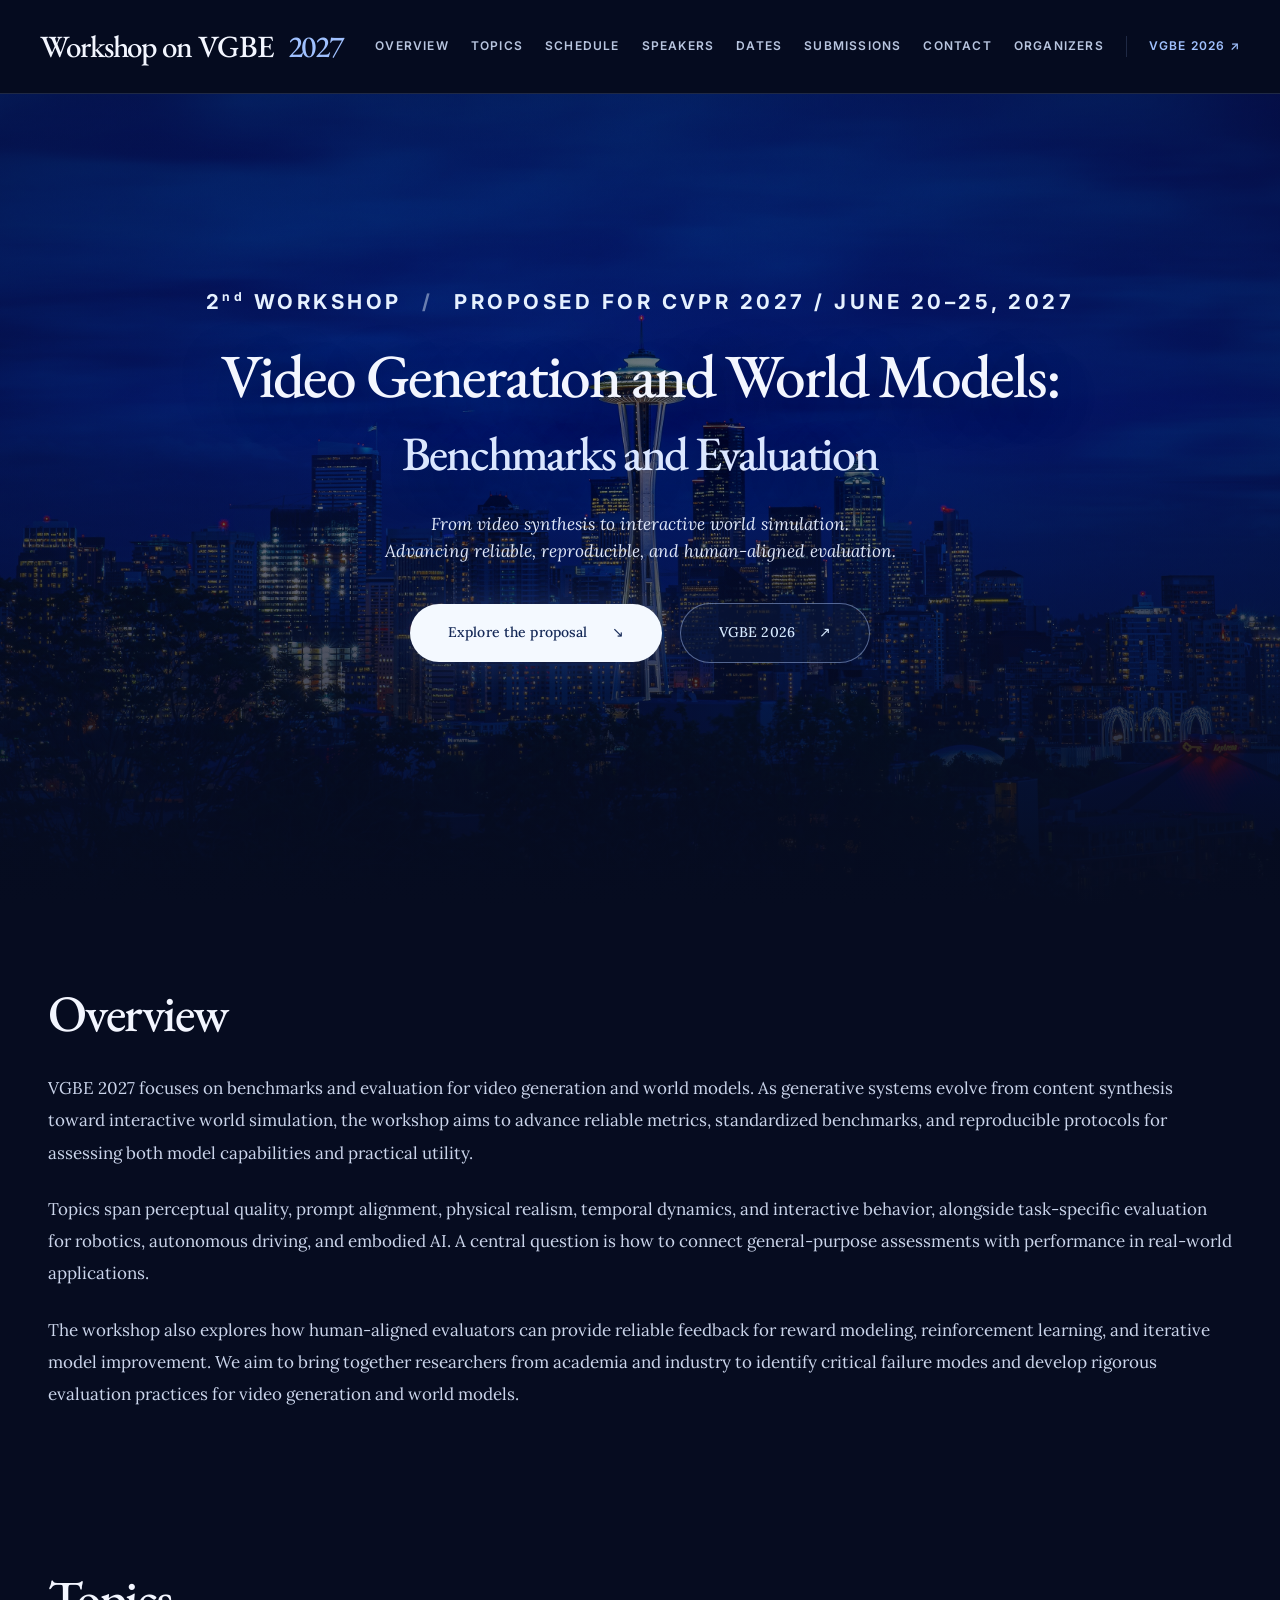
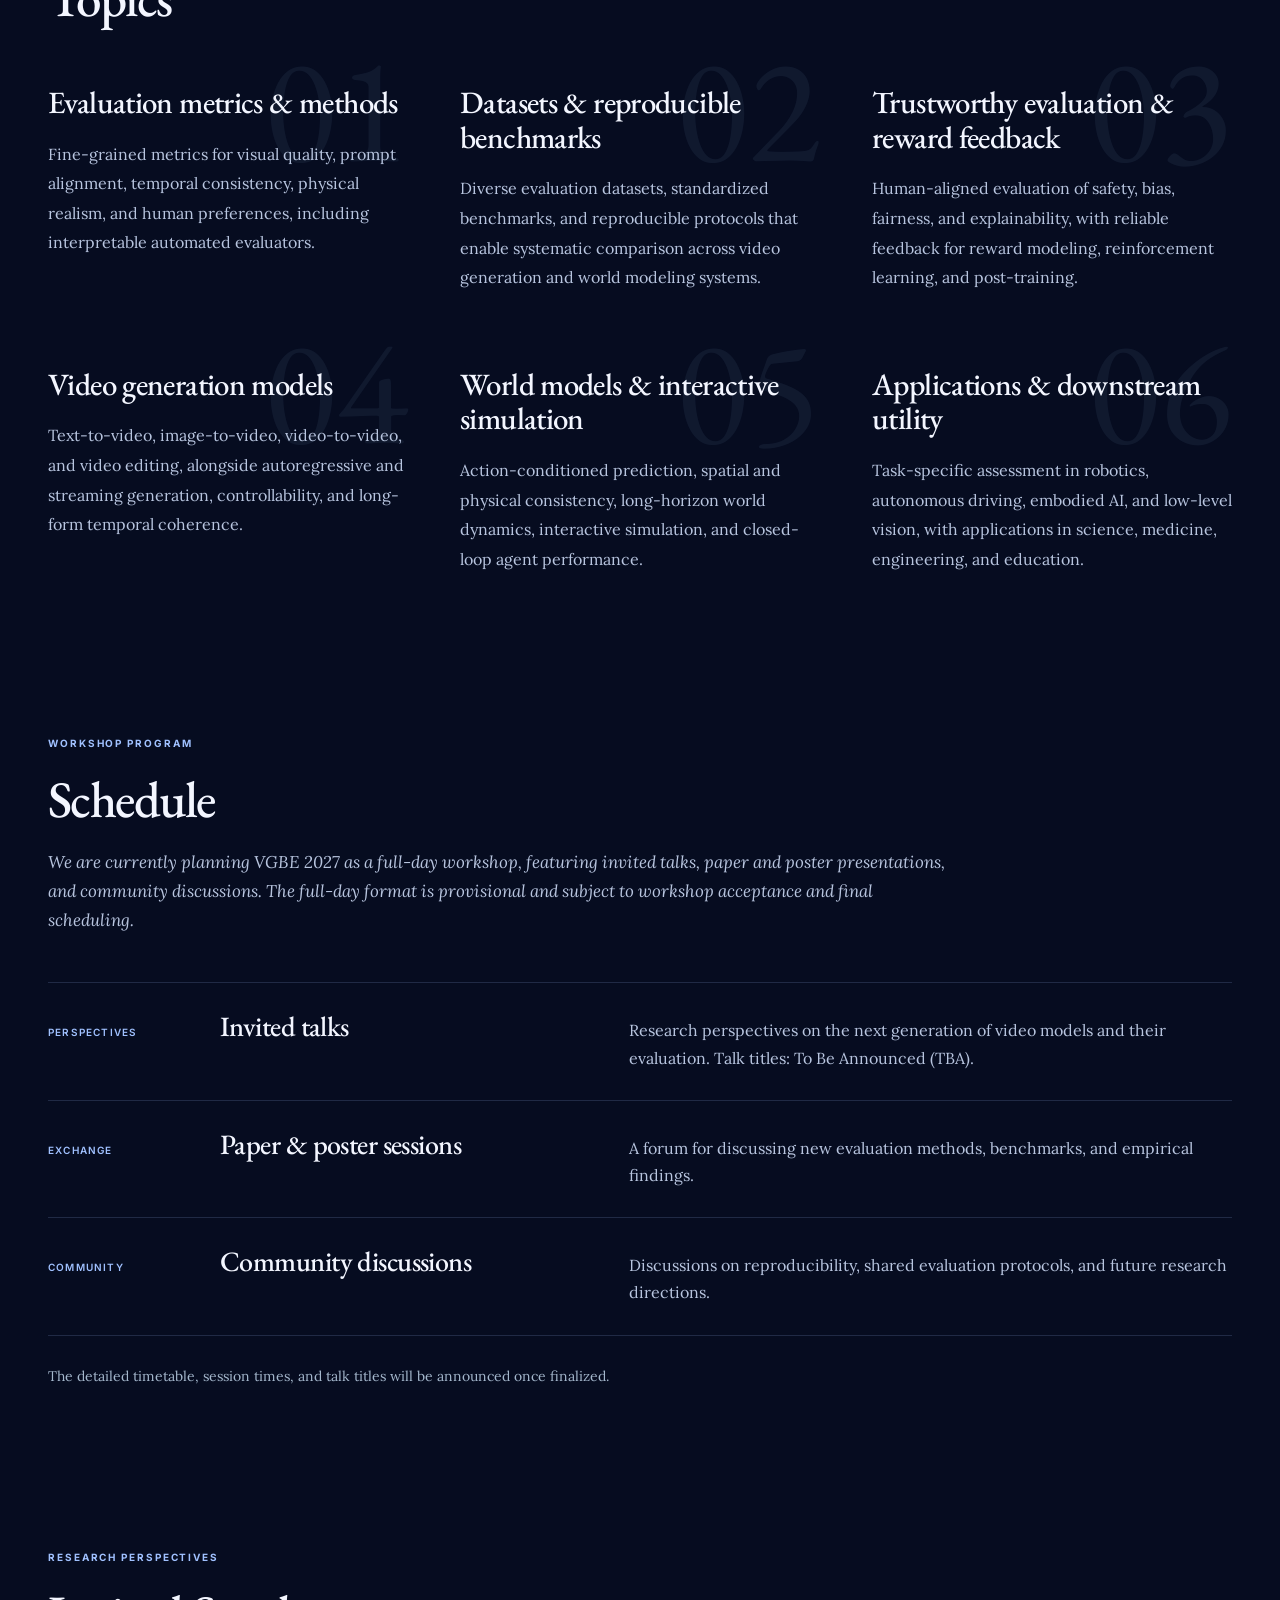
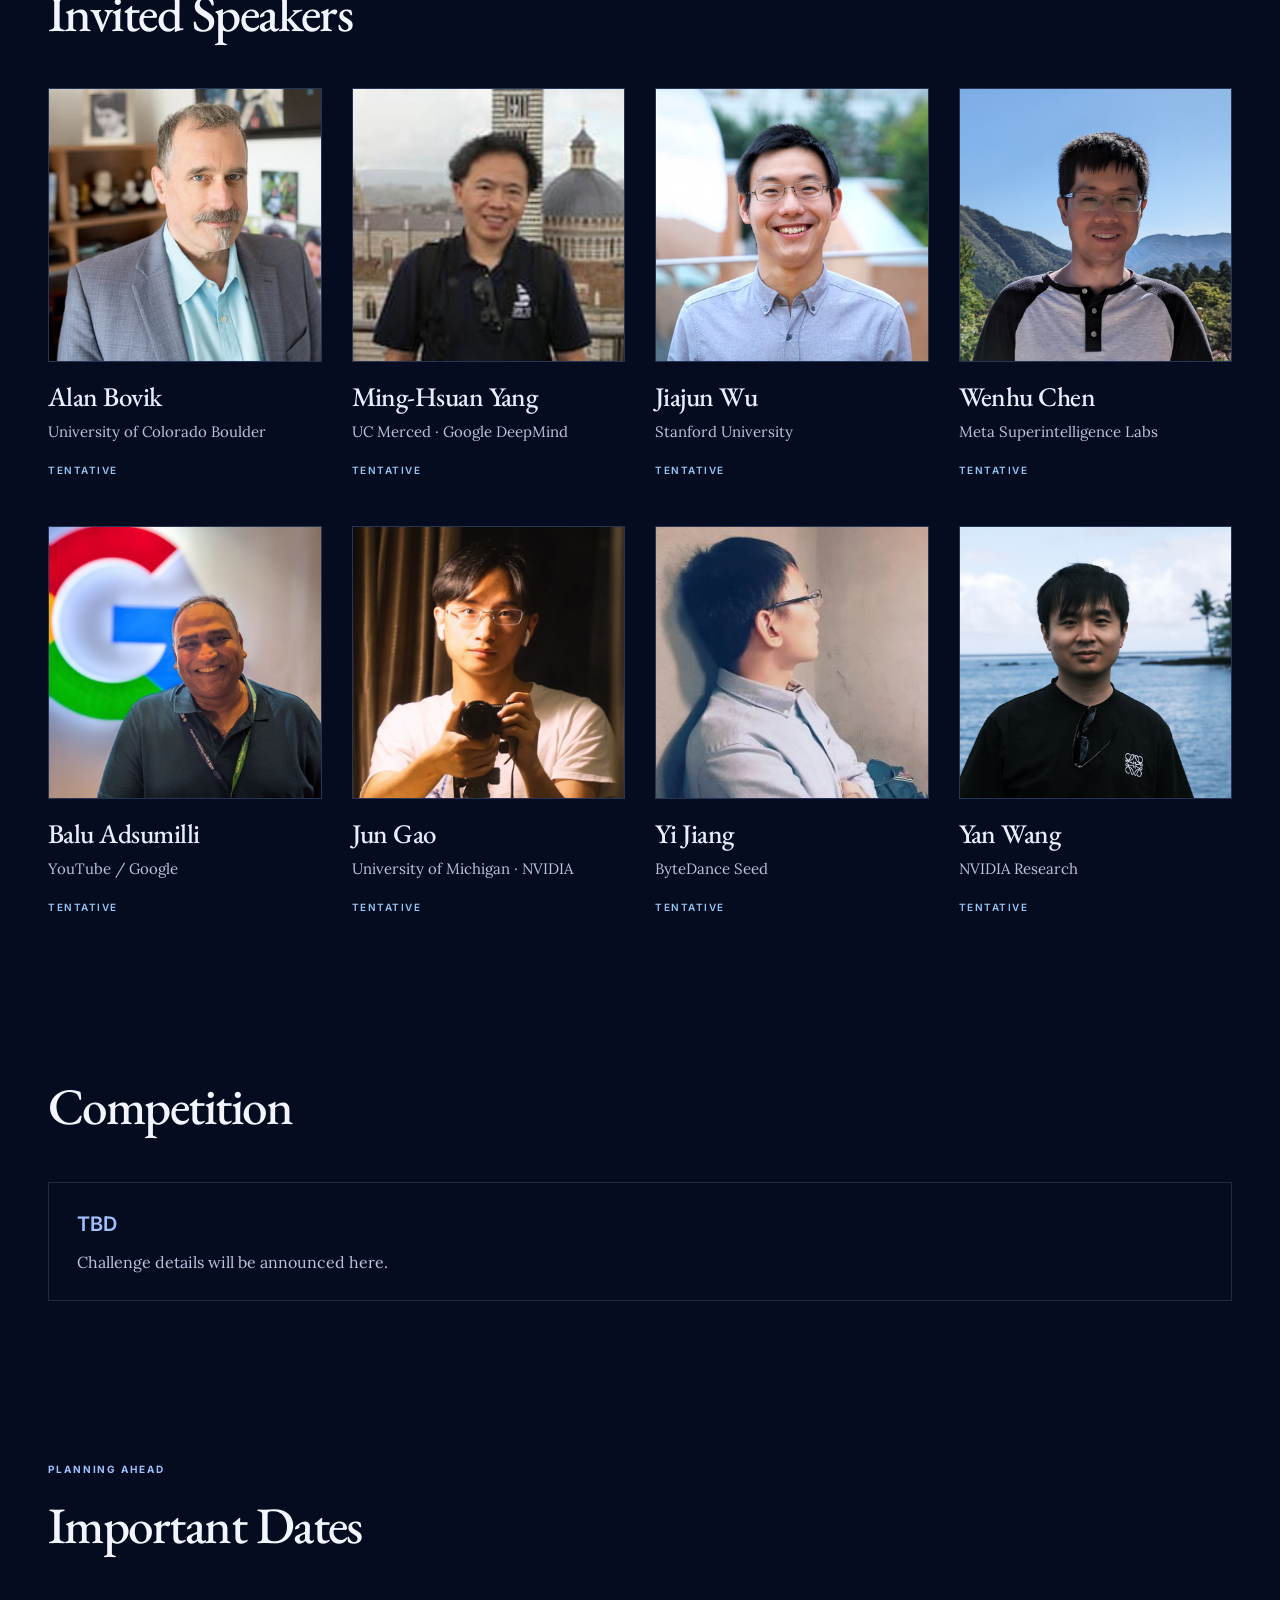
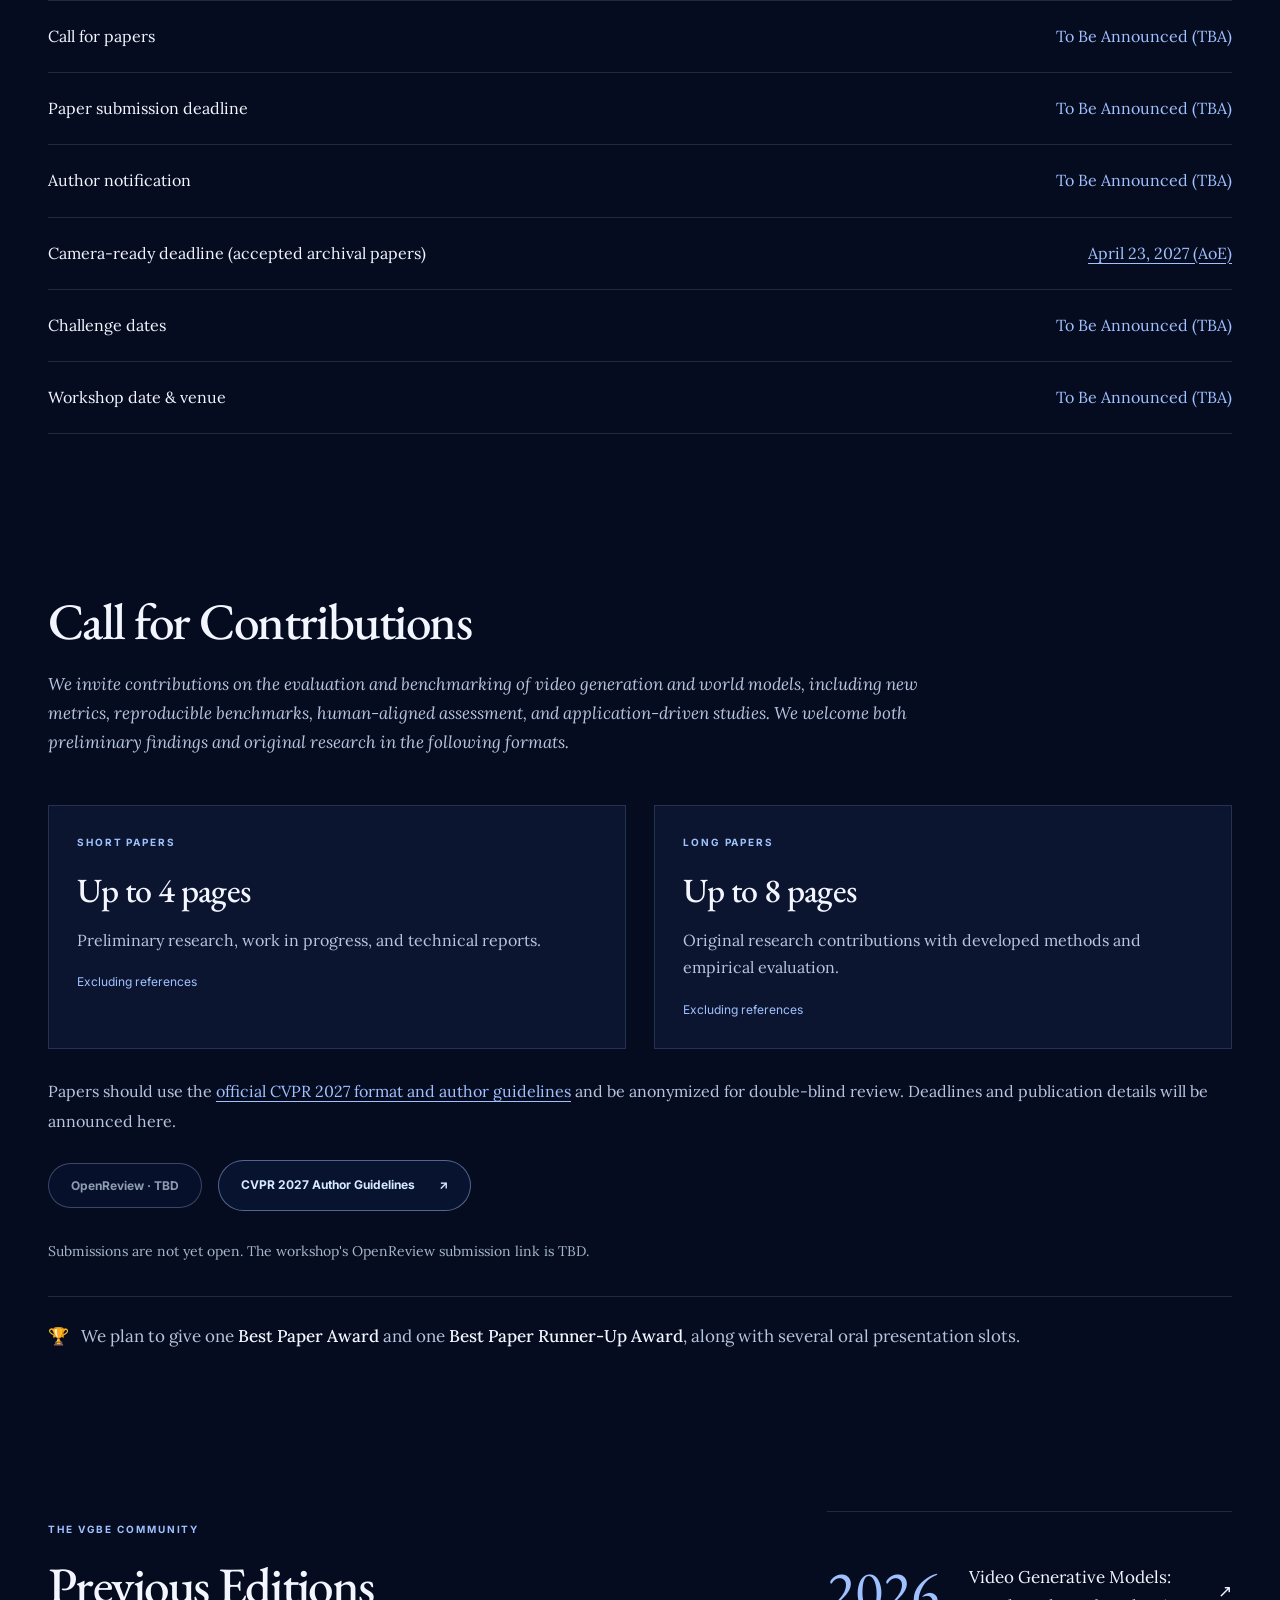
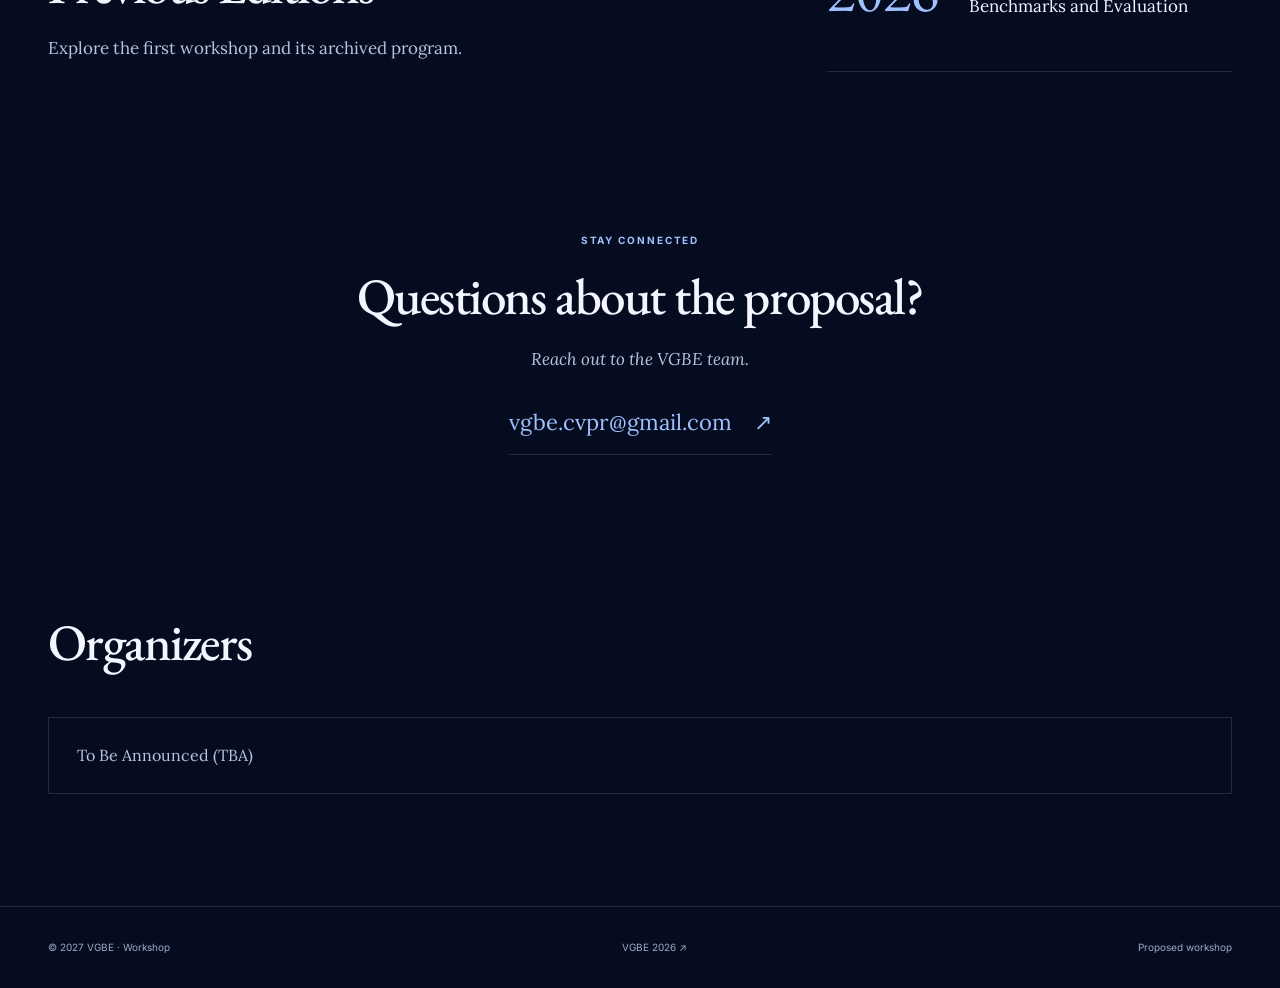
<file: index.html>
<!DOCTYPE html>
<html lang="en">

<head>
  <meta charset="UTF-8">
  <meta name="viewport" content="width=device-width, initial-scale=1">
  <meta name="description"
    content="VGBE 2027: Video Generation and World Models: Benchmarks and Evaluation. A proposed CVPR 2027 workshop on video generation, world models, benchmarks, and evaluation.">
  <meta name="theme-color" content="#060c20">
  <title>VGBE 2027 | Video Generation and World Models | Workshop Proposal</title>
  <link rel="preconnect" href="https://fonts.googleapis.com">
  <link rel="preconnect" href="https://fonts.gstatic.com" crossorigin>
  <link
    href="https://fonts.googleapis.com/css2?family=EB+Garamond:wght@400;500;600&family=Inter:wght@400;600;700&family=Lora:ital,wght@0,400;0,500;1,400&display=swap"
    rel="stylesheet">
  <link rel="stylesheet" href="styles.css?v=8">
  <script src="script.js?v=3" defer></script>
</head>

<body>
  <a class="skip-link" href="#about">Skip to content</a>
  <header class="header">
    <nav class="navigation" aria-label="Main navigation">
      <a class="brand" href="#top">Workshop on VGBE <span>2027</span></a>
      <button class="menu-toggle" type="button" aria-expanded="false" aria-controls="nav-links">Menu <span
          aria-hidden="true">☰</span></button>
      <div class="nav-links" id="nav-links">
        <a href="#about">Overview</a>
        <a href="#topics">Topics</a>
        <a href="#schedule">Schedule</a>
        <a href="#speakers">Speakers</a>
        <a href="#dates">Dates</a>
        <a href="#participate">Submissions</a>
        <a href="#contact">Contact</a>
        <a href="#organizers">Organizers</a>
        <a class="past-edition" href="2026/index.html">VGBE 2026 <span aria-hidden="true">↗</span></a>
      </div>
    </nav>
  </header>
  <main>
    <section class="hero" id="top" aria-labelledby="hero-title">
      <div class="hero-content">
        <p class="eyebrow hero-eyebrow">2<sup>nd</sup> Workshop <span aria-hidden="true">/</span> Proposed for CVPR 2027
          /</span> June 20–25, 2027
        </p>
        <h1 id="hero-title"><span class="hero-title-main">Video Generation and World Models:</span><span
            class="hero-title-subtitle">Benchmarks and Evaluation</span></h1>
        <p class="hero-description">From video synthesis to interactive world simulation.<br class="desktop-break">
          Advancing reliable, reproducible, and human-aligned evaluation.</p>
        <div class="hero-actions"><a class="button button-light" href="#about">Explore the proposal <span
              aria-hidden="true">↘</span></a><a class="button button-outline" href="2026/index.html">VGBE 2026 <span
              aria-hidden="true">↗</span></a></div>
      </div>
      <!-- <div class="hero-bottom"><span>VGBE / 2027</span><span>Measuring progress. Building trust.</span></div> -->
      <!-- <div class="hero-bottom"><span></span><span></span></div> -->
    </section>
    <section class="section overview" id="about">
      <div class="container overview-grid">
        <div>
          <h2>Overview</h2>
        </div>
        <div class="prose">
          <p>VGBE 2027 focuses on benchmarks and evaluation for video generation and world models. As generative systems
            evolve from content synthesis toward interactive world simulation, the workshop aims to advance reliable
            metrics, standardized benchmarks, and reproducible protocols for assessing both model capabilities and
            practical utility.</p>
          <p>Topics span perceptual quality, prompt alignment, physical realism, temporal dynamics, and interactive
            behavior, alongside task-specific evaluation for robotics, autonomous driving, and embodied AI. A central
            question is how to connect general-purpose assessments with performance in real-world applications.</p>
          <p>The workshop also explores how human-aligned evaluators can provide reliable feedback for reward modeling,
            reinforcement learning, and iterative model improvement. We aim to bring together researchers from academia
            and industry to identify critical failure modes and develop rigorous evaluation practices for video
            generation and world models.</p>
        </div>
      </div>
    </section>
    <section class="section topics" id="topics">
      <div class="container">
        <div class="section-heading">
          <h2>Topics</h2>
        </div>
        <div class="topic-grid">
          <article class="topic"><span class="topic-number">01</span>
            <h3>Evaluation metrics &amp; methods</h3>
            <p>Fine-grained metrics for visual quality, prompt alignment, temporal consistency, physical realism,
              and human preferences, including interpretable automated evaluators.</p>
          </article>
          <article class="topic"><span class="topic-number">02</span>
            <h3>Datasets &amp; reproducible benchmarks</h3>
            <p>Diverse evaluation datasets, standardized benchmarks, and reproducible protocols that enable
              systematic comparison across video generation and world modeling systems.</p>
          </article>
          <article class="topic"><span class="topic-number">03</span>
            <h3>Trustworthy evaluation &amp; reward feedback</h3>
            <p>Human-aligned evaluation of safety, bias, fairness, and explainability, with reliable feedback for
              reward modeling, reinforcement learning, and post-training.</p>
          </article>
          <article class="topic"><span class="topic-number">04</span>
            <h3>Video generation models</h3>
            <p>Text-to-video, image-to-video, video-to-video, and video editing, alongside autoregressive and
              streaming generation, controllability, and long-form temporal coherence.</p>
          </article>
          <article class="topic"><span class="topic-number">05</span>
            <h3>World models &amp; interactive simulation</h3>
            <p>Action-conditioned prediction, spatial and physical consistency, long-horizon world dynamics,
              interactive simulation, and closed-loop agent performance.</p>
          </article>
          <article class="topic"><span class="topic-number">06</span>
            <h3>Applications &amp; downstream utility</h3>
            <p>Task-specific assessment in robotics, autonomous driving, embodied AI, and low-level vision,
              with applications in science, medicine, engineering, and education.</p>
          </article>
        </div>
      </div>
    </section>
    <section class="section" id="schedule" aria-labelledby="schedule-title">
      <div class="container">
        <div class="section-heading">
          <div>
            <p class="eyebrow">Workshop program</p>
            <h2 id="schedule-title">Schedule</h2>
          </div>
          <p>We are currently planning VGBE 2027 as a full-day workshop, featuring invited talks, paper and poster
            presentations, and community discussions. The full-day format is provisional and subject to workshop
            acceptance and final scheduling.</p>
        </div>
        <div class="program-list">
          <article><span class="program-label">Perspectives</span>
            <h3>Invited talks</h3>
            <p>Research perspectives on the next generation of video models and their evaluation. Talk titles: To Be
              Announced (TBA).</p>
          </article>
          <article><span class="program-label">Exchange</span>
            <h3>Paper &amp; poster sessions</h3>
            <p>A forum for discussing new evaluation methods, benchmarks, and empirical findings.</p>
          </article>
          <article><span class="program-label">Community</span>
            <h3>Community discussions</h3>
            <p>Discussions on reproducibility, shared evaluation protocols, and future research directions.</p>
          </article>
        </div>
        <p class="section-note">The detailed timetable, session times, and talk titles will be announced once finalized.</p>
      </div>
    </section>
    <section class="section people-section" id="speakers" aria-labelledby="speakers-title">
      <div class="container">
        <div class="section-heading">
          <div>
            <p class="eyebrow">Research perspectives</p>
            <h2 id="speakers-title">Invited Speakers</h2>
          </div>
        </div>
        <ul class="people-grid speakers-grid">
          <li class="person-card"><a class="person-homepage" href="https://www.colorado.edu/ecee/al-bovik" target="_blank" rel="noopener noreferrer" aria-label="Alan Bovik — personal homepage (opens in a new tab)"><img class="person-portrait" src="assets/alan.png" alt="Alan Bovik" loading="lazy"
              width="320" height="320">
            <h3>Alan Bovik</h3>
            <p>University of Colorado Boulder</p><span class="tentative-label">Tentative</span>
          </a></li>
          <li class="person-card"><a class="person-homepage" href="https://faculty.ucmerced.edu/mhyang/" target="_blank" rel="noopener noreferrer" aria-label="Ming-Hsuan Yang — personal homepage (opens in a new tab)"><img class="person-portrait" src="assets/minghsuan.jpg" alt="Ming-Hsuan Yang"
              loading="lazy" width="320" height="320">
            <h3>Ming-Hsuan Yang</h3>
            <p>UC Merced · Google DeepMind</p><span class="tentative-label">Tentative</span>
          </a></li>
          <li class="person-card"><a class="person-homepage" href="https://jiajunwu.com/" target="_blank" rel="noopener noreferrer" aria-label="Jiajun Wu — personal homepage (opens in a new tab)"><img class="person-portrait" src="assets/jiajun.jpg" alt="Jiajun Wu" loading="lazy"
              width="320" height="320">
            <h3>Jiajun Wu</h3>
            <p>Stanford University</p><span class="tentative-label">Tentative</span>
          </a></li>
          <li class="person-card"><a class="person-homepage" href="https://wenhuchen.github.io/" target="_blank" rel="noopener noreferrer" aria-label="Wenhu Chen — personal homepage (opens in a new tab)"><img class="person-portrait" src="assets/wenhu.jpg" alt="Wenhu Chen" loading="lazy"
              width="320" height="320">
            <h3>Wenhu Chen</h3>
            <p>Meta Superintelligence Labs</p><span class="tentative-label">Tentative</span>
          </a></li>
          <li class="person-card"><a class="person-homepage" href="https://research.google/people/107756/" target="_blank" rel="noopener noreferrer" aria-label="Balu Adsumilli — personal homepage (opens in a new tab)"><img class="person-portrait" src="assets/balu.png" alt="Balu Adsumilli" loading="lazy"
              width="320" height="320">
            <h3>Balu Adsumilli</h3>
            <p>YouTube / Google</p><span class="tentative-label">Tentative</span>
          </a></li>
          <li class="person-card"><a class="person-homepage" href="https://j-lab.ai/" target="_blank" rel="noopener noreferrer" aria-label="Jun Gao — personal homepage (opens in a new tab)">
            <img class="person-portrait" src="assets/jun.jpg" alt="Jun Gao" loading="lazy" width="320" height="320">
            <h3>Jun Gao</h3>
            <p>University of Michigan · NVIDIA</p><span class="tentative-label">Tentative</span>
          </a></li>
          <li class="person-card"><a class="person-homepage" href="https://enjoyyi.github.io/" target="_blank" rel="noopener noreferrer" aria-label="Yi Jiang — personal homepage (opens in a new tab)">
            <img class="person-portrait" src="assets/yi.jpeg" alt="Yi Jiang" loading="lazy" width="320" height="320">
            <h3>Yi Jiang</h3>
            <p>ByteDance Seed</p><span class="tentative-label">Tentative</span>
          </a></li>
          <li class="person-card"><a class="person-homepage" href="https://yanwang.org/" target="_blank" rel="noopener noreferrer" aria-label="Yan Wang — personal homepage (opens in a new tab)"><img class="person-portrait" src="assets/yan.png" alt="Yan Wang" loading="lazy"
              width="320" height="320">
            <h3>Yan Wang</h3>
            <p>NVIDIA Research</p><span class="tentative-label">Tentative</span>
          </a></li>
        </ul>
      </div>
    </section>
    <section class="section" id="challenge" aria-labelledby="challenge-title">
      <div class="container">
        <div class="section-heading">
          <h2 id="challenge-title">Competition</h2>
        </div>
        <div class="pending-panel"><span class="pending-label">TBD</span>
          <p>Challenge details will be announced here.</p>
        </div>
      </div>
    </section>
    <section class="section dates-section" id="dates" aria-labelledby="dates-title">
      <div class="container">
        <div class="section-heading">
          <div>
            <p class="eyebrow">Planning ahead</p>
            <h2 id="dates-title">Important Dates</h2>
          </div>
        </div>
        <dl class="dates-list">
          <div>
            <dt>Call for papers</dt>
            <dd>To Be Announced (TBA)</dd>
          </div>
          <div>
            <dt>Paper submission deadline</dt>
            <dd>To Be Announced (TBA)</dd>
          </div>
          <div>
            <dt>Author notification</dt>
            <dd>To Be Announced (TBA)</dd>
          </div>
          <div>
            <dt>Camera-ready deadline (accepted archival papers)</dt>
            <dd><a href="https://cvpr.thecvf.com/Conferences/2027/CallForWorkshops" target="_blank"
                rel="noopener noreferrer"><time datetime="2027-04-23">April 23, 2027</time> (AoE)</a></dd>
          </div>
          <div>
            <dt>Challenge dates</dt>
            <dd>To Be Announced (TBA)</dd>
          </div>
          <div>
            <dt>Workshop date &amp; venue</dt>
            <dd>To Be Announced (TBA)</dd>
          </div>
        </dl>
      </div>
    </section>
    <section class="section participation" id="participate" aria-labelledby="submission-title">
      <div class="container">
        <div class="section-heading">
          <h2 id="submission-title">Call for Contributions</h2>
          <p>We invite contributions on the evaluation and benchmarking of video generation and world models,
            including new metrics, reproducible benchmarks, human-aligned assessment, and application-driven studies.
            We welcome both preliminary findings and original research in the following formats.</p>
        </div>
        <div class="paper-formats">
          <article class="paper-format"><span class="eyebrow">Short papers</span>
            <h3>Up to 4 pages</h3>
            <p>Preliminary research, work in progress, and technical reports.</p>
            <p class="paper-limit">Excluding references</p>
          </article>
          <article class="paper-format"><span class="eyebrow">Long papers</span>
            <h3>Up to 8 pages</h3>
            <p>Original research contributions with developed methods and empirical evaluation.</p>
            <p class="paper-limit">Excluding references</p>
          </article>
        </div>
        <p class="submission-guidelines">Papers should use the
          <a href="https://cvpr.thecvf.com/Conferences/2027/AuthorGuidelines" target="_blank"
            rel="noopener noreferrer">official CVPR 2027 format and author guidelines</a>
          and be anonymized for double-blind review. Deadlines and publication details will be announced here.</p>
        <div class="submission-actions">
          <button class="button button-outline" type="button" disabled aria-describedby="submission-status">OpenReview · TBD</button>
          <a class="button button-outline" href="https://cvpr.thecvf.com/Conferences/2027/AuthorGuidelines"
            target="_blank" rel="noopener noreferrer">CVPR 2027 Author Guidelines <span aria-hidden="true">↗</span></a>
        </div>
        <p class="section-note" id="submission-status">Submissions are not yet open. The workshop's OpenReview submission link is TBD.</p>
        <p class="contribution-awards"><span aria-hidden="true">🏆</span> We plan to give one
          <strong>Best Paper Award</strong> and one <strong>Best Paper Runner-Up Award</strong>, along with several
          oral presentation slots.</p>
      </div>
    </section>
    <section class="section past-workshops" id="past-workshops" aria-labelledby="past-title">
      <div class="container past-inner">
        <div>
          <p class="eyebrow">The VGBE community</p>
          <h2 id="past-title">Previous Editions</h2>
          <p>Explore the first workshop and its archived program.</p>
        </div><a class="edition-card" href="2026/index.html"><span class="edition-year">2026</span><span>Video Generative
            Models:<br>Benchmarks and Evaluation</span><span aria-hidden="true">↗</span></a>
      </div>
    </section>
    <section class="section contact" id="contact">
      <div class="container contact-inner">
        <div>
          <p class="eyebrow">Stay connected</p>
          <h2>Questions about the proposal?</h2>
          <p>Reach out to the VGBE team.</p>
        </div><a class="contact-link" href="mailto:vgbe.cvpr@gmail.com">vgbe.cvpr@gmail.com <span
            aria-hidden="true">↗</span></a>
      </div>
    </section>
    <section class="section" id="organizers" aria-labelledby="organizers-title">
      <div class="container">
        <div class="section-heading">
          <h2 id="organizers-title">Organizers</h2>
        </div>
        <div class="pending-panel">
          <p>To Be Announced (TBA)</p>
        </div>
      </div>
    </section>
  </main>
  <footer>
    <div class="container footer-inner">
      <p>© 2027 VGBE · Workshop</p><a href="2026/index.html">VGBE 2026 <span
          aria-hidden="true">↗</span></a>
      <p>Proposed workshop</p>
    </div>
  </footer>
</body>

</html>
</file>
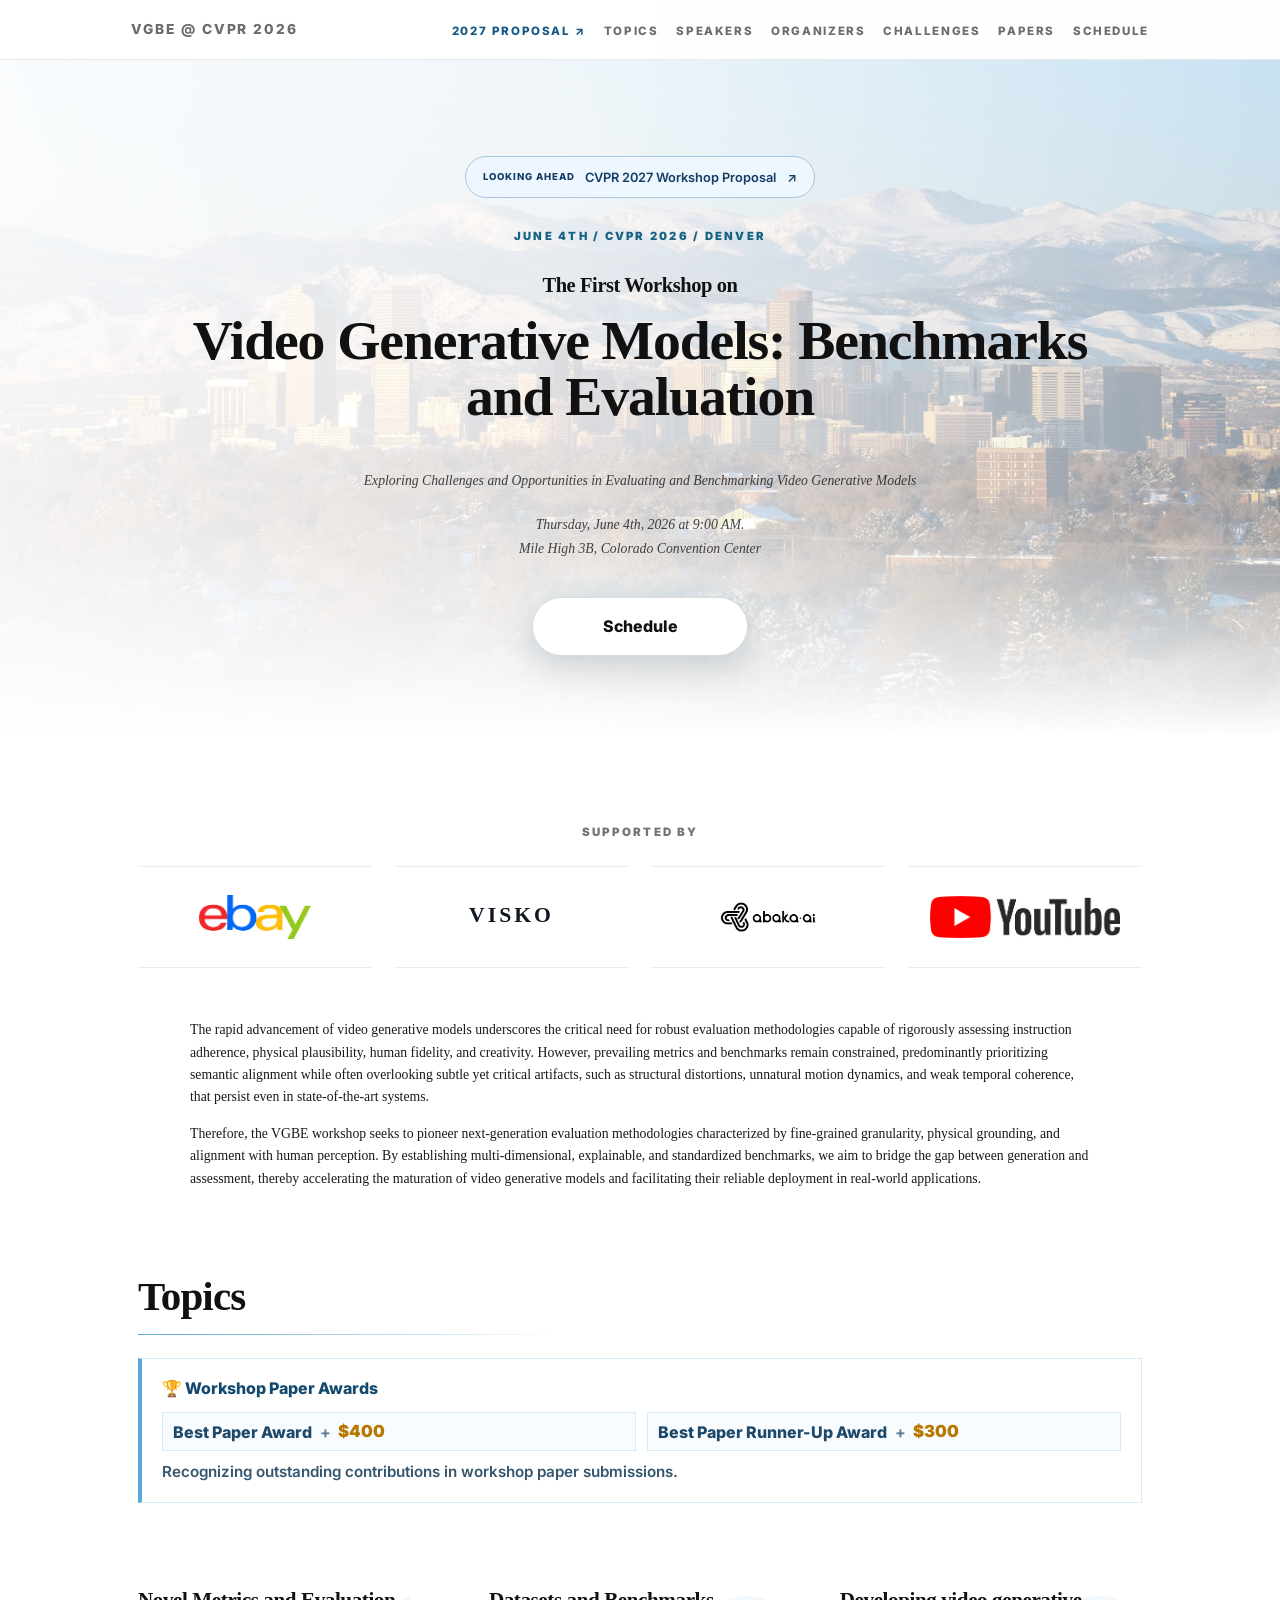
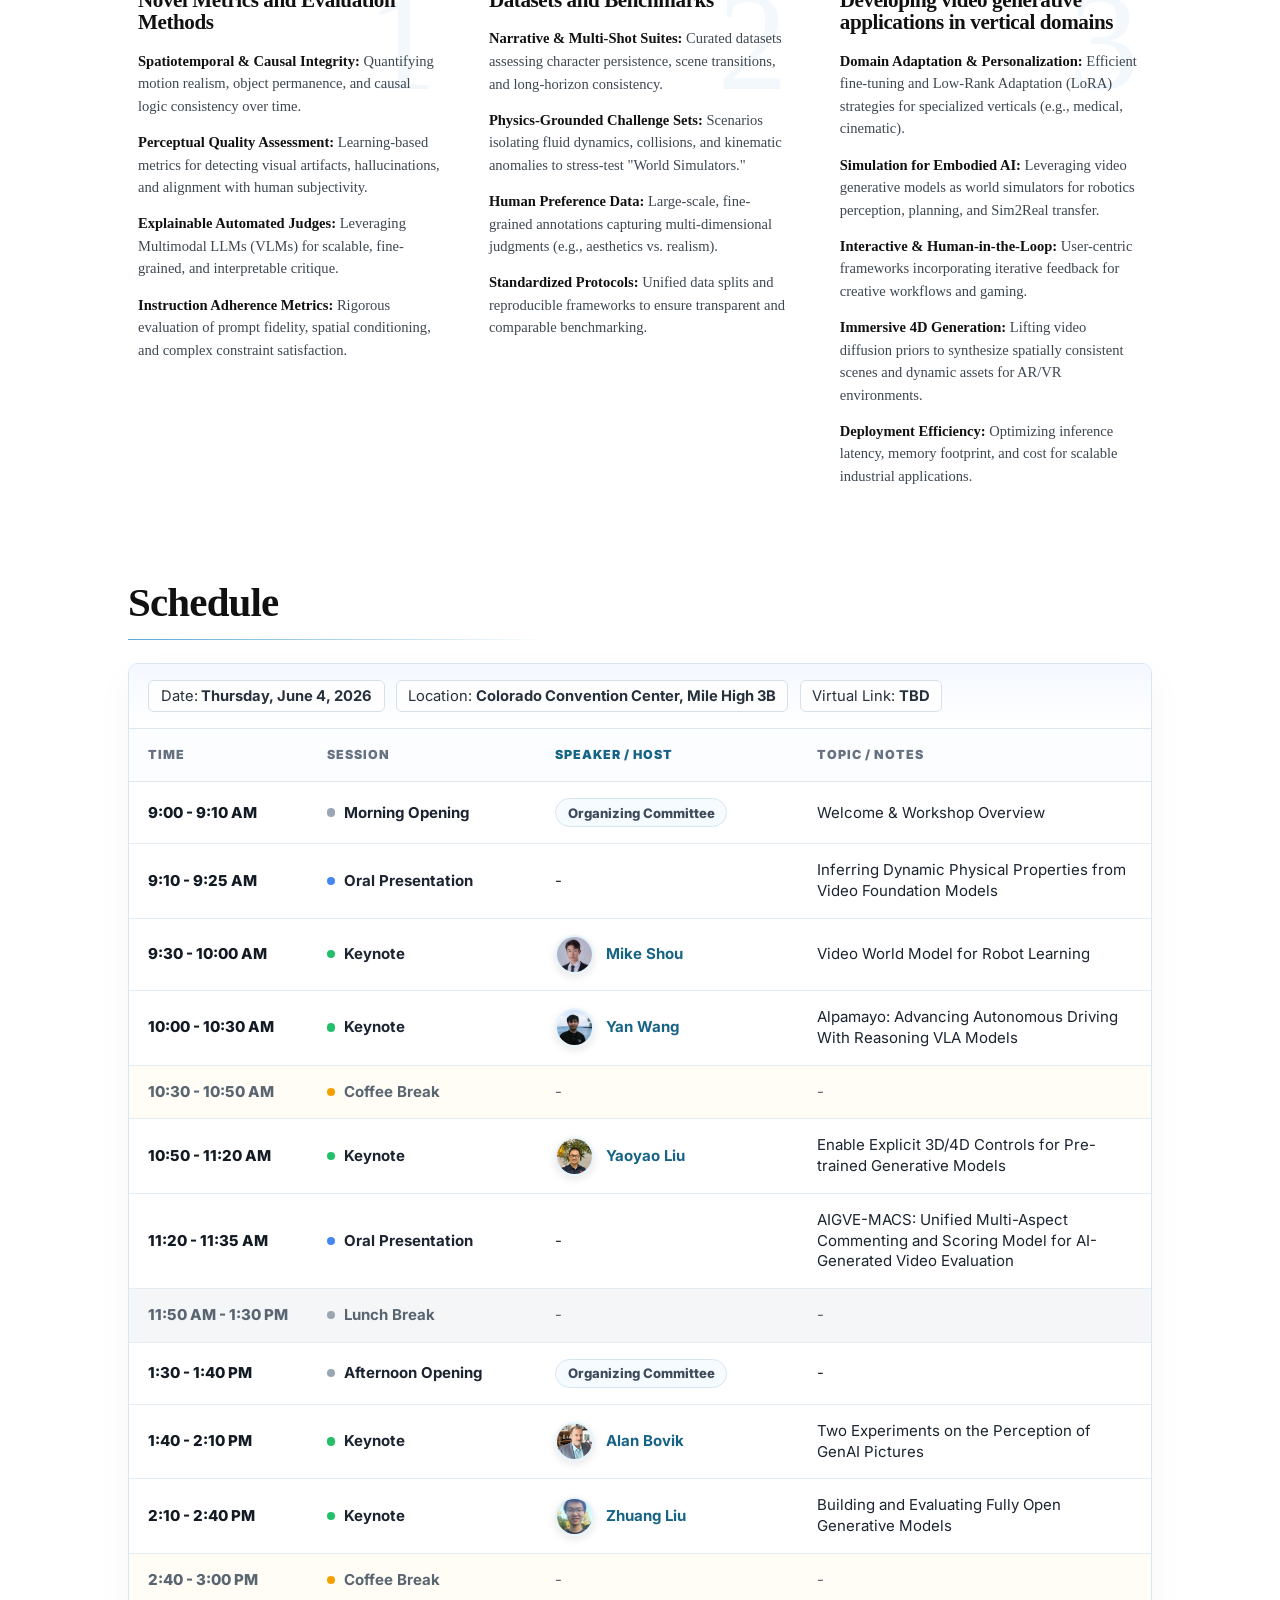
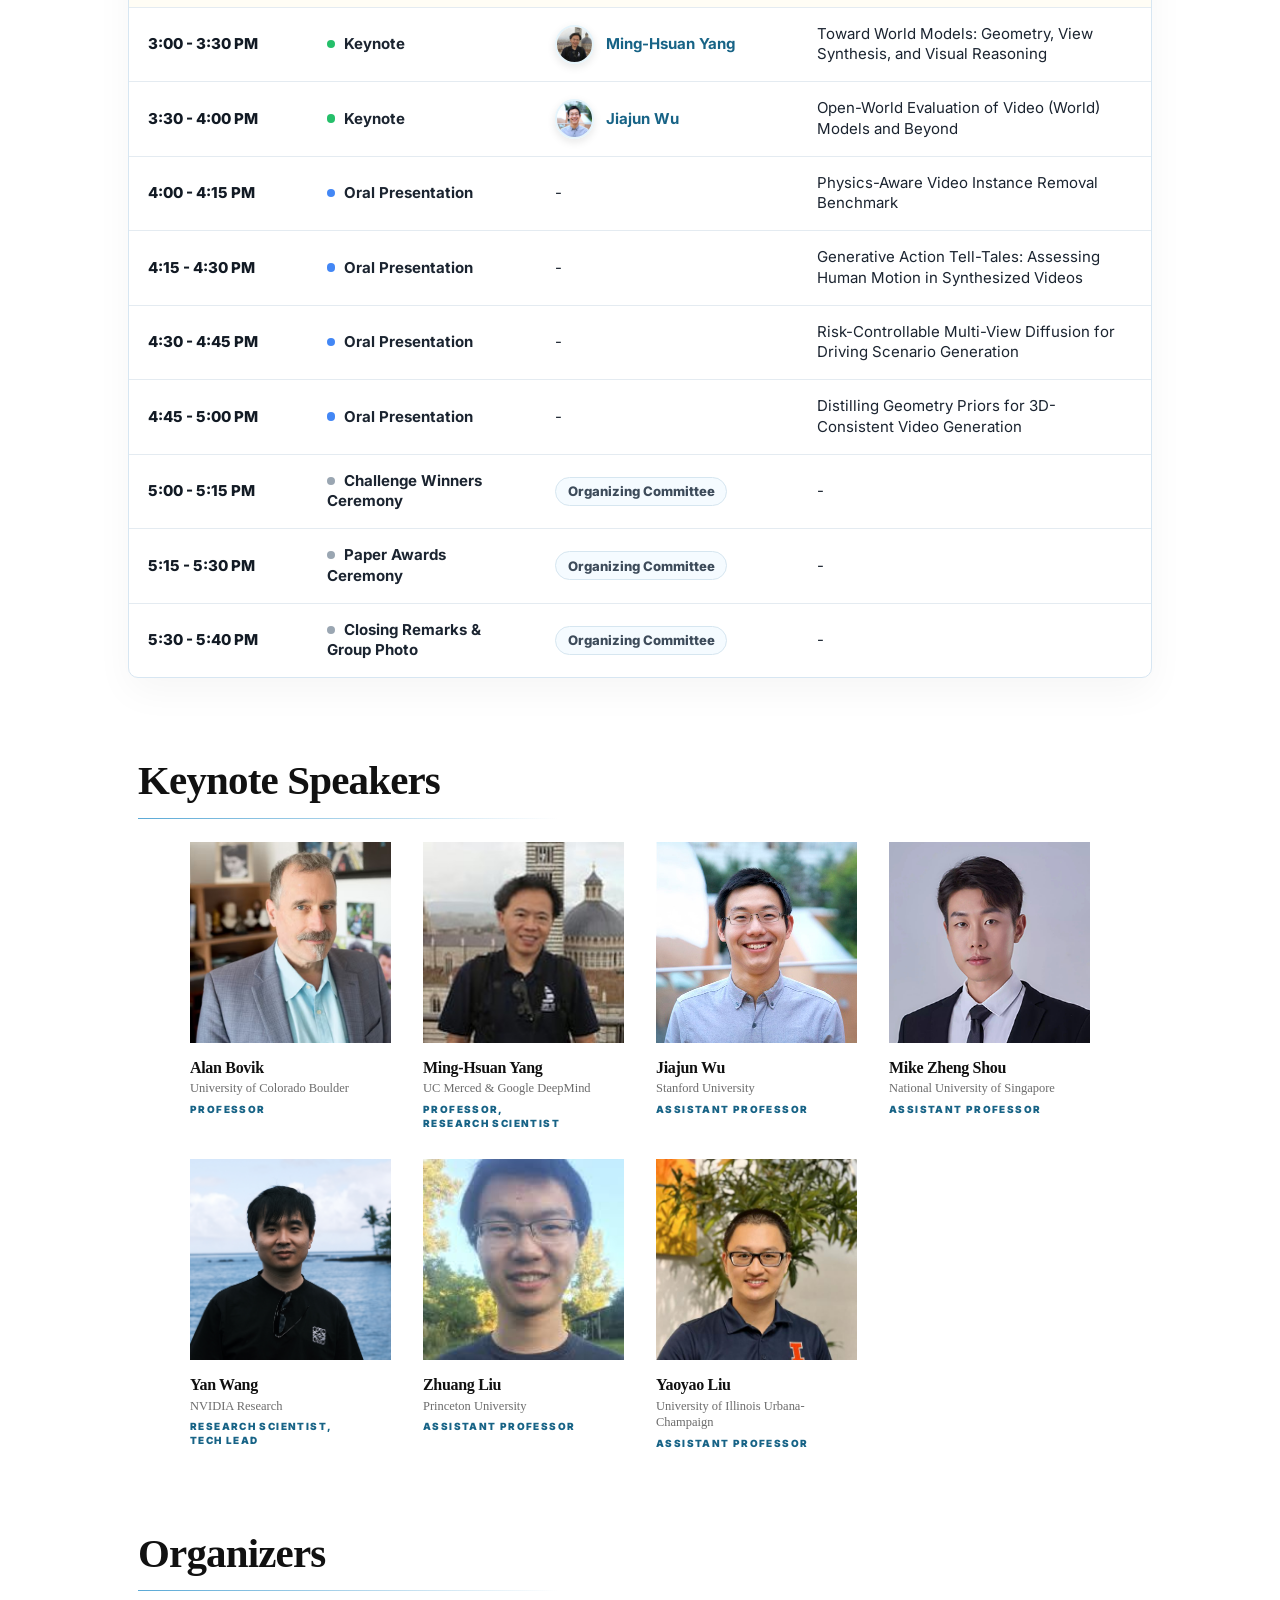
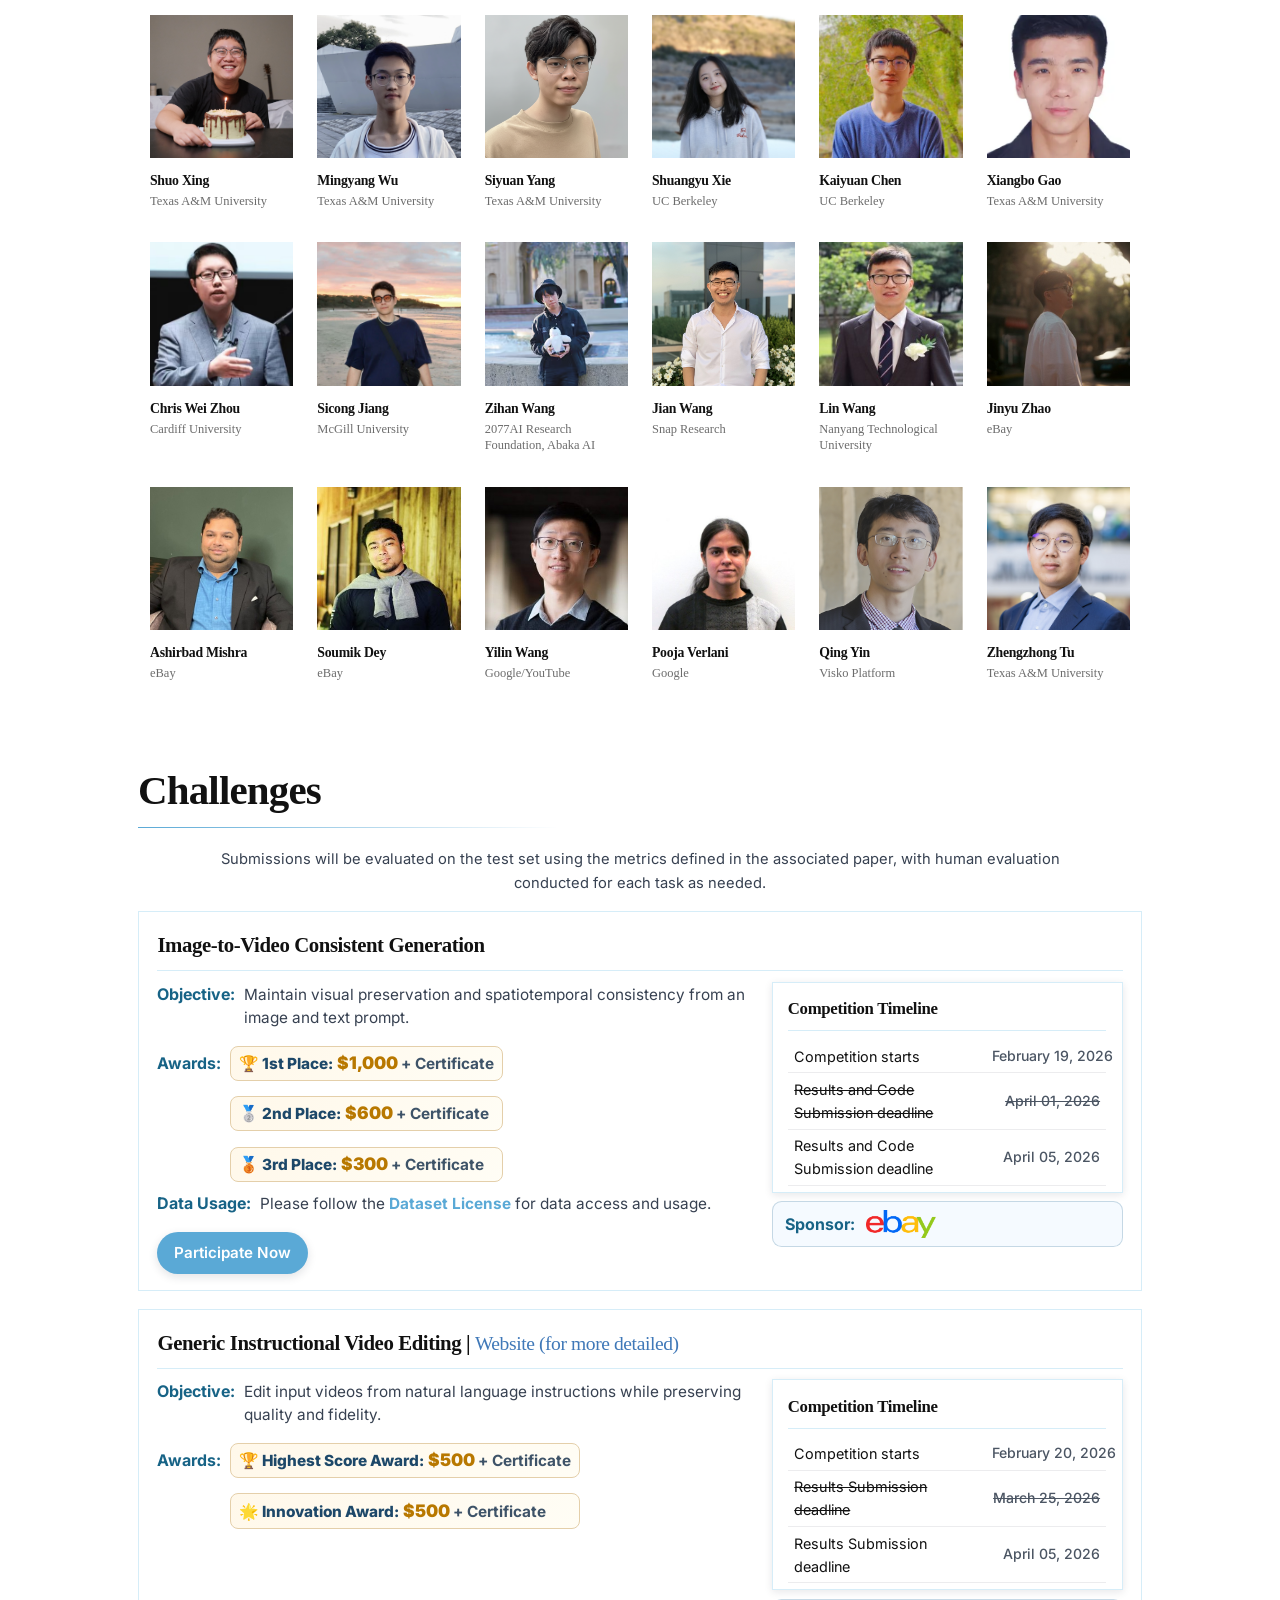
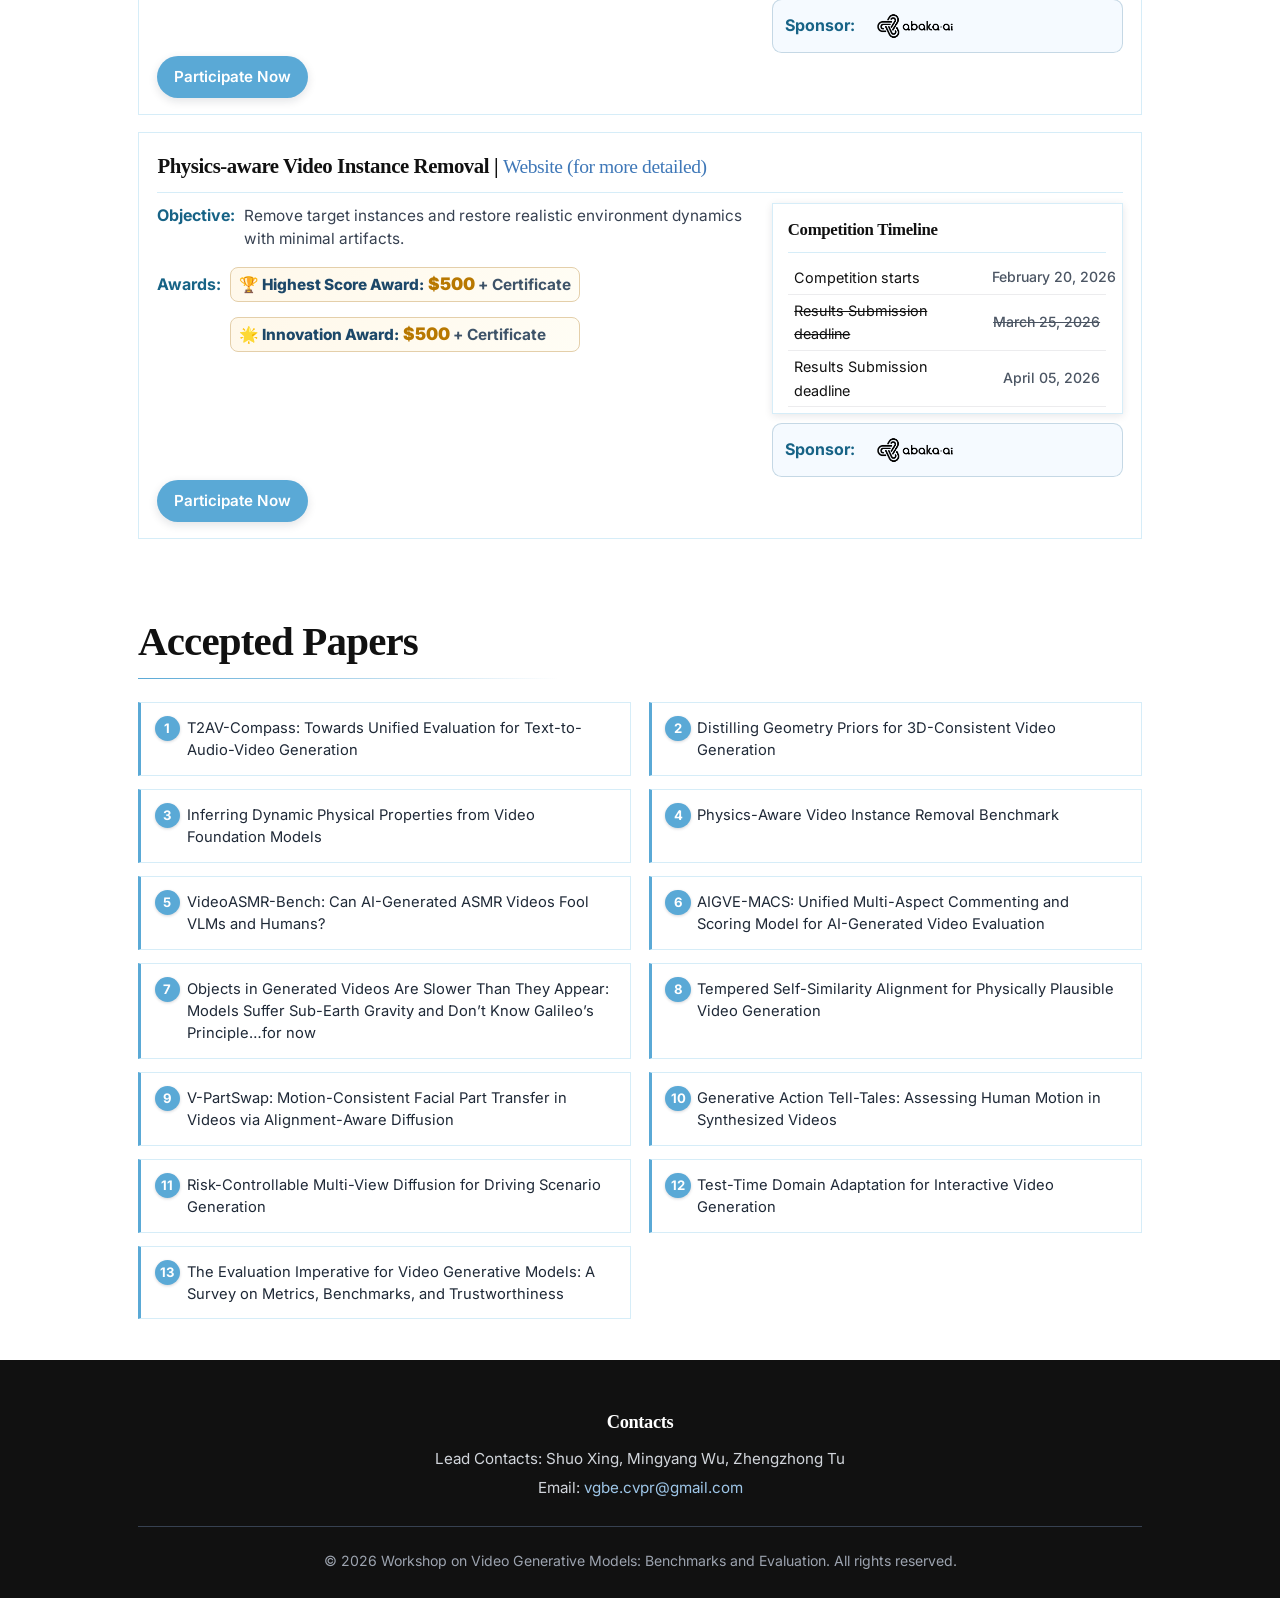
<file: 2026/index.html>
<!DOCTYPE html>
<!-- Based on the source code from The First Workshop on Short-Form Video Understanding: The Next Frontier in Video Intelligence (ICCV 2025) -->
<!-- Source: https://short-form-video-understanding.github.io/ -->
<html lang="en">

<head>
    <meta charset="UTF-8" />
    <meta http-equiv="X-UA-Compatible" content="IE=edge" />
    <meta name="viewport" content="initial-scale=1.0, user-scalable=no, width=device-width" />
    <title>Workshop on Video Generative Models: Benchmarks and Evaluation</title>
    <link rel="stylesheet" href="styles.css">
    <link rel="preconnect" href="https://fonts.googleapis.com">
    <link rel="preconnect" href="https://fonts.gstatic.com" crossorigin>
    <link href="https://fonts.googleapis.com/css2?family=Inter:wght@400;500;600;700&display=swap" rel="stylesheet">
    <link href="https://fonts.googleapis.com/css2?family=Exo+2:ital,wght@0,100..900;1,100..900&display=swap"
        rel="stylesheet">
    <link rel="stylesheet" href="https://cdnjs.cloudflare.com/ajax/libs/font-awesome/6.5.1/css/all.min.css">
    <style>
        /* Ensure the map container fills its section */
        #map-container {
            width: 100%;
            height: 500px;
            margin: 0;
            padding: 0;
        }
    </style>
</head>

<body>
    <header class="header">
        <nav class="nav-container">
            <a class="nav-brand" href="#top" aria-label="VGBE home">VGBE @ CVPR 2026</a>
            <div class="nav-sponsor-strip" aria-label="Sponsors">
                <img src="assets/ebay.png" alt="eBay logo" class="nav-sponsor-logo">
                <img src="assets/visko.svg" alt="VISKO logo" class="nav-sponsor-logo">
                <img src="assets/abaka_ai.png" alt="Abaka AI logo" class="nav-sponsor-logo">
                <img src="assets/youtube.png" alt="YouTube logo" class="nav-sponsor-logo">
            </div>
            <ul class="nav-links">
                <li><a class="edition-2027-link" href="../index.html">2027 Proposal ↗</a></li>
                <li><a href="#topics">Topics</a></li>
                <li><a href="#speakers">Speakers</a></li>
                <li><a href="#organizers">Organizers</a></li>
                <li><a href="#challenges">Challenges</a></li>
                <li><a href="#accepted-papers">Papers</a></li>
                <li><a href="#schedule">Schedule</a></li>
                <!-- <li><a href="#area-chairs">Program Committee</a></li> -->
            </ul>
        </nav>
    </header>
    <main>
        <section id="top" class="hero">
            <div class="hero-content">
                <a class="edition-announcement" href="../index.html"><span>LOOKING AHEAD</span> CVPR 2027 Workshop Proposal <span aria-hidden="true">↗</span></a>
                <p class="hero-kicker">June 4th / CVPR 2026 / Denver</p>
                <h1>The First Workshop on</h1>
                <h1 class="hero-title-main">
                    <span>Video</span>
                    <span>Generative</span>
                    <span>Models:</span>
                    <span>Benchmarks</span>
                    <span>and Evaluation</span>
                </h1>
                <h2></h2>
                <p class="hero-subtitle hero-tagline">
                    Exploring Challenges and Opportunities in Evaluating and Benchmarking Video Generative Models
                </p>
                <p class="hero-subtitle">Thursday, June 4th, 2026 at 9:00 AM.</p>
                <p class="hero-subtitle">Mile High 3B, Colorado Convention Center</p>
                <div class="cta-buttons">
                    <a href="#schedule" class="cta-primary cta-glow">Schedule</a>
                </div>
            </div>
        </section>

        <section id="sponsors" class="hero-sponsors" aria-labelledby="sponsors-title">
            <div class="container">
                <p id="sponsors-title" class="sponsors-eyebrow">Supported by</p>
                <div class="sponsor-logo-grid">
                    <a class="sponsor-logo-tile" href="https://www.ebay.com/" target="_blank" rel="noopener noreferrer" aria-label="eBay">
                        <img src="assets/ebay.png" alt="eBay logo">
                    </a>
                    <a class="sponsor-logo-tile" href="https://visko.ai/" target="_blank" rel="noopener noreferrer" aria-label="VISKO">
                        <img src="assets/visko.svg" alt="VISKO logo">
                    </a>
                    <a class="sponsor-logo-tile" href="https://abaka.ai/" target="_blank" rel="noopener noreferrer" aria-label="Abaka AI">
                        <img src="assets/abaka_ai.png" alt="Abaka AI logo">
                    </a>
                    <a class="sponsor-logo-tile" href="https://www.youtube.com/" target="_blank" rel="noopener noreferrer" aria-label="YouTube">
                        <img src="assets/youtube.png" alt="YouTube logo">
                    </a>
                </div>
            </div>
        </section>

        <section id="about" class="section about-section">
            <div class="container">
                <p>
                    The rapid advancement of video generative models underscores the critical need for robust evaluation
                    methodologies capable of rigorously assessing instruction adherence, physical plausibility, human
                    fidelity, and creativity. However, prevailing metrics and benchmarks remain constrained,
                    predominantly prioritizing semantic alignment while often overlooking subtle yet critical artifacts,
                    such as structural distortions, unnatural motion dynamics, and weak temporal coherence, that persist
                    even in state-of-the-art systems.
                </p>
                <p>
                    Therefore, the VGBE workshop seeks to pioneer next-generation evaluation methodologies characterized
                    by fine-grained granularity, physical grounding, and alignment with human perception.
                    By establishing multi-dimensional, explainable, and standardized benchmarks, we aim to bridge the
                    gap between generation and assessment, thereby accelerating the maturation of video generative
                    models and facilitating their reliable deployment in real-world applications.
                </p>
            </div>
        </section>

        <section id="topics" class="section bg-light">
            <div class="container">
                <h2>Topics</h2>
                <div class="workshop-awards-callout">
                    <p class="workshop-awards-eyebrow">🏆 Workshop Paper Awards</p>
                    <div class="workshop-awards-row">
                        <div class="workshop-award-chip">
                            <span class="workshop-award-name">Best Paper Award</span>
                            <span class="workshop-award-join">+</span>
                            <span class="workshop-award-cash">$400</span>
                        </div>
                        <div class="workshop-award-chip">
                            <span class="workshop-award-name">Best Paper Runner-Up Award</span>
                            <span class="workshop-award-join">+</span>
                            <span class="workshop-award-cash">$300</span>
                        </div>
                    </div>
                    <p class="workshop-awards-note">Recognizing outstanding contributions in workshop paper submissions.</p>
                </div>
                <br>
                <!-- <p>We invite contributions on (but not limited to):</p> -->
                <br>
                <div class="topics-grid">

                    <div class="topic-card">
                        <h3>Novel Metrics and Evaluation Methods</h3>
                        <ul>
                            <li><strong>Spatiotemporal & Causal Integrity:</strong> Quantifying motion realism, object permanence, and causal logic consistency over time.</li>
                            <li><strong>Perceptual Quality Assessment:</strong> Learning-based metrics for detecting visual artifacts, hallucinations, and alignment with human subjectivity.</li>
                            <li><strong>Explainable Automated Judges:</strong> Leveraging Multimodal LLMs (VLMs) for scalable, fine-grained, and interpretable critique.</li>
                            <li><strong>Instruction Adherence Metrics:</strong> Rigorous evaluation of prompt fidelity, spatial conditioning, and complex constraint satisfaction.</li>
                        </ul>
                    </div>

                    <div class="topic-card">
                        <h3>Datasets and Benchmarks</h3>
                        <ul>
                            <li><strong>Narrative & Multi-Shot Suites:</strong> Curated datasets assessing character persistence, scene transitions, and long-horizon consistency.</li>
                            <li><strong>Physics-Grounded Challenge Sets:</strong> Scenarios isolating fluid dynamics, collisions, and kinematic anomalies to stress-test "World Simulators."</li>
                            <li><strong>Human Preference Data:</strong> Large-scale, fine-grained annotations capturing multi-dimensional judgments (e.g., aesthetics vs. realism).</li>
                            <li><strong>Standardized Protocols:</strong> Unified data splits and reproducible frameworks to ensure transparent and comparable benchmarking.</li>
                        </ul>
                    </div>

                    <div class="topic-card">
                        <h3>Developing video generative applications in vertical domains</h3>
                        <ul>
                            <li><strong>Domain Adaptation & Personalization:</strong> Efficient fine-tuning and Low-Rank Adaptation (LoRA) strategies for specialized verticals (e.g., medical, cinematic).</li>
                            <li><strong>Simulation for Embodied AI:</strong> Leveraging video generative models as world simulators for robotics perception, planning, and Sim2Real transfer.</li>
                            <li><strong>Interactive & Human-in-the-Loop:</strong> User-centric frameworks incorporating iterative feedback for creative workflows and gaming.</li>
                            <li><strong>Immersive 4D Generation:</strong> Lifting video diffusion priors to synthesize spatially consistent scenes and dynamic assets for AR/VR environments.</li>
                            <li><strong>Deployment Efficiency:</strong> Optimizing inference latency, memory footprint, and cost for scalable industrial applications.</li>
                        </ul>
                    </div>

                </div>
            </div>
        </section>

        <section id="challenges" class="section section-challenge">
            <div class="container">
                <h2>Challenges</h2>
                <p class="challenge-lead">
                    Submissions will be evaluated on the test set using the metrics defined in the associated paper, with human evaluation conducted for each task as needed.
                </p>

                <div class="paper-tracks-grid">
                    <div class="paper-track-card challenge-track-card">
                        <div class="card-header-simple">
                            <h4>Image-to-Video Consistent Generation</h4>
                        </div>
                        <div class="challenge-track-body">
                            <div class="challenge-track-details">
                                <ul class="track-details-list">
                                    <li>
                                        <span class="detail-label">Objective:</span>
                                        <span class="detail-value">
                                            Maintain visual preservation and spatiotemporal consistency from an image and text prompt.
                                        </span>
                                    </li>
                                    <!-- <li>
                                        <span class="detail-label">Protocol:</span>
                                        <span class="detail-value">
                                            A subset of test samples will be released in Phase 1. Participants are required to submit <strong>model checkpoints</strong> and <strong>inference code</strong>. Final rankings will be determined by a combination of automated metrics and rigorous human evaluation.
                                        </span>
                                    </li> -->
                                    <li>
                                        <span class="detail-label">Awards:</span>
                                        <div class="detail-value">
                                            <ul class="award-rank-list">
                                                <li><span class="award-rank-icon" aria-hidden="true">🏆</span><span class="award-rank-title">1st Place:</span><span class="award-rank-cash">$1,000</span><span class="award-rank-note">+ Certificate</span></li>
                                                <li><span class="award-rank-icon" aria-hidden="true">🥈</span><span class="award-rank-title">2nd Place:</span><span class="award-rank-cash">$600</span><span class="award-rank-note">+ Certificate</span></li>
                                                <li><span class="award-rank-icon" aria-hidden="true">🥉</span><span class="award-rank-title">3rd Place:</span><span class="award-rank-cash">$300</span><span class="award-rank-note">+ Certificate</span></li>
                                            </ul>
                                        </div>
                                    </li>
                                    <li>
                                        <span class="detail-label">Data Usage:</span>
                                        <span class="detail-value">
                                            Please follow the <a href="https://github.com/VidGen-Bench-Eval/VidGen-Bench-Eval.github.io/blob/main/data/LICENSE.md" target="_blank" rel="noopener noreferrer"><strong>Dataset License</strong></a> for data access and usage.
                                        </span>
                                    </li>
                                </ul>
                                <a href="https://www.codabench.org/competitions/14009/" target="_blank" rel="noopener noreferrer" class="challenge-action-button">Participate Now</a>
                            </div>
                            <div class="challenge-side-column">
                                <div class="timeline-card challenge-inline-timeline">
                                    <div class="card-header-simple">
                                        <h4>Competition Timeline</h4>
                                    </div>
                                    <table class="important-dates-table compact-dates-table">
                                        <tbody>
                                            <tr>
                                                <td class="event-col">Competition starts</td>
                                                <td class="date-col">February 19, 2026</td>
                                            </tr>
                                            <tr>
                                                <td class="event-col"><s>Results and Code Submission deadline</s></td>
                                                <td class="date-col"><s>April 01, 2026</s></td>
                                            </tr>
                                            <tr>
                                                <td class="event-col">Results and Code Submission deadline</td>
                                                <td class="date-col">April 05, 2026</td>
                                            </tr>
                                        </tbody>
                                    </table>
                                </div>
                                <div class="challenge-side-sponsor">
                                    <span class="detail-label">Sponsor:</span>
                                    <img src="assets/ebay.png" alt="eBay logo" class="challenge-side-sponsor-logo challenge-side-sponsor-logo-ebay">
                                </div>
                            </div>
                        </div>
                    </div>

                    <div class="paper-track-card challenge-track-card">
                        <div class="card-header-simple">
                            <h4>
                                Generic Instructional Video Editing
                                | <a href="https://xiangbogaobarry.github.io/GIVE-CVPR-VGBE-2026/" target="_blank" rel="noopener noreferrer" class="challenge-title-link">Website (for more detailed)</a>
                            </h4>
                        </div>
                        <div class="challenge-track-body">
                            <div class="challenge-track-details">
                                <ul class="track-details-list">
                                    <li>
                                        <span class="detail-label">Objective:</span>
                                        <span class="detail-value">
                                            Edit input videos from natural language instructions while preserving quality and fidelity.
                                        </span>
                                    </li>
                                    <li>
                                        <span class="detail-label">Awards:</span>
                                        <div class="detail-value">
                                            <ul class="award-rank-list">
                                                <li><span class="award-rank-icon" aria-hidden="true">🏆</span><span class="award-rank-title">Highest Score Award:</span><span class="award-rank-cash">$500</span><span class="award-rank-note">+ Certificate</span></li>
                                                <li><span class="award-rank-icon" aria-hidden="true">🌟</span><span class="award-rank-title">Innovation Award:</span><span class="award-rank-cash">$500</span><span class="award-rank-note">+ Certificate</span></li>
                                            </ul>
                                        </div>
                                    </li>
                                </ul>
                            </div>
                            <div class="challenge-side-column">
                                <div class="timeline-card challenge-inline-timeline">
                                    <div class="card-header-simple">
                                        <h4>Competition Timeline</h4>
                                    </div>
                                    <table class="important-dates-table compact-dates-table">
                                        <tbody>
                                            <tr>
                                                <td class="event-col">Competition starts</td>
                                                <td class="date-col">February 20, 2026</td>
                                            </tr>
                                            <tr>
                                                <td class="event-col"><s>Results Submission deadline</s></td>
                                                <td class="date-col"><s>March 25, 2026</s></td>
                                            </tr>
                                            <tr>
                                                <td class="event-col">Results Submission deadline</td>
                                                <td class="date-col">April 05, 2026</td>
                                            </tr>
                                        </tbody>
                                    </table>
                                </div>
                                <div class="challenge-side-sponsor">
                                    <span class="detail-label">Sponsor:</span>
                                    <img src="assets/abaka_ai.png" alt="Abaka AI logo" class="challenge-side-sponsor-logo challenge-side-sponsor-logo-abaka">
                                </div>
                            </div>
                        </div>
                        <a href="https://www.codabench.org/competitions/14065/" target="_blank" rel="noopener noreferrer" class="challenge-action-button">Participate Now</a>
                    </div>

                    <div class="paper-track-card challenge-track-card">
                        <div class="card-header-simple">
                            <h4>
                                Physics-aware Video Instance Removal
                                | <a href="https://xiangbogaobarry.github.io/PVIX-CVPR-VGBE-2026/" target="_blank" rel="noopener noreferrer" class="challenge-title-link">Website (for more detailed)</a>
                            </h4>
                        </div>
                        <div class="challenge-track-body">
                            <div class="challenge-track-details">
                                <ul class="track-details-list">
                                    <li>
                                        <span class="detail-label">Objective:</span>
                                        <span class="detail-value">
                                            Remove target instances and restore realistic environment dynamics with minimal artifacts.
                                        </span>
                                    </li>
                                    <li>
                                        <span class="detail-label">Awards:</span>
                                        <div class="detail-value">
                                            <ul class="award-rank-list">
                                                <li><span class="award-rank-icon" aria-hidden="true">🏆</span><span class="award-rank-title">Highest Score Award:</span><span class="award-rank-cash">$500</span><span class="award-rank-note">+ Certificate</span></li>
                                                <li><span class="award-rank-icon" aria-hidden="true">🌟</span><span class="award-rank-title">Innovation Award:</span><span class="award-rank-cash">$500</span><span class="award-rank-note">+ Certificate</span></li>
                                            </ul>
                                        </div>
                                    </li>
                                </ul>
                            </div>
                            <div class="challenge-side-column">
                                <div class="timeline-card challenge-inline-timeline">
                                    <div class="card-header-simple">
                                        <h4>Competition Timeline</h4>
                                    </div>
                                    <table class="important-dates-table compact-dates-table">
                                        <tbody>
                                            <tr>
                                                <td class="event-col">Competition starts</td>
                                                <td class="date-col">February 20, 2026</td>
                                            </tr>
                                            <tr>
                                                <td class="event-col"><s>Results Submission deadline</s></td>
                                                <td class="date-col"><s>March 25, 2026</s></td>
                                            </tr>
                                            <tr>
                                                <td class="event-col">Results Submission deadline</td>
                                                <td class="date-col">April 05, 2026</td>
                                            </tr>
                                        </tbody>
                                    </table>
                                </div>
                                <div class="challenge-side-sponsor">
                                    <span class="detail-label">Sponsor:</span>
                                    <img src="assets/abaka_ai.png" alt="Abaka AI logo" class="challenge-side-sponsor-logo challenge-side-sponsor-logo-abaka">
                                </div>
                            </div>
                        </div>
                        <a href="https://www.codabench.org/competitions/14066/" target="_blank" rel="noopener noreferrer" class="challenge-action-button">Participate Now</a>
                    </div>
                </div>

            </div>
        </section>

        <section id="speakers" class="section bg-light animate">
            <div class="container">
                <h2>Keynote Speakers</h2>
                <div class="speakers-grid">
                    <div class="speaker-card">
                        <div class="profile-image">
                            <img src="assets/alan.png" alt="Alan Bovik" class="profile-img">
                        </div>
                        <h3><a href="https://www.colorado.edu/ecee/al-bovik" target="_blank">Alan Bovik</a></h3>
                        <p class="affiliation-speaker">University of Colorado Boulder</p>
                        <p class="title">Professor</p>
                    </div>
                    <div class="speaker-card">
                        <div class="profile-image">
                            <img src="assets/minghsuan.jpg" alt="Ming-Hsuan Yang" class="profile-img">
                        </div>
                        <h3><a href="https://faculty.ucmerced.edu/mhyang/" target="_blank">Ming-Hsuan Yang</a></h3>
                        <p class="affiliation-speaker">UC Merced & Google DeepMind</p>
                        <p class="title">Professor,<br>Research Scientist</p>
                    </div>
                    <div class="speaker-card">
                        <div class="profile-image">
                            <img src="assets/jiajun.jpg" alt="Jiajun Wu" class="profile-img">
                        </div>
                        <h3><a href="https://jiajunwu.com/" target="_blank">Jiajun Wu</a></h3>
                        <p class="affiliation-speaker">Stanford University</p>
                        <p class="title">Assistant Professor</p>
                    </div>
                    <div class="speaker-card">
                        <div class="profile-image">
                            <img src="assets/mike.png" alt="Mike Zheng Shou" class="profile-img">
                        </div>
                        <h3><a href="https://sites.google.com/view/showlab" target="_blank">Mike Zheng Shou</a></h3>
                        <p class="affiliation-speaker">National University of Singapore</p>
                        <p class="title">Assistant Professor</p>
                    </div>
                    <div class="speaker-card">
                        <div class="profile-image">
                            <img src="assets/yan.png" alt="Yan Wang" class="profile-img">
                        </div>
                        <h3><a href="https://yanwang.org/" target="_blank">Yan Wang</a></h3>
                        <p class="affiliation-speaker">NVIDIA Research</p>
                        <p class="title">Research Scientist,<br>Tech Lead</p>
                    </div>
                    <div class="speaker-card">
                        <div class="profile-image">
                            <img src="assets/zhuang.png" alt="Zhuang Liu" class="profile-img">
                        </div>
                        <h3><a href="https://liuzhuang13.github.io/" target="_blank">Zhuang Liu</a></h3>
                        <p class="affiliation-speaker">Princeton University</p>
                        <p class="title">Assistant Professor</p>
                    </div>
                    <div class="speaker-card">
                        <div class="profile-image">
                            <img src="assets/yaoyao.jpeg" alt="Yaoyao Liu" class="profile-img">
                        </div>
                        <h3><a href="" target="_blank">Yaoyao Liu</a></h3>
                        <p class="affiliation-speaker">University of Illinois Urbana-Champaign</p>
                        <p class="title">Assistant Professor</p>
                    </div>
                    <!-- <div class="speaker-card">
                        <div class="profile-image">
                            <img src="assets/profile_lin.png" alt="Fangzhou Lin" class="profile-img">
                        </div>
                        <h3><a href="https://ark1234.github.io/" target="_blank">Fangzhou Lin</a></h3>
                        <p class="affiliation-speaker">Texas A&M University, Worcester Polytechnic Institute</p>
                        <p class="title">Research Associate</p>
                    </div> -->
                </div>
            </div>
        </section>

        <section id="organizers" class="section">
            <div class="container-wide">
                <h2>Organizers</h2>
                <!-- <h3 class="subsection-title organizers-subtitle">Workshop Organizers</h3> -->
                <div class="organizers-grid">
                    <div class="organizer-card">
                        <div class="profile-image">
                            <img src="assets/shuoxing.jpg" alt="Shuo Xing" class="profile-img">
                        </div>
                        <h3><a href="https://shuoxing98.github.io/" target="_blank">Shuo Xing</a></h3>
                        <p class="affiliation">Texas A&M University</p>
                    </div>
                    <div class="organizer-card">
                        <div class="profile-image">
                            <img src="assets/mingyang.png" alt="Mingyang Wu" class="profile-img">
                        </div>
                        <h3><a href="https://myangwu.github.io/" target="_blank">Mingyang Wu</a></h3>
                        <p class="affiliation">Texas A&M University</p>
                    </div>
                    <div class="organizer-card">
                        <div class="profile-image">
                            <img src="assets/siyuan.png" alt="Siyuan Yang" class="profile-img">
                        </div>
                        <h3><a href="https://reed-yang.github.io/" target="_blank">Siyuan Yang</a></h3>
                        <p class="affiliation">Texas A&M University</p>
                    </div>
                    <div class="organizer-card">
                        <div class="profile-image">
                            <img src="assets/shuangyu.png" alt="Shuangyu Xie" class="profile-img">
                        </div>
                        <h3><a href="https://ehehee.github.io/" target="_blank">Shuangyu Xie</a></h3>
                        <p class="affiliation">UC Berkeley</p>
                    </div>
                    <div class="organizer-card">
                        <div class="profile-image">
                            <img src="assets/kaiyuan.png" alt="Kaiyuan Chen" class="profile-img">
                        </div>
                        <h3><a href="https://keplerc.github.io/" target="_blank">Kaiyuan Chen</a></h3>
                        <p class="affiliation">UC Berkeley</p>
                    </div>
                    <div class="organizer-card">
                        <div class="profile-image">
                            <img src="assets/xiangbo.webp" alt="Xiangbo Gao" class="profile-img">
                        </div>
                        <h3><a href="" target="_blank">Xiangbo Gao</a></h3>
                        <p class="affiliation">Texas A&M University</p>
                    </div>
                    <div class="organizer-card">
                        <div class="profile-image">
                            <img src="assets/Chris.png" alt="Chris Wei Zhou" class="profile-img">
                        </div>
                        <h3><a href="https://weizhou-geek.github.io/" target="_blank">Chris Wei Zhou</a></h3>
                        <p class="affiliation">Cardiff University</p>
                    </div>
                    <div class="organizer-card">
                        <div class="profile-image">
                            <img src="assets/sicong.png" alt="Sicong Jiang" class="profile-img">
                        </div>
                        <h3><a href="https://sicongjiang.com/" target="_blank">Sicong Jiang</a></h3>
                        <p class="affiliation">McGill University</p>
                    </div>
                    <div class="organizer-card">
                        <div class="profile-image">
                            <img src="assets/zihan.png" alt="Zihan Wang" class="profile-img">
                        </div>
                        <h3><a href="https://www.linkedin.com/in/zihanwanghms/" target="_blank">Zihan Wang</a></h3>
                        <p class="affiliation">2077AI Research Foundation, Abaka AI</p>
                    </div>
                    <div class="organizer-card">
                        <div class="profile-image">
                            <img src="assets/jian.png" alt="Jian Wang" class="profile-img">
                        </div>
                        <h3><a href="https://jianwang-cmu.github.io/" target="_blank">Jian Wang</a></h3>
                        <p class="affiliation">Snap Research</p>
                    </div>
                    <div class="organizer-card">
                        <div class="profile-image">
                            <img src="assets/lin.png" alt="Lin Wang" class="profile-img">
                        </div>
                        <h3><a href="https://dr.ntu.edu.sg/entities/person/Lin-Wang" target="_blank">Lin Wang</a></h3>
                        <p class="affiliation">Nanyang Technological University</p>
                    </div>
                    <div class="organizer-card">
                        <div class="profile-image">
                            <img src="assets/jinyu.png" alt="Jinyu Zhao" class="profile-img">
                        </div>
                        <h3><a href="https://www.linkedin.com/in/jinyu-fischer-zhao-12b872139/" target="_blank">Jinyu
                                Zhao</a></h3>
                        <p class="affiliation">eBay</p>
                    </div>
                    <div class="organizer-card">
                        <div class="profile-image">
                            <img src="assets/Ashirbad.png" alt="Ashirbad Mishra" class="profile-img">
                        </div>
                        <h3><a href="https://www.linkedin.com/in/ashirbad-mishra/" target="_blank">Ashirbad Mishra</a>
                        </h3>
                        <p class="affiliation">eBay</p>
                    </div>
                    <div class="organizer-card">
                        <div class="profile-image">
                            <img src="assets/soumik.png" alt="Soumik Dey" class="profile-img">
                        </div>
                        <h3><a href="https://scholar.google.com/citations?user=nlZVZtMAAAAJ&hl=en"
                                target="_blank">Soumik Dey</a></h3>
                        <p class="affiliation">eBay</p>
                    </div>
                    <div class="organizer-card">
                        <div class="profile-image">
                            <img src="assets/yilin.png" alt="Yilin Wang" class="profile-img">
                        </div>
                        <h3><a href="https://scholar.google.com/citations?user=F-MBaYIAAAAJ&hl=en" target="_blank">Yilin
                                Wang</a></h3>
                        <p class="affiliation">Google/YouTube</p>
                    </div>
                    <div class="organizer-card">
                        <div class="profile-image">
                            <img src="assets/Pooja.png" alt="Pooja Verlani" class="profile-img">
                        </div>
                        <h3><a href="https://www.linkedin.com/in/poojaverlani/" target="_blank">Pooja Verlani</a></h3>
                        <p class="affiliation">Google</p>
                    </div>
                    <div class="organizer-card">
                        <div class="profile-image">
                            <img src="assets/will.png" alt="Qing Yin" class="profile-img">
                        </div>
                        <h3><a href="" target="_blank">Qing Yin</a></h3>
                        <p class="affiliation">Visko Platform</p>
                    </div>
                    <div class="organizer-card">
                        <div class="profile-image">
                            <img src="assets/zhengzhong.png" alt="Zhengzhong Tu" class="profile-img">
                        </div>
                        <h3><a href="https://vztu.github.io/" target="_blank">Zhengzhong Tu</a></h3>
                        <p class="affiliation">Texas A&M University</p>
                    </div>
                </div>

            </div>
        </section>

        <!-- Paper submission section paused.
        <section id="submission" class="section bg-light animate">
            <div class="container">
                <h2>Paper Submission</h2>

                <div class="submission-info-container submission-info-grid">
                    <div class="info-block info-card dates-block">
                        <h3 class="info-block-title"><i class="fa-regular fa-calendar"></i> Important Dates</h3>
                        <table class="important-dates-table">
                            <tbody>
                                <tr>
                                    <td class="event-col">Submissions Open</td>
                                    <td class="date-col">January 28, 2026, 08:00 AM UTC-0</td>
                                </tr>
                                <tr>
                                    <td class="event-col">Submissions Deadline</td>
                                    <td class="date-col">March 10, 2026, 11:59 PM UTC-0</td>
                                </tr>
                                <tr>
                                    <td class="event-col">Author Notification</td>
                                    <td class="date-col">March 23, 2026, 11:59 PM UTC-0</td>
                                </tr>
                                <tr>
                                    <td class="event-col">Camera-Ready Submission Open</td>
                                    <td class="date-col">March 30, 2026</td>
                                </tr>
                                <tr>
                                    <td class="event-col">Camera-Ready Deadline</td>
                                    <td class="date-col">April 10, 2026, 11:59 PM PDT</td>
                                </tr>
                            </tbody>
                        </table>
                    </div>

                    <div class="info-block info-card guidelines-block">
                        <h3 class="info-block-title"><i class="fa-regular fa-file-lines"></i> Submission Guidelines</h3>
                        <div class="guidelines-content">
                            <p>We welcome the following types of submissions: short papers (2–4 pages), and full papers (5–8 pages). All submissions should follow the <a href="https://cvpr.thecvf.com/Conferences/2026/AuthorGuidelines" target="_blank">CVPR 2026 author guidelines</a>.</p>
                        </div>
                        <div class="submission-action-area">
                            <a href="https://openreview.net/group?id=thecvf.com/CVPR/2026/Workshop/VGBE" target="_blank" rel="noopener noreferrer" class="cta-primary submission-cta">
                                <i class="fa-solid fa-upload"></i> Submit via OpenReview
                            </a>
                        </div>
                    </div>
                </div>

                <div class="tracks-section">
                    <h3 class="subsection-title">Paper Tracks</h3>
                    <div class="paper-tracks-grid">
                        <div class="paper-track-card">
                            <div class="card-header-simple">
                                <h4>Full Papers</h4>
                            </div>
                            <ul class="track-details-list">
                                <li>
                                    <span class="detail-label">Length:</span>
                                    <span class="detail-value">Up to 8 pages (excluding references)</span>
                                </li>
                                <li>
                                    <span class="detail-label">Content:</span>
                                    <span class="detail-value">No appendix or supplementary material in the main PDF</span>
                                </li>
                                <li>
                                    <span class="detail-label">Proceedings:</span>
                                    <span class="detail-value">Included in official CVPR proceedings</span>
                                </li>
                                <li>
                                    <span class="detail-label">Scope:</span>
                                    <span class="detail-value">Full research contributions</span>
                                </li>
                            </ul>
                        </div>

                        <div class="paper-track-card">
                            <div class="card-header-simple">
                                <h4>Short Papers</h4>
                            </div>
                            <ul class="track-details-list">
                                <li>
                                    <span class="detail-label">Length:</span>
                                    <span class="detail-value">Up to 4 pages (excluding references)</span>
                                </li>
                                <li>
                                    <span class="detail-label">Content:</span>
                                    <span class="detail-value">No appendix or supplementary material in the main PDF</span>
                                </li>
                                <li>
                                    <span class="detail-label">Proceedings:</span>
                                    <span class="detail-value">Not included in official proceedings (Archived on website)</span>
                                </li>
                                <li>
                                    <span class="detail-label">Scope:</span>
                                    <span class="detail-value">Work-in-progress and preliminary results</span>
                                </li>
                            </ul>
                        </div>
                    </div>
                </div>

            </div>
        </section>
        -->

        <section id="schedule" class="section">
            <div class="container">
                <h2>Schedule</h2>
                <div class="schedule-board">
                    <div class="schedule-meta" aria-label="Workshop schedule details">
                        <span>Date: <strong>Thursday, June 4, 2026</strong></span>
                        <span>Location: <strong>Colorado Convention Center, Mile High 3B</strong></span>
                        <span>Virtual Link: <strong>TBD</strong></span>
                    </div>
                    <div class="schedule-table-wrap">
                        <table class="schedule-table">
                            <thead>
                                <tr>
                                    <th>Time</th>
                                    <th>Session</th>
                                    <th>Speaker / Host</th>
                                    <th>Topic / Notes</th>
                                </tr>
                            </thead>
                            <tbody>
                                <tr>
                                    <td class="schedule-time">9:00 - 9:10 AM</td>
                                    <td><span class="session-dot neutral"></span><strong>Morning Opening</strong></td>
                                    <td><span class="host-pill">Organizing Committee</span></td>
                                    <td>Welcome &amp; Workshop Overview</td>
                                </tr>
                                <tr>
                                    <td class="schedule-time">9:10 - 9:25 AM</td>
                                    <td><span class="session-dot oral"></span><strong>Oral Presentation</strong></td>
                                    <td>-</td>
                                    <td>Inferring Dynamic Physical Properties from Video Foundation Models</td>
                                </tr>
                                <tr>
                                    <td class="schedule-time">9:30 - 10:00 AM</td>
                                    <td><span class="session-dot keynote"></span><strong>Keynote</strong></td>
                                    <td>
                                        <div class="schedule-person">
                                            <img src="assets/mike.png" alt="Mike Zheng Shou">
                                            <strong>Mike Shou</strong>
                                        </div>
                                    </td>
                                    <td>Video World Model for Robot Learning</td>
                                </tr>
                                <tr>
                                    <td class="schedule-time">10:00 - 10:30 AM</td>
                                    <td><span class="session-dot keynote"></span><strong>Keynote</strong></td>
                                    <td>
                                        <div class="schedule-person">
                                            <img src="assets/yan.png" alt="Yan Wang">
                                            <strong>Yan Wang</strong>
                                        </div>
                                    </td>
                                    <td>Alpamayo: Advancing Autonomous Driving With Reasoning VLA Models</td>
                                </tr>
                                <tr class="schedule-break">
                                    <td class="schedule-time">10:30 - 10:50 AM</td>
                                    <td><span class="session-dot break"></span><strong>Coffee Break</strong></td>
                                    <td>-</td>
                                    <td>-</td>
                                </tr>
                                <tr>
                                    <td class="schedule-time">10:50 - 11:20 AM</td>
                                    <td><span class="session-dot keynote"></span><strong>Keynote</strong></td>
                                    <td>
                                        <div class="schedule-person">
                                            <img src="assets/yaoyao.jpeg" alt="Yaoyao Liu">
                                            <strong>Yaoyao Liu</strong>
                                        </div>
                                    </td>
                                    <td>Enable Explicit 3D/4D Controls for Pre-trained Generative Models</td>
                                </tr>
                                <tr>
                                    <td class="schedule-time">11:20 - 11:35 AM</td>
                                    <td><span class="session-dot oral"></span><strong>Oral Presentation</strong></td>
                                    <td>-</td>
                                    <td>AIGVE-MACS: Unified Multi-Aspect Commenting and Scoring Model for AI-Generated Video Evaluation</td>
                                </tr>
                                <tr class="schedule-lunch">
                                    <td class="schedule-time">11:50 AM - 1:30 PM</td>
                                    <td><span class="session-dot neutral"></span><strong>Lunch Break</strong></td>
                                    <td>-</td>
                                    <td>-</td>
                                </tr>
                                <tr>
                                    <td class="schedule-time">1:30 - 1:40 PM</td>
                                    <td><span class="session-dot neutral"></span><strong>Afternoon Opening</strong></td>
                                    <td><span class="host-pill">Organizing Committee</span></td>
                                    <td>-</td>
                                </tr>
                                <tr>
                                    <td class="schedule-time">1:40 - 2:10 PM</td>
                                    <td><span class="session-dot keynote"></span><strong>Keynote</strong></td>
                                    <td>
                                        <div class="schedule-person">
                                            <img src="assets/alan.png" alt="Alan Bovik">
                                            <strong>Alan Bovik</strong>
                                        </div>
                                    </td>
                                    <td>Two Experiments on the Perception of GenAI Pictures</td>
                                </tr>
                                <tr>
                                    <td class="schedule-time">2:10 - 2:40 PM</td>
                                    <td><span class="session-dot keynote"></span><strong>Keynote</strong></td>
                                    <td>
                                        <div class="schedule-person">
                                            <img src="assets/zhuang.png" alt="Zhuang Liu">
                                            <strong>Zhuang Liu</strong>
                                        </div>
                                    </td>
                                    <td>Building and Evaluating Fully Open Generative Models</td>
                                </tr>
                                <tr class="schedule-break">
                                    <td class="schedule-time">2:40 - 3:00 PM</td>
                                    <td><span class="session-dot break"></span><strong>Coffee Break</strong></td>
                                    <td>-</td>
                                    <td>-</td>
                                </tr>
                                <tr>
                                    <td class="schedule-time">3:00 - 3:30 PM</td>
                                    <td><span class="session-dot keynote"></span><strong>Keynote</strong></td>
                                    <td>
                                        <div class="schedule-person">
                                            <img src="assets/minghsuan.jpg" alt="Ming-Hsuan Yang">
                                            <strong>Ming-Hsuan Yang</strong>
                                        </div>
                                    </td>
                                    <td>Toward World Models: Geometry, View Synthesis, and Visual Reasoning</td>
                                </tr>
                                <tr>
                                    <td class="schedule-time">3:30 - 4:00 PM</td>
                                    <td><span class="session-dot keynote"></span><strong>Keynote</strong></td>
                                    <td>
                                        <div class="schedule-person">
                                            <img src="assets/jiajun.jpg" alt="Jiajun Wu">
                                            <strong>Jiajun Wu</strong>
                                        </div>
                                    </td>
                                    <td>Open-World Evaluation of Video (World) Models and Beyond</td>
                                </tr>
                                <tr>
                                    <td class="schedule-time">4:00 - 4:15 PM</td>
                                    <td><span class="session-dot oral"></span><strong>Oral Presentation</strong></td>
                                    <td>-</td>
                                    <td>Physics-Aware Video Instance Removal Benchmark</td>
                                </tr>
                                <tr>
                                    <td class="schedule-time">4:15 - 4:30 PM</td>
                                    <td><span class="session-dot oral"></span><strong>Oral Presentation</strong></td>
                                    <td>-</td>
                                    <td>Generative Action Tell-Tales: Assessing Human Motion in Synthesized Videos</td>
                                </tr>
                                <tr>
                                    <td class="schedule-time">4:30 - 4:45 PM</td>
                                    <td><span class="session-dot oral"></span><strong>Oral Presentation</strong></td>
                                    <td>-</td>
                                    <td>Risk-Controllable Multi-View Diffusion for Driving Scenario Generation</td>
                                </tr>
                                <tr>
                                    <td class="schedule-time">4:45 - 5:00 PM</td>
                                    <td><span class="session-dot oral"></span><strong>Oral Presentation</strong></td>
                                    <td>-</td>
                                    <td>Distilling Geometry Priors for 3D-Consistent Video Generation</td>
                                </tr>
                                <tr>
                                    <td class="schedule-time">5:00 - 5:15 PM</td>
                                    <td><span class="session-dot neutral"></span><strong>Challenge Winners Ceremony</strong></td>
                                    <td><span class="host-pill">Organizing Committee</span></td>
                                    <td>-</td>
                                </tr>
                                <tr>
                                    <td class="schedule-time">5:15 - 5:30 PM</td>
                                    <td><span class="session-dot neutral"></span><strong>Paper Awards Ceremony</strong></td>
                                    <td><span class="host-pill">Organizing Committee</span></td>
                                    <td>-</td>
                                </tr>
                                <tr>
                                    <td class="schedule-time">5:30 - 5:40 PM</td>
                                    <td><span class="session-dot neutral"></span><strong>Closing Remarks &amp; Group Photo</strong></td>
                                    <td><span class="host-pill">Organizing Committee</span></td>
                                    <td>-</td>
                                </tr>
                            </tbody>
                        </table>
                    </div>
                </div>
            </div>
        </section>

        <section id="accepted-papers" class="section bg-light">
            <div class="container">
                <h2>Accepted Papers</h2>
                <ol class="accepted-papers-list">
                    <li>T2AV-Compass: Towards Unified Evaluation for Text-to-Audio-Video Generation</li>
                    <li>Distilling Geometry Priors for 3D-Consistent Video Generation</li>
                    <li>Inferring Dynamic Physical Properties from Video Foundation Models</li>
                    <li>Physics-Aware Video Instance Removal Benchmark</li>
                    <li>VideoASMR-Bench: Can AI-Generated ASMR Videos Fool VLMs and Humans?</li>
                    <li>AIGVE-MACS: Unified Multi-Aspect Commenting and Scoring Model for AI-Generated Video Evaluation</li>
                    <li>Objects in Generated Videos Are Slower Than They Appear: Models Suffer Sub-Earth Gravity and Don&rsquo;t Know Galileo&rsquo;s Principle&hellip;for now</li>
                    <li>Tempered Self-Similarity Alignment for Physically Plausible Video Generation</li>
                    <li>V-PartSwap: Motion-Consistent Facial Part Transfer in Videos via Alignment-Aware Diffusion</li>
                    <li>Generative Action Tell-Tales: Assessing Human Motion in Synthesized Videos</li>
                    <li>Risk-Controllable Multi-View Diffusion for Driving Scenario Generation</li>
                    <li>Test-Time Domain Adaptation for Interactive Video Generation</li>
                    <li>The Evaluation Imperative for Video Generative Models: A Survey on Metrics, Benchmarks, and Trustworthiness</li>
                </ol>
            </div>
        </section>

        <!-- <section id="oral-papers" class="section">
            <div class="container">
                <h2><span class="section-icon"></span>Oral Papers</h2>
                <ul class="paper-list">
                    <li><a href="" target="_blank">TBD</a></li>
                </ul>
            </div>
        </section> -->

        <!-- <section id="poster-papers" class="section bg-light">
            <div class="container">
                <h2><span class="section-icon"></span>Poster Papers</h2>
                <ul class="paper-list">
                    <li><a href="" target="_blank">TBD</a></li>
                </ul>
            </div>
        </section> -->

        <!-- <section id="area-chairs" class="section">
            <div class="container">
                <h2><span class="section-icon"></span>Area Chairs</h2>
                <ul class="committee-list">
                    <li><a href="" target="_blank">TBD</a></li>
                </ul>
            </div>
        </section> -->

        <!-- <section id="reviewers" class="section bg-light">
            <div class="container">
                <h2><span class="section-icon"></span>Reviewers</h2>
                <ul class="committee-list">
                    <li><a href="" target="_blank">TBD</a></li>
                </ul>
            </div>
        </section> -->

        <footer class="footer">
            <div class="container">
                <div class="footer-content">
                    <div class="footer-section">
                        <h3>Contacts</h3>
                        <p>Lead Contacts: Shuo Xing, Mingyang Wu, Zhengzhong Tu</p>
                        <p>Email: <a href="mailto:vgbe.cvpr@gmail.com">vgbe.cvpr@gmail.com</a></p>
                    </div>
                </div>
                <div class="footer-bottom">
                    <p>&copy; 2026 Workshop on Video Generative Models: Benchmarks and Evaluation. All rights reserved.</p>
                </div>
            </div>
        </footer>

        <script src="script.js"></script>
</body>

</html>
</file>
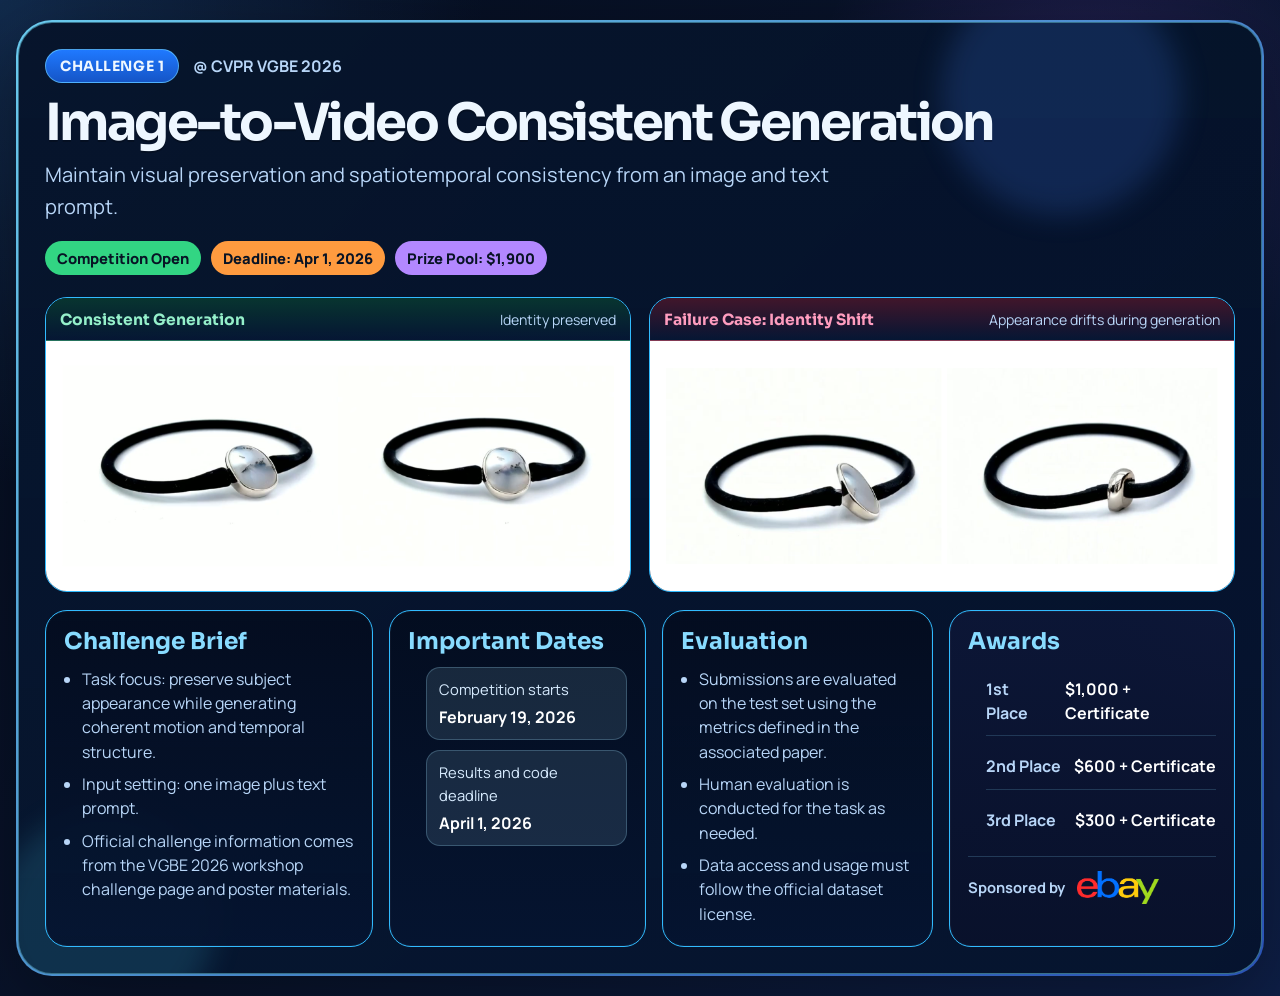
<file: challenge_flyer/index.html>
<!DOCTYPE html>
<html lang="en"><head><meta charset="UTF-8"><meta name="viewport" content="width=device-width, initial-scale=1">
<meta http-equiv="refresh" content="0; url=../2026/challenge_flyer/"><title>VGBE 2026 Archive</title>
<script>window.location.replace("../2026/challenge_flyer/" + window.location.search + window.location.hash);</script>
</head><body><p><a href="../2026/challenge_flyer/">Continue to the VGBE 2026 archive →</a></p></body></html>
</file>
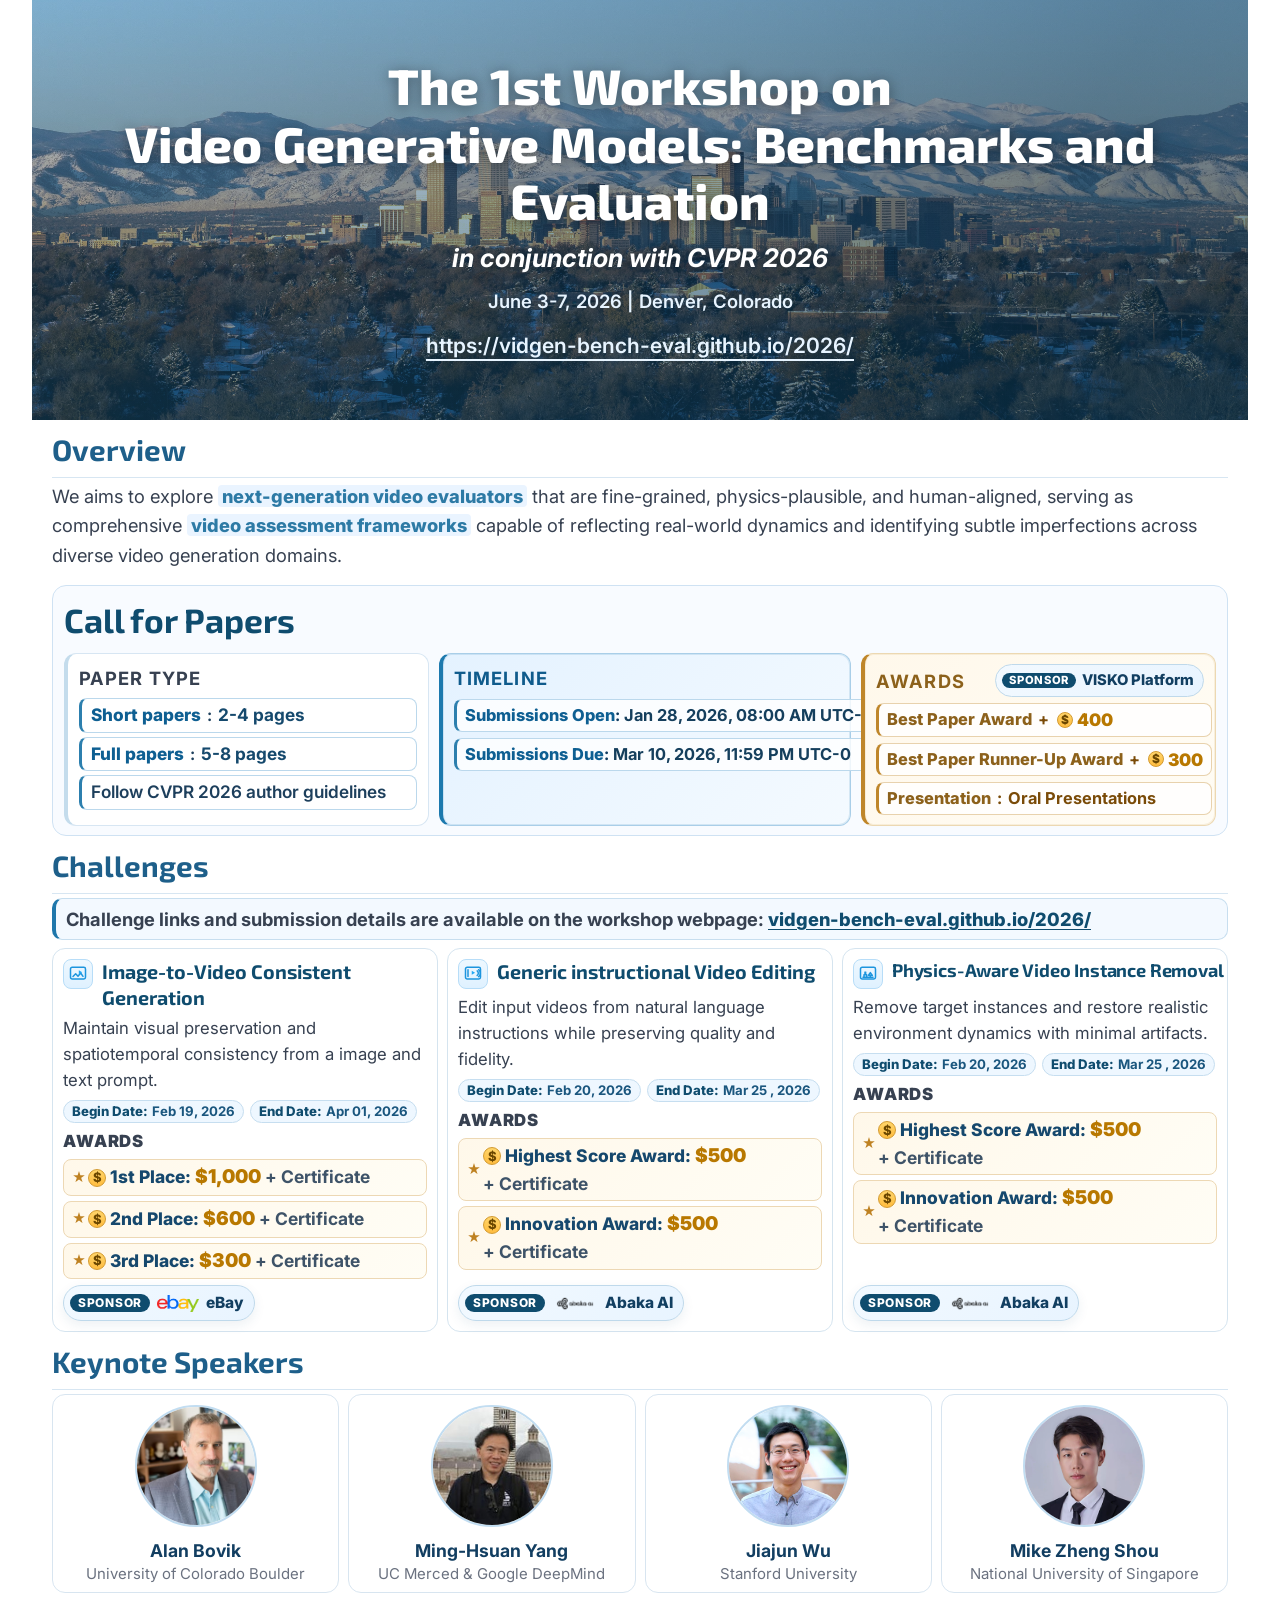
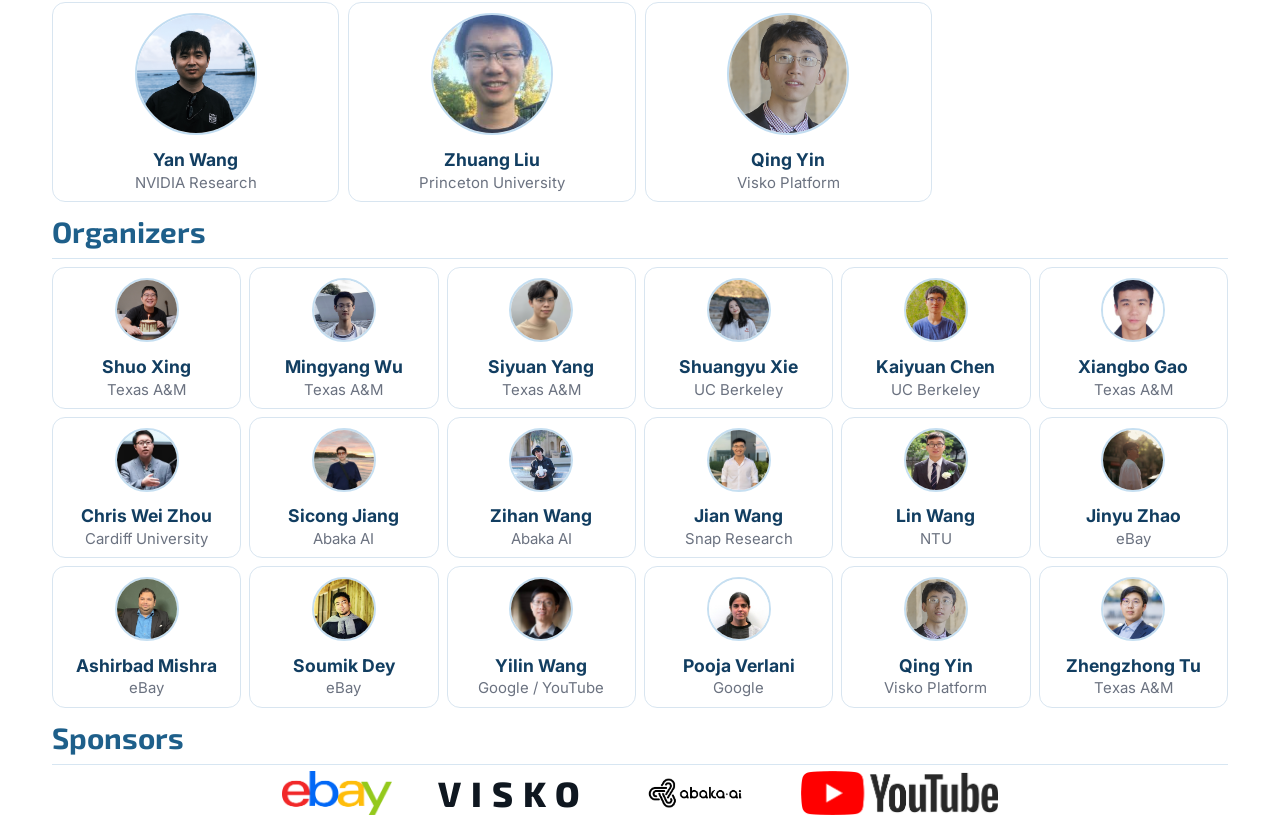
<file: poster/index.html>
<!DOCTYPE html>
<html lang="en"><head><meta charset="UTF-8"><meta name="viewport" content="width=device-width, initial-scale=1">
<meta http-equiv="refresh" content="0; url=../2026/poster/"><title>VGBE 2026 Archive</title>
<script>window.location.replace("../2026/poster/" + window.location.search + window.location.hash);</script>
</head><body><p><a href="../2026/poster/">Continue to the VGBE 2026 archive →</a></p></body></html>
</file>
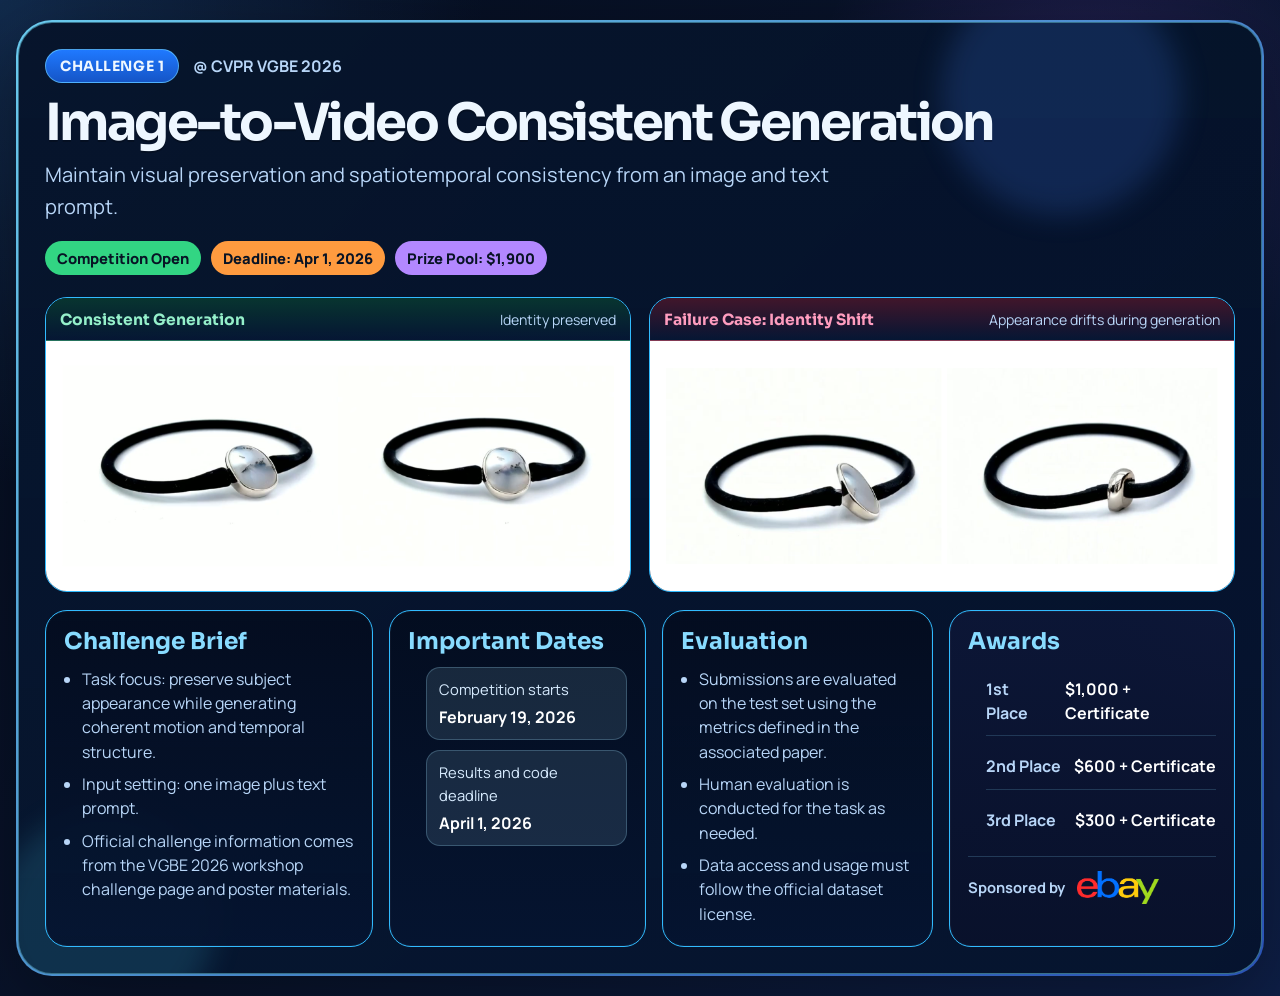
<file: 2026/challenge_flyer/index.html>
<!DOCTYPE html>
<html lang="en">
<head>
  <meta charset="UTF-8">
  <meta name="viewport" content="width=device-width, initial-scale=1.0">
  <title>Image-to-Video Consistent Generation | VGBE 2026</title>
  <meta
    name="description"
    content="Challenge flyer for Image-to-Video Consistent Generation at VGBE 2026."
  >
  <link rel="preconnect" href="https://fonts.googleapis.com">
  <link rel="preconnect" href="https://fonts.gstatic.com" crossorigin>
  <link
    href="https://fonts.googleapis.com/css2?family=Manrope:wght@400;500;600;700;800&amp;family=Sora:wght@500;600;700;800&amp;display=swap"
    rel="stylesheet"
  >
  <link rel="stylesheet" href="styles.css">
</head>
<body>
  <main class="page-shell">
    <section class="flyer-card">
      <div class="ambient ambient-a" aria-hidden="true"></div>
      <div class="ambient ambient-b" aria-hidden="true"></div>

      <header class="hero-block">
        <div class="hero-topline">
          <span class="challenge-pill">Challenge 1</span>
          <span class="hero-kicker">@ CVPR VGBE 2026</span>
        </div>

        <h1>Image-to-Video Consistent Generation</h1>
        <p class="hero-summary">
          Maintain visual preservation and spatiotemporal consistency from an image and text prompt.
        </p>

        <div class="status-row" aria-label="Challenge status">
          <span class="status-chip is-open">Competition Open</span>
          <span class="status-chip is-deadline">Deadline: Apr 1, 2026</span>
          <span class="status-chip is-prize">Prize Pool: $1,900</span>
        </div>
      </header>

      <section class="showcase-panel" aria-label="Visual examples">
        <div class="visual-card visual-card-positive">
          <div class="visual-label-row">
            <span class="visual-label">Consistent Generation</span>
            <span class="visual-note">Identity preserved</span>
          </div>
          <img src="images/left.png" alt="Consistent generation result with preserved identity across different views.">
        </div>

        <div class="visual-card visual-card-negative">
          <div class="visual-label-row">
            <span class="visual-label">Failure Case: Identity Shift</span>
            <span class="visual-note">Appearance drifts during generation</span>
          </div>
          <img src="images/right.png" alt="Failure case showing identity shift during generation.">
        </div>
      </section>

      <section class="info-grid">
        <article class="info-card">
          <h2>Challenge Brief</h2>
          <ul>
            <li>Task focus: preserve subject appearance while generating coherent motion and temporal structure.</li>
            <li>Input setting: one image plus text prompt.</li>
            <li>Official challenge information comes from the VGBE 2026 workshop challenge page and poster materials.</li>
          </ul>
        </article>

        <article class="info-card">
          <h2>Important Dates</h2>
          <ul class="date-list">
            <li><span>Competition starts</span><strong>February 19, 2026</strong></li>
            <li><span>Results and code deadline</span><strong>April 1, 2026</strong></li>
          </ul>
        </article>

        <article class="info-card">
          <h2>Evaluation</h2>
          <ul>
            <li>Submissions are evaluated on the test set using the metrics defined in the associated paper.</li>
            <li>Human evaluation is conducted for the task as needed.</li>
            <li>Data access and usage must follow the official dataset license.</li>
          </ul>
        </article>

        <article class="info-card accent-card">
          <h2>Awards</h2>
          <ul class="award-list">
            <li><span>1st Place</span><strong>$1,000 + Certificate</strong></li>
            <li><span>2nd Place</span><strong>$600 + Certificate</strong></li>
            <li><span>3rd Place</span><strong>$300 + Certificate</strong></li>
          </ul>
          <div class="sponsor-strip">
            <span>Sponsored by</span>
            <img src="../assets/ebay.png" alt="eBay logo">
          </div>
        </article>
      </section>
    </section>
  </main>
</body>
</html>
</file>
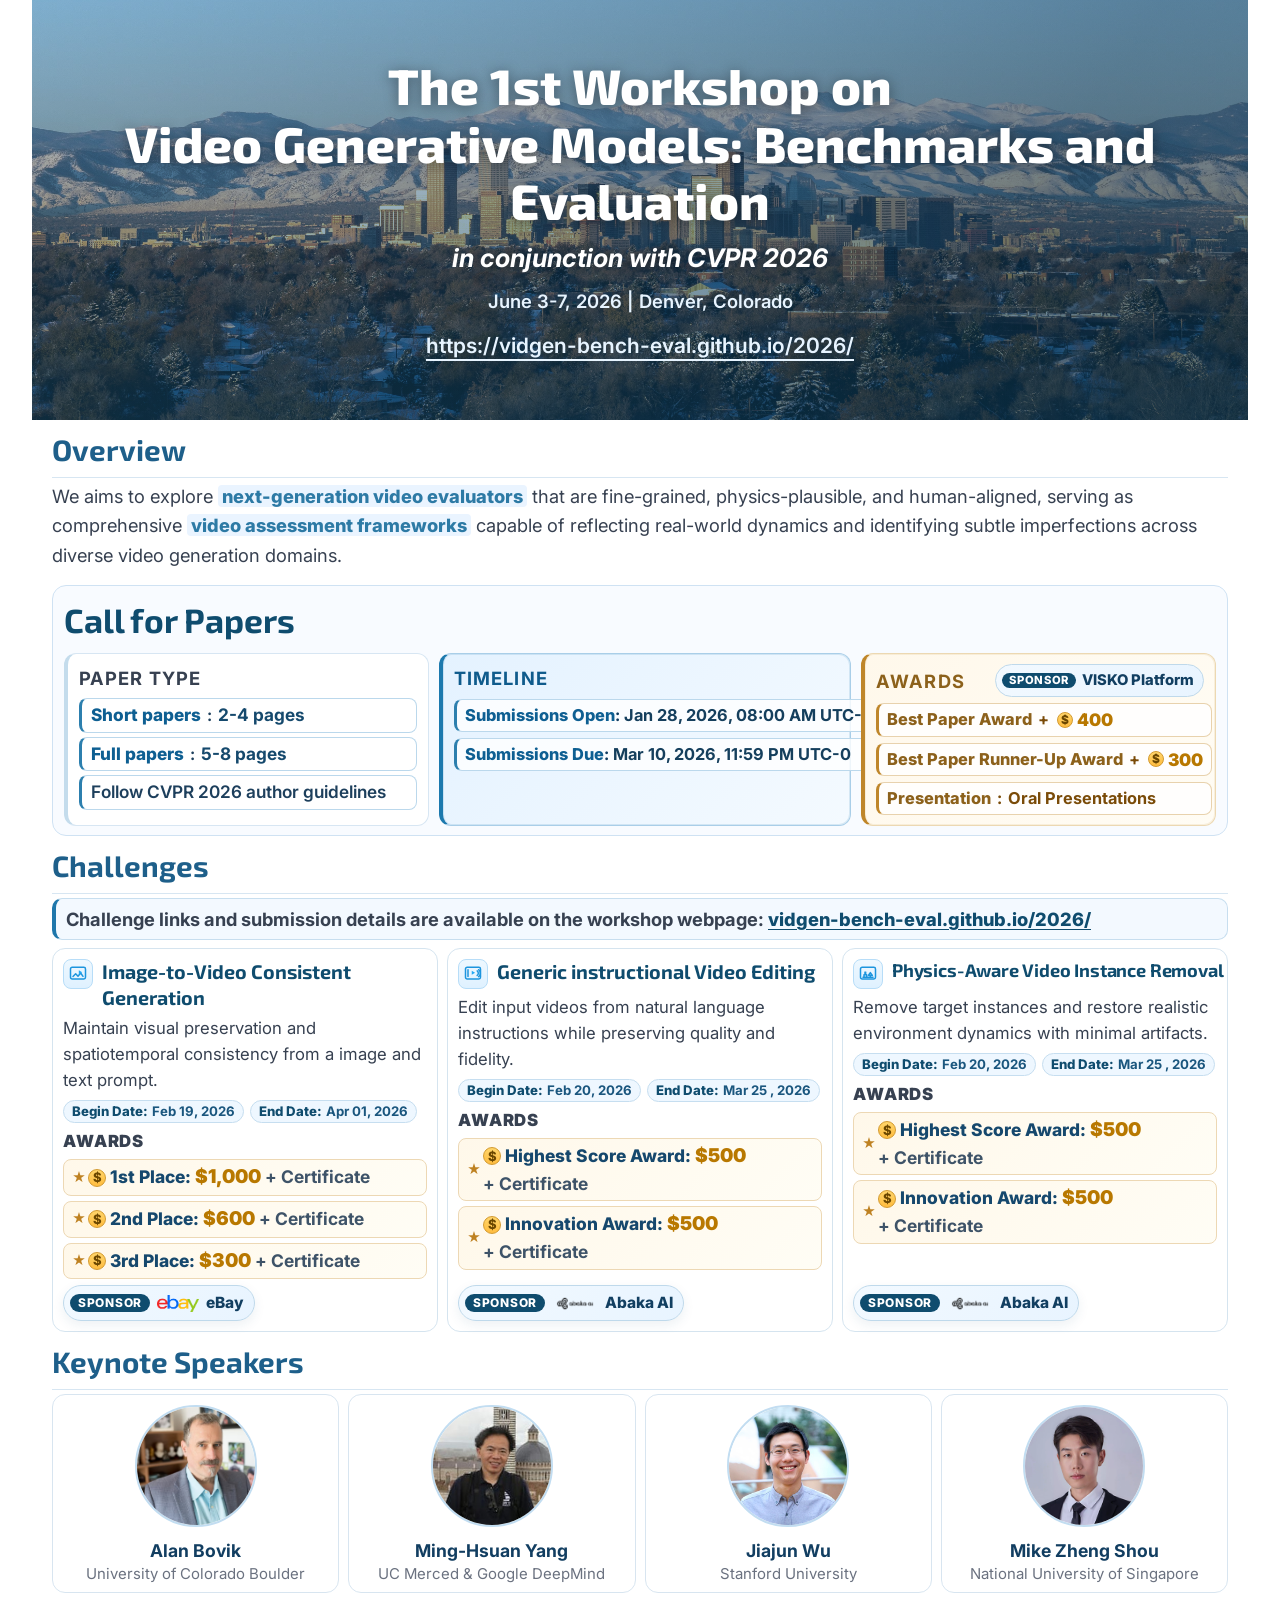
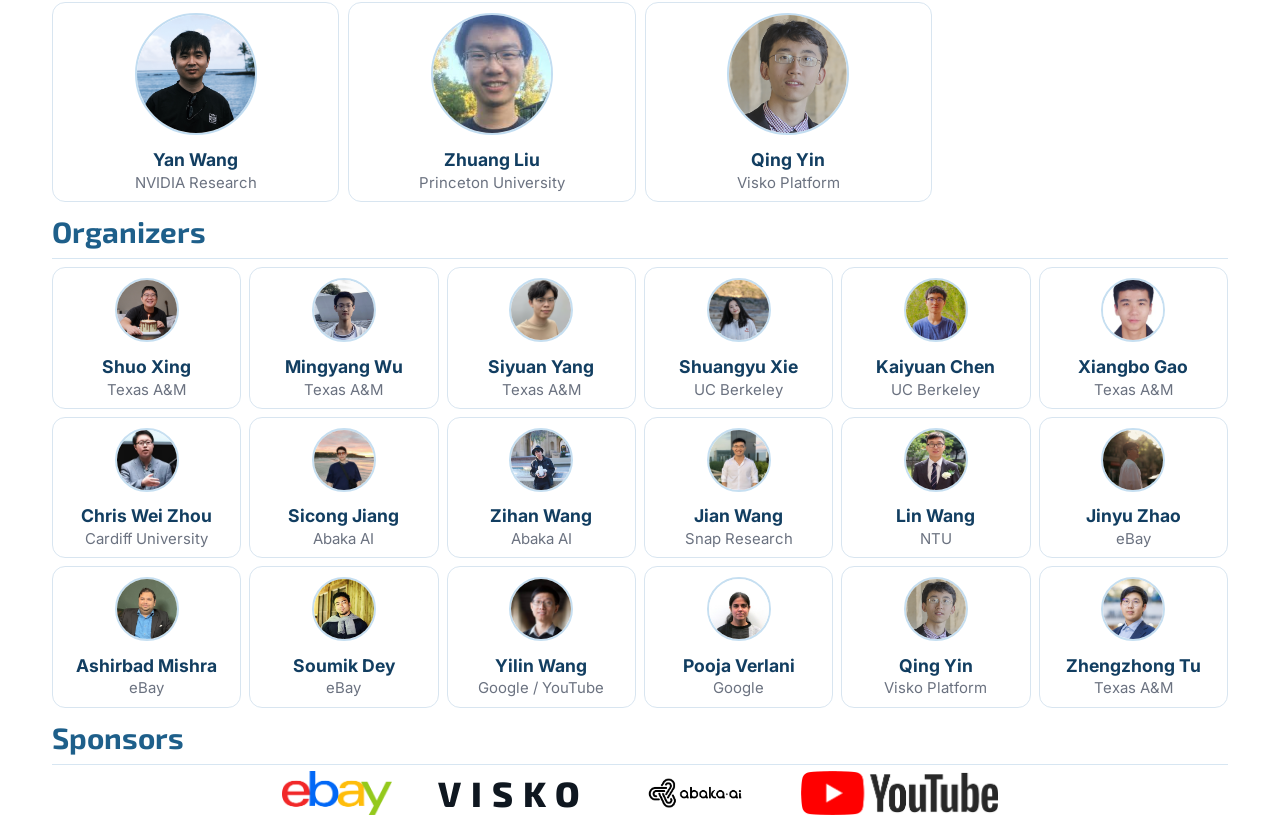
<file: 2026/poster/index.html>
<!DOCTYPE html>
<html lang="en">
<head>
  <meta charset="UTF-8">
  <meta name="viewport" content="width=device-width, initial-scale=1.0">
  <title>VGBE Poster | CVPR 2026</title>
  <link rel="preconnect" href="https://fonts.googleapis.com">
  <link rel="preconnect" href="https://fonts.gstatic.com" crossorigin>
  <link href="https://fonts.googleapis.com/css2?family=Exo+2:wght@500;600;700;800&family=Inter:wght@400;500;600;700;800&display=swap" rel="stylesheet">
  <link rel="stylesheet" href="styles.css">
</head>
<body>
  <div class="poster-shell">
    <header class="hero">
      <div class="hero-overlay"></div>
      <div class="hero-inner">
        <h1>The 1st Workshop on<br>Video Generative Models: Benchmarks and Evaluation</h1>
        <p class="hero-subtitle">in conjunction with CVPR 2026</p>
        <p class="hero-meta">June 3-7, 2026 | Denver, Colorado</p>
        <a href="https://vidgen-bench-eval.github.io/2026/" class="hero-link" target="_blank" rel="noopener noreferrer">
          https://vidgen-bench-eval.github.io/2026/
        </a>
      </div>
    </header>

    <main class="poster-main">
      <section id="overview" class="panel reveal">
        <h2>Overview</h2>
        <p class="overview-intro">
          We aims to explore
          <span class="overview-highlight">next-generation video evaluators</span>
          that are fine-grained, physics-plausible, and human-aligned, serving as comprehensive
          <span class="overview-highlight">video assessment frameworks</span>
          capable of reflecting real-world dynamics and identifying subtle imperfections across diverse video generation domains.
        </p>
        <div class="cfp-card">
          <h3>Call for Papers</h3>
          <div class="cfp-grid">
            <article class="cfp-item">
              <p class="cfp-label">Paper Type</p>
              <ul class="cfp-points">
                <li class="cfp-paper-line">
                  <span class="cfp-timeline-key">Short papers</span>:
                  <span class="cfp-timeline-date">2-4 pages</span>
                </li>
                <li class="cfp-paper-line">
                  <span class="cfp-timeline-key">Full papers</span>:
                  <span class="cfp-timeline-date">5-8 pages</span>
                </li>
                <li class="cfp-paper-line">Follow CVPR 2026 author guidelines</li>
              </ul>
            </article>
            <article class="cfp-item cfp-item-deadline">
              <p class="cfp-label">Timeline</p>
              <ul class="cfp-timeline">
                <li>
                  <span class="cfp-timeline-key">Submissions Open</span>:
                  <span class="cfp-timeline-date">Jan 28, 2026, 08:00 AM UTC-0</span>
                </li>
                <li>
                  <span class="cfp-timeline-key">Submissions Due</span>:
                  <span class="cfp-timeline-date">Mar 10, 2026, 11:59 PM UTC-0</span>
                </li>
              </ul>
            </article>
            <article class="cfp-item cfp-item-awards">
              <div class="cfp-awards-head">
                <p class="cfp-label">Awards</p>
                <p class="challenge-sponsor-line cfp-awards-sponsor">
                  <span class="challenge-sponsor-key">Sponsor</span>
                  <span class="challenge-sponsor-name">VISKO Platform</span>
                </p>
              </div>
              <ul class="cfp-timeline cfp-awards-timeline">
                <li>
                  <span class="cfp-timeline-key">Best Paper Award</span> +
                  <!-- <span class="cfp-award-prize-label">Cash Prize</span> -->
                  <span class="cfp-award-prize">
                    <span class="money-badge" aria-hidden="true">$</span>
                    <span class="award-money">400</span>
                  </span>
                </li>
                <li>
                  <span class="cfp-timeline-key">Best Paper Runner-Up Award</span> +
                  <!-- <span class="cfp-award-prize-label">Cash Prize</span> -->
                  <span class="cfp-award-prize">
                    <span class="money-badge" aria-hidden="true">$</span>
                    <span class="award-money">300</span>
                  </span>
                </li>
                <li>
                  <span class="cfp-timeline-key">Presentation</span>:
                  <span class="cfp-timeline-date">Oral Presentations</span>
                </li>
              </ul>
            </article>
          </div>
        </div>
      </section>

      <section id="challenge" class="panel reveal">
        <h2>Challenges</h2>
        <p class="challenge-webpage-note">
          Challenge links and submission details are available on the workshop webpage:
          <a href="https://vidgen-bench-eval.github.io/2026/" target="_blank" rel="noopener noreferrer">vidgen-bench-eval.github.io/2026/</a>
        </p>
        <div class="challenge-grid">
          <article class="challenge-card challenge-i2v">
            <h3>
              <span class="challenge-icon" aria-hidden="true">
                <svg viewBox="0 0 24 24">
                  <rect x="3" y="4" width="18" height="14" rx="2"></rect>
                  <path d="M6 15l3.2-3.2 2.8 2.8 3.2-3.8 2.8 4"></path>
                  <path class="icon-fill" d="M13 7.6l4 2.4-4 2.4z"></path>
                </svg>
              </span>
              <span class="challenge-title-text">Image-to-Video Consistent Generation</span>
            </h3>
            <p>Maintain visual preservation and spatiotemporal consistency from a image and text prompt.</p>
            <div class="challenge-dates">
              <span class="challenge-date-chip"><strong>Begin Date:</strong> Feb 19, 2026</span>
              <span class="challenge-date-chip"><strong>End Date:</strong> Apr 01, 2026</span>
            </div>
            <p class="award-title">Awards</p>
            <ul>
              <li>
                <span class="money-badge" aria-hidden="true">$</span>
                <span class="award-rank">1st Place:</span>
                <span class="award-money">$1,000</span>
                <span class="award-note">+ Certificate</span>
              </li>
              <li>
                <span class="money-badge" aria-hidden="true">$</span>
                <span class="award-rank">2nd Place:</span>
                <span class="award-money">$600</span>
                <span class="award-note">+ Certificate</span>
              </li>
              <li>
                <span class="money-badge" aria-hidden="true">$</span>
                <span class="award-rank">3rd Place:</span>
                <span class="award-money">$300</span>
                <span class="award-note">+ Certificate</span>
              </li>
            </ul>
            <p class="challenge-sponsor-line">
              <span class="challenge-sponsor-key">Sponsor</span>
              <img class="challenge-sponsor-logo" src="../assets/ebay.png" alt="eBay logo">
              <span class="challenge-sponsor-name">eBay</span>
            </p>
          </article>

          <article class="challenge-card challenge-text">
            <h3>
              <span class="challenge-icon" aria-hidden="true">
                <svg viewBox="0 0 24 24">
                  <rect x="3" y="4" width="18" height="14" rx="2"></rect>
                  <path d="M6 7v8"></path>
                  <path d="M17 8.3c0.9 0.7 1.4 1.5 1.4 2.7s-0.5 2-1.4 2.7"></path>
                  <path d="M18.7 6.8c1.3 0.9 2.1 2.2 2.1 4.2s-0.8 3.3-2.1 4.2"></path>
                  <path class="icon-fill" d="M10.5 8l4 2.5-4 2.5z"></path>
                </svg>
              </span>
              <span class="challenge-title-text">Generic instructional Video Editing</span>
            </h3>
            <p>Edit input videos from natural language instructions while preserving quality and fidelity.</p>
            <div class="challenge-dates">
              <span class="challenge-date-chip"><strong>Begin Date:</strong> Feb 20, 2026</span>
              <span class="challenge-date-chip"><strong>End Date:</strong> Mar 25 , 2026</span>
            </div>
            <p class="award-title">Awards</p>
            <ul>
              <li>
                <span class="money-badge" aria-hidden="true">$</span>
                <span class="award-rank">Highest Score Award:</span>
                <span class="award-money">$500</span>
                <span class="award-note">+ Certificate</span>
              </li>
              <li>
                <span class="money-badge" aria-hidden="true">$</span>
                <span class="award-rank">Innovation Award:</span>
                <span class="award-money">$500</span>
                <span class="award-note">+ Certificate</span>
              </li>
            </ul>
            <p class="challenge-sponsor-line">
              <span class="challenge-sponsor-key">Sponsor</span>
              <img class="challenge-sponsor-logo" src="../assets/abaka_ai.png" alt="Abaka AI logo">
              <span class="challenge-sponsor-name">Abaka AI</span>
            </p>
          </article>

          <article class="challenge-card challenge-env">
            <h3>
              <span class="challenge-icon" aria-hidden="true">
                <svg viewBox="0 0 24 24">
                  <rect x="3" y="4" width="18" height="14" rx="2"></rect>
                  <path d="M6 16h12"></path>
                  <path d="M7.2 16v-3.2h3.2V16"></path>
                  <path d="M14.8 16v-2.2"></path>
                  <path d="M14.8 10.3l2.4 3.3h-4.8z"></path>
                  <path d="M8.2 10h1.2"></path>
                  <path d="M8.2 11.8h1.2"></path>
                </svg>
              </span>
              <span class="challenge-title-text">Physics-Aware Video Instance Removal</span>
            </h3>
            <p>Remove target instances and restore realistic environment dynamics with minimal artifacts.</p>
            <div class="challenge-dates">
              <span class="challenge-date-chip"><strong>Begin Date:</strong> Feb 20, 2026</span>
              <span class="challenge-date-chip"><strong>End Date:</strong> Mar 25 , 2026</span>
            </div>
            <p class="award-title">Awards</p>
            <ul>
              <li>
                <span class="money-badge" aria-hidden="true">$</span>
                <span class="award-rank">Highest Score Award:</span>
                <span class="award-money">$500</span>
                <span class="award-note">+ Certificate</span>
              </li>
              <li>
                <span class="money-badge" aria-hidden="true">$</span>
                <span class="award-rank">Innovation Award:</span>
                <span class="award-money">$500</span>
                <span class="award-note">+ Certificate</span>
              </li>
            </ul>
            <p class="challenge-sponsor-line">
              <span class="challenge-sponsor-key">Sponsor</span>
              <img class="challenge-sponsor-logo" src="../assets/abaka_ai.png" alt="Abaka AI logo">
              <span class="challenge-sponsor-name">Abaka AI</span>
            </p>
          </article>
        </div>
      </section>

      <section id="speaker" class="panel reveal">
        <h2>Keynote Speakers</h2>
        <div class="speaker-grid">
          <article class="speaker-card">
            <img src="../assets/alan.png" alt="Alan Bovik">
            <h3>Alan Bovik</h3>
            <p>University of Colorado Boulder</p>
          </article>
          <article class="speaker-card">
            <img src="../assets/minghsuan.jpg" alt="Ming-Hsuan Yang">
            <h3>Ming-Hsuan Yang</h3>
            <p>UC Merced &amp; Google DeepMind</p>
          </article>
          <article class="speaker-card">
            <img src="../assets/jiajun.jpg" alt="Jiajun Wu">
            <h3>Jiajun Wu</h3>
            <p>Stanford University</p>
          </article>
          <article class="speaker-card">
            <img src="../assets/mike.png" alt="Mike Zheng Shou">
            <h3>Mike Zheng Shou</h3>
            <p>National University of Singapore</p>
          </article>
          <article class="speaker-card">
            <img src="../assets/yan.png" alt="Yan Wang">
            <h3>Yan Wang</h3>
            <p>NVIDIA Research</p>
          </article>
          <article class="speaker-card">
            <img src="../assets/zhuang.png" alt="Zhuang Liu">
            <h3>Zhuang Liu</h3>
            <p>Princeton University</p>
          </article>
          <article class="speaker-card">
            <img src="../assets/will.png" alt="Qing Yin">
            <h3>Qing Yin</h3>
            <p>Visko Platform</p>
          </article>
        </div>
      </section>

      <section id="organizers" class="panel reveal">
        <h2>Organizers</h2>
        <div class="organizer-grid">
          <article class="organizer-card">
            <img src="../assets/shuoxing.jpg" alt="Shuo Xing">
            <h3>Shuo Xing</h3>
            <p>Texas A&amp;M</p>
          </article>
          <article class="organizer-card">
            <img src="../assets/mingyang.png" alt="Mingyang Wu">
            <h3>Mingyang Wu</h3>
            <p>Texas A&amp;M</p>
          </article>
          <article class="organizer-card">
            <img src="../assets/siyuan.png" alt="Siyuan Yang">
            <h3>Siyuan Yang</h3>
            <p>Texas A&amp;M</p>
          </article>
          <article class="organizer-card">
            <img src="../assets/shuangyu.png" alt="Shuangyu Xie">
            <h3>Shuangyu Xie</h3>
            <p>UC Berkeley</p>
          </article>
          <article class="organizer-card">
            <img src="../assets/kaiyuan.png" alt="Kaiyuan Chen">
            <h3>Kaiyuan Chen</h3>
            <p>UC Berkeley</p>
          </article>
          <article class="organizer-card">
            <img src="../assets/xiangbo.webp" alt="Xiangbo Gao">
            <h3>Xiangbo Gao</h3>
            <p>Texas A&amp;M</p>
          </article>
          <article class="organizer-card">
            <img src="../assets/Chris.png" alt="Chris Wei Zhou">
            <h3>Chris Wei Zhou</h3>
            <p>Cardiff University</p>
          </article>
          <article class="organizer-card">
            <img src="../assets/sicong.png" alt="Sicong Jiang">
            <h3>Sicong Jiang</h3>
            <p>Abaka AI</p>
          </article>
          <article class="organizer-card">
            <img src="../assets/zihan.png" alt="Zihan Wang">
            <h3>Zihan Wang</h3>
            <p>Abaka AI</p>
          </article>
          <article class="organizer-card">
            <img src="../assets/jian.png" alt="Jian Wang">
            <h3>Jian Wang</h3>
            <p>Snap Research</p>
          </article>
          <article class="organizer-card">
            <img src="../assets/lin.png" alt="Lin Wang">
            <h3>Lin Wang</h3>
            <p>NTU</p>
          </article>
          <article class="organizer-card">
            <img src="../assets/jinyu.png" alt="Jinyu Zhao">
            <h3>Jinyu Zhao</h3>
            <p>eBay</p>
          </article>
          <article class="organizer-card">
            <img src="../assets/Ashirbad.png" alt="Ashirbad Mishra">
            <h3>Ashirbad Mishra</h3>
            <p>eBay</p>
          </article>
          <article class="organizer-card">
            <img src="../assets/soumik.png" alt="Soumik Dey">
            <h3>Soumik Dey</h3>
            <p>eBay</p>
          </article>
          <article class="organizer-card">
            <img src="../assets/yilin.png" alt="Yilin Wang">
            <h3>Yilin Wang</h3>
            <p>Google / YouTube</p>
          </article>
          <article class="organizer-card">
            <img src="../assets/Pooja.png" alt="Pooja Verlani">
            <h3>Pooja Verlani</h3>
            <p>Google</p>
          </article>
          <article class="organizer-card">
            <img src="../assets/will.png" alt="Qing Yin">
            <h3>Qing Yin</h3>
            <p>Visko Platform</p>
          </article>
          <article class="organizer-card">
            <img src="../assets/zhengzhong.png" alt="Zhengzhong Tu">
            <h3>Zhengzhong Tu</h3>
            <p>Texas A&amp;M</p>
          </article>
        </div>
      </section>

      <section id="sponsors" class="panel reveal">
        <h2>Sponsors</h2>
        <div class="sponsors-row">
          <img src="../assets/ebay.png" alt="eBay logo">
          <span class="sponsor-word" aria-label="VISKO">VISKO</span>
          <img src="../assets/abaka_ai.png" alt="Abaka AI logo">
          <img src="../assets/youtube.png" alt="YouTube logo">
        </div>
      </section>
    </main>
  </div>
</body>
</html>
</file>
<file: styles.css>
/* VGBE 2027: dark blue editorial styling, inspired by aiagentbehavior.com. */
:root {
  color-scheme: dark;
  --background: #060c20;
  --surface: #0d1935;
  --ink: #f3f6ff;
  --muted: #b8c5df;
  --blue: #a0c1ff;
  --line: rgba(151, 178, 237, .18);
  --heading: 'EB Garamond', Georgia, 'Times New Roman', serif;
  --body: 'Lora', Georgia, serif;
  --ui: 'Inter', system-ui, sans-serif;
}
* { box-sizing: border-box; }
html { scroll-behavior: smooth; scroll-padding-top: 112px; }
body {
  margin: 0;
  font-family: var(--body);
  color: var(--ink);
  background: var(--background);
  line-height: 1.7;
  text-rendering: optimizeLegibility;
  -webkit-font-smoothing: antialiased;
}
a { color: inherit; text-decoration: none; }
a:hover { color: var(--blue); }
a:focus-visible, button:focus-visible { outline: 2px solid var(--blue); outline-offset: 6px; }
p, h1, h2, h3 { margin: 0; }
p + p { margin-top: 24px; }
.container { width: min(1280px, calc(100% - 96px)); margin-inline: auto; }
.header {
  position: sticky;
  top: 0;
  z-index: 20;
  background: rgba(6, 12, 32, .95);
  backdrop-filter: blur(24px);
  border-bottom: 1px solid var(--line);
}
.navigation {
  width: min(1440px, 100%);
  min-height: 88px;
  margin-inline: auto;
  padding: 20px 40px;
  display: flex;
  align-items: center;
  justify-content: space-between;
  gap: 32px;
}
.brand { font-family: var(--heading); font-size: 31px; font-weight: 500; white-space: nowrap; letter-spacing: -.035em; }
.brand span { margin-left: 8px; color: var(--blue); }
.nav-links { display: flex; align-items: center; gap: 22px; }
.nav-links a {
  font-family: var(--ui);
  font-size: 12px;
  font-weight: 600;
  text-transform: uppercase;
  letter-spacing: .1em;
  color: var(--muted);
  white-space: nowrap;
  transition: color .2s;
}
.nav-links a:hover { color: white; }
.nav-links .past-edition { border-left: 1px solid var(--line); padding-left: 22px; color: var(--blue); }
.menu-toggle { display: none; }
.hero {
  position: relative;
  isolation: isolate;
  display: grid;
  place-items: center;
  min-height: calc(100svh - 88px);
  background: var(--background) url('assets/seattle.jpg') center 57% / cover;
  text-align: center;
}
.hero::before {
  content: '';
  position: absolute;
  inset: 0;
  z-index: -1;
  background:
    linear-gradient(180deg, rgba(6, 12, 32, .4) 0%, rgba(6, 12, 32, .3) 38%, rgba(6, 12, 32, .55) 72%, var(--background) 100%),
    radial-gradient(ellipse at center, rgba(6, 12, 32, .21) 0%, rgba(6, 12, 32, .55) 100%);
}
.hero-content { width: min(1380px, calc(100% - 64px)); padding: 64px 0 116px; }
.eyebrow {
  font-family: var(--ui);
  color: var(--blue);
  font-size: 10px;
  font-weight: 700;
  text-transform: uppercase;
  letter-spacing: .19em;
  margin-bottom: 20px;
}
.hero-eyebrow { font-size: clamp(16px, 1.6vw, 22px); letter-spacing: .17em; color: #e6f1ff; margin-bottom: 22px; }
.hero-eyebrow span { margin-inline: 12px; opacity: .45; }
h1 {
  font-family: var(--heading);
  font-size: clamp(36px, 4.8vw, 76px);
  font-weight: 500;
  line-height: 1.08;
  letter-spacing: -.035em;
  text-wrap: balance;
  text-shadow: 0 10px 48px rgba(0, 10, 24, .4);
}
.hero-title-main { display: block; white-space: nowrap; }
.hero-title-subtitle { display: block; font-size: .78em; color: #dbe7ff; line-height: 1.15; margin-top: 18px; }
.hero-description {
  margin-top: 30px;
  font-size: clamp(16px, 1.35vw, 20px);
  font-style: italic;
  line-height: 1.55;
  color: #e0e8fa;
}
.hero-actions { display: flex; flex-direction: row; flex-wrap: wrap; align-items: center; justify-content: center; gap: 18px; margin-top: 38px; }
.hero-actions .button { font-family: var(--body); font-size: 14px; font-weight: 500; letter-spacing: .01em; }
.button {
  display: inline-flex;
  align-items: center;
  justify-content: center;
  gap: 24px;
  padding: 17px 38px;
  border-radius: 999px;
  font-family: var(--ui);
  font-size: 14px;
  font-weight: 700;
  background: #f4f9ff;
  color: #152957;
  box-shadow: 0 0 36px rgba(131, 172, 255, .2);
  transition: background .2s, box-shadow .2s, transform .2s;
}
.button:hover { color: #152957; background: white; box-shadow: 0 0 48px rgba(131, 172, 255, .35); transform: translateY(-2px); }
.hero-link { color: #c5dbf0; font-family: var(--ui); font-size: 11px; letter-spacing: .04em; }
.hero-link span { margin-left: 8px; }
.hero-bottom {
  position: absolute;
  bottom: 25px;
  left: 48px;
  right: 48px;
  display: flex;
  justify-content: space-between;
  border-top: 1px solid var(--line);
  padding-top: 15px;
  font-family: var(--ui);
  font-size: 9px;
  letter-spacing: .14em;
  text-transform: uppercase;
  color: #93adc7;
}
.section { padding: 80px 0; }
h2 { font-family: var(--heading); font-size: clamp(38px, 4vw, 56px); font-weight: 500; line-height: 1.06; letter-spacing: -.03em; }
h3 { font-family: var(--heading); font-weight: 500; line-height: 1.12; letter-spacing: -.02em; }
.overview-grid { display: block; }
.overview-grid > div:first-child { margin-bottom: 32px; }
.prose { color: #cbd5eb; font-size: 17px; font-weight: 400; line-height: 1.9; }
.prose a { color: var(--blue); text-decoration: underline; text-underline-offset: 4px; }
.section-heading { margin-bottom: 48px; }
.section-heading > p { margin-top: 22px; font-size: 17px; font-style: italic; color: var(--muted); max-width: 900px; line-height: 1.7; }
.topic-grid { display: grid; grid-template-columns: repeat(3, minmax(0, 1fr)); gap: 62px 52px; }
.topic { position: relative; min-width: 0; padding-top: 12px; }
.topic-number { position: absolute; z-index: -1; right: 0; top: -40px; color: rgba(154, 202, 247, .07); font-family: var(--heading); font-size: 150px; line-height: 1; pointer-events: none; }
.topic h3 { font-size: 31px; margin-bottom: 20px; }
.topic p { font-size: 16px; line-height: 1.85; color: var(--muted); }
.topics { isolation: isolate; }
.program-list article { display: grid; grid-template-columns: 140px 1fr 1.6fr; gap: 32px; align-items: baseline; padding: 28px 0; border-top: 1px solid var(--line); }
.program-list article:last-child { border-bottom: 1px solid var(--line); }
.program-label { font-family: var(--ui); color: var(--blue); font-size: 10px; font-weight: 600; letter-spacing: .12em; text-transform: uppercase; }
.program-list h3 { font-size: 28px; }
.program-list p { color: var(--muted); font-size: 16px; }
.section-note { margin-top: 28px; color: #a4b7cc; font-size: 14px; line-height: 1.8; }
.people-grid { display: grid; gap: 44px 30px; list-style: none; margin: 0; padding: 0; }
.speakers-grid { grid-template-columns: repeat(4, minmax(0, 1fr)); }
.organizers-grid { grid-template-columns: repeat(5, minmax(0, 1fr)); }
.person-card { min-width: 0; }
.person-homepage { display: block; }
.person-homepage:hover h3, .person-homepage:focus-visible h3 { color: var(--blue); text-decoration: underline; text-underline-offset: 4px; }
.person-portrait, .person-initials { display: block; width: 100%; height: auto; aspect-ratio: 1; object-fit: cover; object-position: center 25%; background: var(--surface); border: 1px solid var(--line); margin-bottom: 20px; }
.person-portrait { opacity: 1; }
.person-initials { display: grid; place-items: center; color: #bdd3ff; background: linear-gradient(145deg, #1b315f, var(--surface)); font-family: var(--heading); font-size: 64px; }
.person-card h3 { color: #e5f1ff; font-size: 27px; margin-bottom: 8px; }
.person-card p { color: var(--muted); font-family: var(--body); font-size: 15px; font-weight: 400; line-height: 1.65; margin-bottom: 10px; }
.tentative-label { color: #91c6f5; font-family: var(--ui); font-size: 10px; font-weight: 600; letter-spacing: .15em; text-transform: uppercase; }
.challenge-grid { display: grid; grid-template-columns: 1fr 1fr; gap: 48px; }
.challenge-grid .topic { padding: 32px; border: 1px solid var(--line); background: rgba(159, 194, 228, .025); }
.challenge-grid .topic-number { position: static; display: block; font-family: var(--ui); font-size: 10px; font-weight: 700; line-height: 1.5; color: var(--blue); letter-spacing: .12em; text-transform: uppercase; margin-bottom: 20px; }
.dates-list { margin: 0; border-top: 1px solid var(--line); }
.dates-list > div { display: flex; justify-content: space-between; gap: 24px; padding: 22px 0; border-bottom: 1px solid var(--line); font-size: 16px; }
.dates-list dd { margin: 0; color: var(--blue); text-align: right; }
.dates-list dd a { text-decoration: underline; text-underline-offset: 4px; }
.participation-grid { display: grid; grid-template-columns: 1fr 1fr; gap: 80px; }
.participation-grid > div > p:last-child { margin-top: 26px; font-size: 18px; color: var(--muted); }
.submission-status { border: 1px solid var(--line); background: rgba(159, 194, 228, .025); padding: 36px; }
.submission-status .eyebrow { display: block; }
.submission-status h3 { font-size: 40px; margin-bottom: 24px; }
.submission-status > p { font-size: 16px; color: var(--muted); margin-bottom: 30px; }
.detail-row { display: flex; justify-content: space-between; gap: 24px; padding: 14px 0; border-top: 1px solid var(--line); font-size: 13px; }
.detail-row > span { color: var(--muted); }
.detail-row strong { color: var(--blue); font-weight: 500; }
.past-inner { display: flex; justify-content: space-between; align-items: center; gap: 48px; }
.past-inner p:last-child { margin-top: 22px; font-size: 17px; color: var(--muted); }
.edition-card { display: flex; align-items: center; gap: 30px; padding: 30px 0; border-block: 1px solid var(--line); font-size: 17px; }
.edition-year { font-family: var(--heading); font-size: 58px; color: var(--blue); }
.contact { text-align: center; }
.contact-inner { display: flex; flex-direction: column; align-items: center; gap: 30px; }
.contact p:last-child { margin-top: 22px; font-size: 17px; font-style: italic; color: var(--muted); }
.contact-link { font-size: 22px; border-bottom: 1px solid var(--line); padding-bottom: 12px; color: var(--blue); }
.contact-link span { margin-left: 16px; }
footer { padding: 32px 0; margin-top: 32px; border-top: 1px solid var(--line); }
.footer-inner { display: flex; justify-content: space-between; flex-wrap: wrap; gap: 20px; font-family: var(--ui); font-size: 10px; color: #97abc1; }
.footer-inner p { margin: 0; }
.skip-link { position: absolute; top: -100px; left: 12px; z-index: 30; padding: 12px; background: var(--surface); }
.skip-link:focus { top: 12px; }
@media (max-width: 1240px) {
  .navigation { min-height: 76px; padding: 16px 32px; flex-wrap: wrap; gap: 0; }
  .menu-toggle { display: flex; align-items: center; gap: 12px; color: var(--ink); background: transparent; border: 1px solid var(--line); padding: 8px 12px; font-family: var(--ui); font-size: 12px; cursor: pointer; }
  .nav-links { width: 100%; flex-direction: column; align-items: stretch; gap: 0; padding: 14px 0 0; }
  .js .nav-links { display: none; }
  .js .nav-links.is-open { display: flex; }
  .nav-links a { padding: 12px 0; }
  .nav-links .past-edition { border: 0; padding-left: 0; }
  .organizers-grid { grid-template-columns: repeat(3, minmax(0, 1fr)); }
  .hero { min-height: calc(100svh - 76px); }
  .hero-content { padding-block: 64px 110px; }
  .topic-grid { gap: 48px 32px; }
  .topic h3 { font-size: 29px; }
  .program-list article { grid-template-columns: 110px 1fr 1.5fr; gap: 24px; }
}
@media (max-width: 760px) {
  html { scroll-padding-top: 90px; }
  .container { width: calc(100% - 40px); }
  .navigation { min-height: 72px; padding: 14px 20px; }
  .brand { font-size: clamp(21px, 4.5vw, 26px); }
  .hero { min-height: calc(100svh - 72px); background-position: 59% center; }
  .hero-content { width: calc(100% - 36px); padding: 54px 0 100px; }
  .hero-eyebrow { font-size: 15px; line-height: 1.8; letter-spacing: .12em; }
  .hero-eyebrow span { margin-inline: 6px; }
  h1 { font-size: clamp(34px, 7.2vw, 48px); line-height: 1.02; letter-spacing: -.035em; }
  .hero-title-main { white-space: normal; }
  .hero-title-subtitle { font-size: .82em; margin-top: 16px; }
  .hero-description { font-size: 16px; max-width: 500px; margin: 24px auto 0; }
  .desktop-break { display: none; }
  .hero-actions { margin-top: 30px; gap: 20px; }
  .button { padding: 15px 25px; font-size: 12px; }
  .hero-bottom { left: 20px; right: 20px; bottom: 22px; font-size: 7px; gap: 24px; }
  .hero-bottom span:last-child { text-align: right; }
  .section { padding: 52px 0; }
  h2 { font-size: 38px; }
  .eyebrow { font-size: 9px; margin-bottom: 16px; }
  .prose { font-size: 16px; line-height: 1.85; }
  .section-heading { margin-bottom: 36px; }
  .section-heading > p { font-size: 16px; }
  .topic-grid { grid-template-columns: repeat(2, minmax(0, 1fr)); gap: 42px 24px; }
  .topic h3 { font-size: 28px; }
  .topic p { font-size: 16px; line-height: 1.8; }
  .topic-number { font-size: 115px; top: -20px; }
  .program-list article { grid-template-columns: 1fr; gap: 14px; padding: 24px 0; }
  .program-list p { font-size: 16px; }
  .speakers-grid, .organizers-grid { grid-template-columns: repeat(2, minmax(0, 1fr)); gap: 32px 20px; }
  .person-card h3 { font-size: 24px; }
  .person-card p { font-size: 14px; }
  .person-initials { font-size: 50px; }
  .challenge-grid, .participation-grid { grid-template-columns: 1fr; gap: 30px; }
  .challenge-grid .topic, .submission-status { padding: 24px; }
  .dates-list > div { font-size: 14px; padding: 18px 0; }
  .dates-list dd { max-width: 135px; }
  .past-inner { flex-direction: column; align-items: stretch; gap: 30px; }
  .edition-card { gap: 20px; font-size: 15px; }
  .edition-year { font-size: 48px; }
  .contact-link { font-size: 21px; }
  .footer-inner { flex-direction: column; gap: 14px; }
}
@media (max-width: 420px) {
  .topic-grid { grid-template-columns: 1fr; gap: 42px; }
  h1 { font-size: clamp(32px, 8.5vw, 36px); }
  .hero-eyebrow { font-size: 14px; }
}
@media (prefers-reduced-motion: reduce) {
  html { scroll-behavior: auto; }
  *, *::before, *::after { transition: none !important; }
}

/* Two aligned entry points: current proposal and the archived workshop. */
.button-outline {
  color: #d7eaff;
  background: rgba(12, 26, 62, .55);
  border: 1px solid rgba(177, 201, 255, .45);
  box-shadow: none;
}
.button-outline:hover { color: white; background: #1b315f; box-shadow: none; }
.hero-eyebrow sup { font-size: .6em; vertical-align: super; text-transform: none; }
.pending-panel { padding: 24px 28px; border: 1px solid var(--line); }
.pending-label { display: block; font-family: var(--ui); font-size: 20px; font-weight: 600; color: var(--blue); margin-bottom: 8px; }
.pending-panel p { font-size: 16px; color: var(--muted); }
.paper-formats { display: grid; grid-template-columns: 1fr 1fr; gap: 28px; }
.paper-format { padding: 28px; border: 1px solid var(--line); background: rgba(32, 52, 99, .24); }
.paper-format .eyebrow { display: block; }
.paper-format h3 { font-size: 34px; margin-bottom: 18px; }
.paper-format > p { font-size: 16px; color: var(--muted); }
.paper-format .paper-limit { font-family: var(--ui); font-size: 12px; color: var(--blue); margin-top: 18px; }
.submission-guidelines { margin-top: 28px; color: var(--muted); font-size: 16px; line-height: 1.85; }
.submission-guidelines a { color: var(--blue); text-decoration: underline; text-underline-offset: 4px; }
.submission-actions { display: flex; flex-wrap: wrap; align-items: center; gap: 16px; margin-top: 24px; }
.submission-actions .button { font-size: 12px; padding: 14px 22px; }
.submission-actions button:disabled { cursor: not-allowed; opacity: .65; transform: none; box-shadow: none; }
.submission-actions button:disabled:hover { color: #d7eaff; background: rgba(12, 26, 62, .55); }
.contribution-awards { margin-top: 32px; padding-top: 24px; border-top: 1px solid var(--line); font-size: 17px; line-height: 1.8; color: var(--muted); }
.contribution-awards strong { color: var(--ink); font-weight: 500; }
.contribution-awards > span { margin-right: 8px; }
@media (max-width: 760px) {
  .paper-formats { grid-template-columns: 1fr; gap: 20px; }
  .paper-format { padding: 24px; }
  .hero-actions { gap: 12px; }
  .hero-actions .button { padding: 14px 18px; font-size: 12px; gap: 12px; }
}
</file>
<file: 2026/styles.css>
:root {
    --primary-color: #1e5f8a;
    --secondary-color: #0f4c6e;
    --primary-color-alt: #2d7aa5;
    --text-color: #1f2937;
    --light-bg: #f4f6f8;
    --white: #ffffff;
    --gray-100: #f4f6f8;
    --gray-200: #e5e7eb;
    --gray-300: #d1d5db;
    --gray-400: #9ca3af;
    --gray-500: #6b7280;
    --gray-600: #4b5563;
    --gray-700: #374151;
    --gray-800: #1f2937;
    --gray-900: #111827;
}

* {
    margin: 0;
    padding: 0;
    box-sizing: border-box;
}

body {
    /* font-family: 'Exo 2', sans-serif; */
    font-family: 'Inter', sans-serif;
    line-height: 1.6;
    color: var(--text-color);
}

.container {
    max-width: 1200px;
    margin: 0 auto;
    padding: 0 2rem;
}

.container-wide {
    max-width: 1600px;
    margin: 0 auto;
    padding: 0 2rem;
}


/* Header Styles */
.header {
    background-color: var(--white);
    box-shadow: 0 1px 3px rgba(0, 0, 0, 0.1);
    position: fixed;
    width: 100%;
    top: 0;
    z-index: 1000;
}

/* .nav-container {
    display: flex;
    justify-content: space-between;
    align-items: center;
    padding: 1rem 2rem;
    max-width: 1200px;
    margin: 0 auto;
}

.logo {
    font-size: 1.5rem;
    font-weight: 700;
    color: var(--primary-color);
}

.nav-links {
    display: flex;
    list-style: none;
    gap: 2rem;
} */

.nav-container {
  display: grid;
  grid-template-columns: auto 1fr;
  align-items: center;
  column-gap: 4rem;
  padding: 1rem 2rem;
  max-width: 1280px;
  margin: 0 auto;
}

.nav-links {
  grid-column: 2;
  display: flex;
  gap: 1.15rem;
  list-style: none;
  padding: 0;
  margin: 0;
  justify-self: start;
}

.nav-sponsor-strip {
  grid-column: 1;
  display: inline-flex;
  align-items: center;
  gap: 0.55rem;
  min-width: 0;
}

.nav-sponsor-logo {
  height: 26px;
  width: auto;
  display: block;
  object-fit: contain;
}

.nav-sponsor-strip .nav-sponsor-logo:nth-child(3) {
  height: 28px;
}

.nav-sponsor-strip .nav-sponsor-logo:nth-child(2) {
  height: 34px;
  margin-left: -0.35rem;
  margin-right: -0.35rem;
}

.mobile-menu-button {
  display: none;
}


.nav-links a {
    text-decoration: none;
    color: var(--gray-700);
    font-weight: 500;
    transition: color 0.3s ease;
}

.nav-links a:hover {
    color: var(--primary-color);
}

/* Hero Section */
.hero {
    background-image: linear-gradient(rgba(0, 0, 0, 0.05), rgba(0, 0, 0, 0.05)), url('assets/denver-hero-destinations.avif');
    background-size: cover;
    background-position: center;
    background-repeat: no-repeat;
    color: var(--white);

    height: 100vh;
    display: flex;
    justify-content: center;
    align-items: center;

    padding: 0 2rem;
    position: relative;
  }

  .hero-content {
    max-width: 1400px;
    text-align: center;
    position: relative;
    z-index: 1;
  }

  .hero h1 {
    font-size: 3rem;
    font-weight: 700;
    margin-bottom: 1rem;
    text-shadow: 0 1px 3px rgba(0, 0, 0, 0.35);
  }

  .hero h2 {
    font-size: 2rem;
    font-weight: 600;
    margin-bottom: 1.5rem;
    text-shadow: 0 1px 3px rgba(0, 0, 0, 0.35);
  }


.hero-subtitle {
    font-size: 1.25rem;
    margin-bottom: 2rem;
    text-shadow: 0 1px 2px rgba(0, 0, 0, 0.35);
}

.cta-buttons {
    display: flex;
    gap: 1rem;
    justify-content: center;
}

.cta-primary, .cta-secondary, .cta-third {
    padding: 0.75rem 1.5rem;
    border-radius: 0.5rem;
    font-weight: 500;
    text-decoration: none;
    transition: all 0.3s ease;
}

.cta-primary {
    background-color: rgba(255, 255, 255, 0.96);
    color: var(--primary-color);
    border: 1px solid rgba(255, 255, 255, 0.8);
    display: inline-block;
    padding: 0.75rem 1.5rem 0.75rem;
    box-shadow: 0 2px 12px rgba(0, 0, 0, 0.08);
}

.cta-secondary {
    background-color: transparent;
    color: var(--white);
    border: 2px solid rgba(255, 255, 255, 0.92);
}

.cta-primary:hover {
    background-color: var(--white);
    box-shadow: 0 4px 16px rgba(0, 0, 0, 0.12);
    transform: translateY(-2px);
}

.cta-secondary:hover {
    background-color: rgba(255, 255, 255, 0.15);
    border-color: var(--white);
    color: var(--white);
    transform: translateY(-2px);
}


/* Section Styles */
.section {
    padding: 5rem 0;
}

.section h2 {
    font-size: 2.5rem;
    font-weight: 700;
    margin-bottom: 3rem;
    text-align: center;
}

.bg-light {
    background-color: var(--light-bg);
}

/* Stats Grid */
.stats-grid {
    display: grid;
    grid-template-columns: repeat(auto-fit, minmax(200px, 1fr));
    gap: 2rem;
    margin-top: 3rem;
}

.stat-item {
    text-align: center;
    padding: 1.5rem;
    background-color: var(--white);
    border-radius: 1rem;
    box-shadow: 0 4px 6px rgba(0, 0, 0, 0.1);
    transition: transform 0.3s ease;
}

.stat-item:hover {
    transform: translateY(-5px);
}

.stat-item h3 {
    font-size: 2rem;
    color: var(--primary-color);
    margin-bottom: 0.5rem;
}

/* Topics Grid */
.topics-grid {
    display: grid;
    grid-template-columns: repeat(auto-fit, minmax(275px, 1fr));
    gap: 2rem;
}

.topic-card {
    background-color: var(--white);
    padding: 1.5rem;
    border-radius: 1rem;
    box-shadow: 0 4px 6px rgba(0, 0, 0, 0.1);
    transition: transform 0.3s ease;
}

.topic-card:hover {
    transform: translateY(-5px);
}

.topic-card h3 {
    color: var(--primary-color);
    margin-bottom: 1rem;
}

.workshop-awards-callout {
    margin: 0.3rem auto 0.1rem;
    padding: 1rem 1.1rem;
    border: 1px solid #cde1f1;
    border-left: 4px solid #1e5f8a;
    border-radius: 0.9rem;
    background: linear-gradient(135deg, #f8fcff 0%, #eef6fd 100%);
}

.workshop-awards-eyebrow {
    font-weight: 800;
    color: #13496e;
    margin-bottom: 0.65rem;
    font-size: 1rem;
}

.workshop-awards-row {
    display: grid;
    grid-template-columns: repeat(2, minmax(0, 1fr));
    gap: 0.7rem;
}

.workshop-award-chip {
    display: flex;
    align-items: center;
    gap: 0.45rem;
    padding: 0.5rem 0.65rem;
    border: 1px solid #d6e6f4;
    border-radius: 0.65rem;
    background: #ffffff;
    color: #1f3f5a;
    line-height: 1.25;
}

.workshop-award-name {
    font-weight: 800;
    color: #1d4869;
}

.workshop-award-join {
    color: #67829a;
    font-weight: 700;
}

.workshop-award-cash {
    color: #b87800;
    font-weight: 900;
    font-size: 1.04rem;
}

.workshop-awards-note {
    margin-top: 0.55rem;
    color: #35566f;
    font-weight: 600;
    font-size: 0.95rem;
}

/* Organizers Grid */
.organizers-grid {
    display: grid;
    grid-template-columns: repeat(6, minmax(0, 1fr));
    gap: 1rem;
}

.organizers-subtitle {
    margin-top: 1.8rem;
    margin-bottom: 1.2rem;
}

.challenge-organizers-grid {
    grid-template-columns: repeat(5, minmax(0, 1fr));
}

.organizer-card {
    background-color: var(--white);
    padding: 1.15rem 0.9rem;
    border-radius: 1rem;
    box-shadow: 0 4px 6px rgba(0, 0, 0, 0.1);
    border: 2px solid transparent;
    text-align: center;
    transition: transform 0.3s ease, box-shadow 0.3s ease, border-color 0.3s ease;
}

.organizer-card:hover {
    transform: translateY(-5px);
    box-shadow: 0 8px 16px rgba(0, 0, 0, 0.08);
    border-color: rgba(30, 95, 138, 0.5);
}

.profile-image {
    width: 120px;
    height: 120px;
    margin: 0 auto 1rem;
    border-radius: 50%;
    overflow: hidden;
    border: 3px solid var(--primary-color);
    box-shadow: 0 4px 6px rgba(0, 0, 0, 0.1);
}

.profile-img {
    width: 100%;
    height: 100%;
    object-fit: cover;
    transition: transform 0.3s ease;
}

.organizer-card:hover .profile-img {
    transform: scale(1.05);
}

.organizer-card h3 {
    color: var(--primary-color);
    margin-bottom: 0.5rem;
    font-size: 1.05rem;
    line-height: 1.3;
}

.organizer-card .profile-image {
    width: 112px;
    height: 112px;
    margin-bottom: 0.75rem;
}

.organizer-card .affiliation {
    color: var(--gray-600);
    margin-bottom: 0.5rem;
    font-size: 0.8rem;
    line-height: 1.3;
}

.affiliation-speaker {
    color: var(--gray-600);
    margin-bottom: 0.5rem;
    font-size: 0.9rem;
}

.role {
    color: var(--gray-500);
    font-size: 0.9rem;
}

/* Speakers Grid */
.speakers-grid {
    display: grid;
    grid-template-columns: repeat(auto-fit, minmax(250px, 1fr));
    gap: 2rem;
}

.speaker-card {
    background-color: var(--white);
    padding: 1.5rem;
    border-radius: 1rem;
    box-shadow: 0 4px 6px rgba(0, 0, 0, 0.1);
    border: 2px solid transparent;
    text-align: center;
    transition: transform 0.3s ease, box-shadow 0.3s ease, border-color 0.3s ease;
}

.speaker-card:hover {
    transform: translateY(-5px);
    box-shadow: 0 8px 16px rgba(0, 0, 0, 0.08);
    border-color: rgba(30, 95, 138, 0.5);
}

.speaker-card h3 {
    color: var(--primary-color);
    margin-bottom: 0.5rem;
}

.speaker-card .title {
    color: var(--gray-600);
    font-size: 0.9rem;
}

/* Schedule Timeline */
.schedule-lead {
    max-width: 840px;
    margin: -0.4rem auto 1.6rem;
    text-align: center;
    color: var(--gray-700);
}

.schedule-container {
    display: grid;
    grid-template-columns: 1fr 1fr;
    gap: 1.6rem;
    max-width: 1200px;
    margin: 0 auto;
}

.schedule-column {
    display: flex;
    flex-direction: column;
}

.schedule-column-title {
    font-size: 1.35rem;
    font-weight: 600;
    color: var(--primary-color);
    margin-bottom: 1rem;
    text-align: center;
}

.schedule-timeline {
    max-width: 800px;
    margin: 0 auto;
    width: 100%;
    display: flex;
    flex-direction: column;
    gap: 0.7rem;
}

.timeline-item {
    display: flex;
    align-items: center;
    margin-bottom: 0;
    width: 100%;
    box-sizing: border-box;
    background-color: var(--white);
    padding: 0.85rem 1.1rem;
    border-radius: 0.7rem;
    box-shadow: 0 2px 6px rgba(0, 0, 0, 0.08);
    transition: transform 0.25s ease, box-shadow 0.25s ease;
}

.timeline-item:hover {
    transform: translateY(-2px);
    box-shadow: 0 4px 12px rgba(0, 0, 0, 0.1);
}

.time {
    font-weight: 600;
    color: var(--primary-color);
    width: 150px;
    flex: 0 0 150px;
    font-size: 0.9rem;
    line-height: 1.3;
}

.event {
    margin-left: 0.9rem;
    display: flex;
    flex-direction: column;
    font-size: 0.95rem;
    flex: 1 1 auto;
    min-width: 0;
}

.talk-title {
    font-weight: 600;
    color: var(--gray-900);
    line-height: 1.35;
}

.talk-speaker {
    font-size: 0.82rem;
    color: var(--gray-600);
    margin-top: 0.15rem;
}

.schedule-note {
    margin: 2rem auto 0;
    padding: 1.1rem 1.3rem;
    background-color: var(--light-bg);
    border-radius: 0.6rem;
    border-left: 4px solid var(--primary-color);
    max-width: 1200px;
}

.schedule-note p {
    margin: 0;
    color: var(--gray-700);
    line-height: 1.6;
    font-size: 0.95rem;
}

.schedule-note strong {
    color: var(--gray-900);
}

@media (max-width: 900px) {
    .schedule-container {
        grid-template-columns: 1fr;
        gap: 2rem;
    }
}

/* Submission Section */
.submission-info {
    display: grid;
    grid-template-columns: repeat(auto-fit, minmax(300px, 1fr));
    gap: 2rem;
}

.dates-list {
    list-style: none;
}

.dates-list li {
    margin-bottom: 1rem;
}

/* Footer */
.footer {
    background-color: var(--gray-900);
    color: var(--white);
    padding: 4rem 0 2rem;
}

.footer-content {
    display: grid;
    grid-template-columns: repeat(auto-fit, minmax(250px, 1fr));
    gap: 2rem;
    margin-bottom: 2rem;
}

.footer-section h3 {
    color: var(--white);
    margin-bottom: 1rem;
}

.social-links {
    display: flex;
    gap: 1rem;
}

.social-link {
    color: var(--white);
    text-decoration: none;
    transition: color 0.3s ease;
}

.social-link:hover {
    color: var(--primary-color);
}

.footer-bottom {
    text-align: center;
    padding-top: 2rem;
    border-top: 1px solid var(--gray-700);
}

/* Responsive Design */
@media (max-width: 768px) {
    .nav-container {
        flex-direction: column;
        gap: 1rem;
    }

    .nav-links {
        flex-direction: column;
        text-align: center;
        gap: 1rem;
    }

    .hero h1 {
        font-size: 2rem;
    }

    .hero h2 {
        font-size: 1.5rem;
    }

    .section h2 {
        font-size: 2rem;
    }

    .cta-buttons {
        flex-direction: column;
    }
}

/* Animations */
@keyframes fadeIn {
    from {
        opacity: 0;
        transform: translateY(20px);
    }
    to {
        opacity: 1;
        transform: translateY(0);
    }
}

.section {
    animation: fadeIn 0.6s ease-out;
}

/* Submission Section */
.submission-info {
    display: grid;
    grid-template-columns: 1fr;
    gap: 2rem;
}

.dates-list {
    list-style: none;
}

.dates-list li {
    margin-bottom: 1rem;
}

.submission-guidelines-list {
    padding-left: 1.2em;
    margin-left: 0;
    list-style-position: inside;
    text-indent: -1.2em;
}

/* Footer */
.footer {
    background-color: var(--gray-900);
    color: var(--white);
    padding: 4rem 0 2rem;
}

.footer-content {
    display: grid;
    grid-template-columns: repeat(auto-fit, minmax(250px, 1fr));
    gap: 2rem;
    margin-bottom: 2rem;
}

.footer-section h3 {
    color: var(--white);
    margin-bottom: 1rem;
}

.social-links {
    display: flex;
    gap: 1rem;
}

.social-link {
    color: var(--white);
    text-decoration: none;
    transition: color 0.3s ease;
}

.social-link:hover {
    color: var(--primary-color);
}

/* Sponsors Section */
.sponsors-section {
    text-align: center;
    margin-top: 2rem;
    padding-top: 2rem;
    border-top: 1px solid var(--gray-700);
}

.sponsors-section h3 {
    color: var(--white);
    margin-bottom: 1.5rem;
    font-size: 1.5rem;
}

.sponsors-logo-container {
    display: flex;
    justify-content: center;
    align-items: center;
}

.sponsors-img {
    max-width: 300px;
    height: auto;
    opacity: 0.9;
    transition: opacity 0.3s ease;
}

.sponsors-img:hover {
    opacity: 1;
}

.footer-bottom {
    text-align: center;
    padding-top: 2rem;
    border-top: 1px solid var(--gray-700);
}

/* Responsive Design */
@media (max-width: 768px) {
    .nav-container {
        grid-template-columns: 1fr;
        padding: 1rem;
        row-gap: 0.65rem;
    }

    .mobile-menu-button {
        display: inline-flex;
        align-items: center;
        justify-content: center;
        flex-direction: column;
        gap: 4px;
        width: 36px;
        height: 36px;
        border: 1px solid #c9d8e6;
        border-radius: 8px;
        background: #ffffff;
        justify-self: end;
        cursor: pointer;
    }

    .mobile-menu-button span {
        display: block;
        width: 18px;
        height: 2px;
        background: var(--primary-color);
        border-radius: 2px;
        transition: transform 0.22s ease, opacity 0.22s ease;
    }

    .mobile-menu-button.active span:nth-child(1) {
        transform: translateY(6px) rotate(45deg);
    }

    .mobile-menu-button.active span:nth-child(2) {
        opacity: 0;
    }

    .mobile-menu-button.active span:nth-child(3) {
        transform: translateY(-6px) rotate(-45deg);
    }

    .nav-sponsor-strip {
        justify-content: center;
        flex-wrap: wrap;
        gap: 0.55rem;
        grid-column: 1;
    }

    .nav-sponsor-logo {
        height: 20px;
    }

    .nav-sponsor-strip .nav-sponsor-logo:nth-child(2) {
        height: 25px;
        margin-left: 0;
        margin-right: 0;
    }

    .nav-sponsor-strip .nav-sponsor-logo:nth-child(3) {
        height: 22px;
    }

    .nav-links {
        grid-column: 1;
        flex-direction: column;
        text-align: center;
        gap: 1rem;
        width: 100%;
        padding: 1rem 0;
        display: none; /* Hidden by default on mobile */
    }

    .nav-links.active {
        display: flex; /* Show when active */
    }

    .nav-links li {
        width: 100%;
    }

    .nav-links a {
        display: block;
        padding: 0.5rem;
        width: 100%;
    }

    .hero {
        padding: 6rem 1rem 4rem;
    }

    .hero h1 {
        font-size: 1.75rem;
        line-height: 1.3;
    }

    .hero h2 {
        font-size: 1.5rem;
    }

    .hero-subtitle {
        font-size: 1.1rem;
    }

    .section h2 {
        font-size: 2rem;
    }

    .cta-buttons {
        flex-direction: column;
        gap: 1rem;
    }

    .container {
        padding: 0 1rem;
    }

    .topics-grid,
    .organizers-grid,
    .speakers-grid {
        grid-template-columns: 1fr;
    }

    .topics-grid {
        grid-template-columns: 1fr;
        padding: 0 1rem;
    }

    .topic-card {
        padding: 1.5rem;
    }

    .organizers-grid {
        grid-template-columns: 1fr;
        padding: 0 1rem;
    }
}

/* Add hamburger menu styles */
.menu-toggle {
    display: none;
    cursor: pointer;
    padding: 0.5rem;
}

@media (max-width: 768px) {
    .menu-toggle {
        display: block;
        position: absolute;
        right: 1rem;
        top: 1rem;
    }

    .menu-toggle span {
        display: block;
        width: 25px;
        height: 3px;
        background-color: var(--primary-color);
        margin: 5px 0;
        transition: all 0.3s ease;
    }

    .menu-toggle.active span:nth-child(1) {
        transform: rotate(45deg) translate(5px, 5px);
    }

    .menu-toggle.active span:nth-child(2) {
        opacity: 0;
    }

    .menu-toggle.active span:nth-child(3) {
        transform: rotate(-45deg) translate(7px, -6px);
    }
}

/* Animations */
@keyframes fadeIn {
    from {
        opacity: 0;
        transform: translateY(20px);
    }
    to {
        opacity: 1;
        transform: translateY(0);
    }
}

.section {
    animation: fadeIn 0.6s ease-out;
}

/* Global Link Styles */
a {
    color: var(--primary-color);
    text-decoration: none;
    transition: color 0.3s ease;
}

a:hover {
    color: var(--secondary-color);
}

/* Keep specific link styles that need to be different */
.nav-links a {
    color: var(--gray-700);
    font-weight: 500;
}

.nav-links a:hover {
    color: var(--primary-color);
}

.cta-primary, .cta-secondary {
    text-decoration: none;
}

.cta-primary {
    color: var(--primary-color);
}

.cta-secondary {
    color: var(--white);
}

.social-link {
    color: var(--white);
}

.social-link:hover {
    color: var(--primary-color);
}

/* Go to Top Button */
#go-to-top {
    position: fixed;
    bottom: 30px;
    right: 30px;
    width: 50px;
    height: 50px;
    border-radius: 50%;
    background-color: var(--primary-color);
    color: var(--white);
    border: none;
    cursor: pointer;
    display: flex;
    align-items: center;
    justify-content: center;
    font-size: 1.2rem;
    box-shadow: 0 2px 10px rgba(0, 0, 0, 0.2);
    opacity: 0;
    visibility: hidden;
    transition: all 0.3s ease;
    z-index: 1000;
}

#go-to-top.show {
    opacity: 1;
    visibility: visible;
}

#go-to-top:hover {
    background-color: var(--secondary-color);
    transform: translateY(-3px);
    box-shadow: 0 4px 15px rgba(0, 0, 0, 0.3);
}

.hero h2 a {
    color: var(--white);
    text-decoration: none;
    transition: color 0.3s;
}

.hero-caption {
    position: absolute;
    right: 2.5rem;
    bottom: 0.2rem;
    display: flex;
    align-items: center;
    gap: 0.5em;
    background: rgba(0,0,0,0.35);
    color: #fff;
    padding: 0.5em 1.2em;
    border-radius: 1.2em;
    font-size: 0.8em;
    z-index: 2;
    box-shadow: 0 2px 8px rgba(0,0,0,0.08);
}

.hero-caption i {
    color: var(--primary-color-alt);
    font-size: 1.2em;
    margin-right: 0.4em;
}

.hero-caption a {
    color: #fff;
    transition: color 0.2s;
}

.hero-caption a:hover {
    color: var(--primary-color-alt);
}

.hero a:hover,
.hero .cta-primary:hover,
.hero .cta-secondary:hover {
    color: var(--primary-color-alt) !important;
    border-color: var(--primary-color-alt) !important;
}

.flex-bullet {
    display: flex;
    align-items: center;
    gap: 4em;
    list-style-type: disc;
    list-style-position: inside;
    position: relative;
}
.important-dates-table {
    width: 50%;
    border-collapse: collapse;
    margin: 0 auto 2em auto;
    table-layout: fixed;
}
.important-dates-table td {
    padding: 0.5em 0.8em;
    vertical-align: middle;
    border: none;
    font-size: 1em;
}
.important-dates-table td.event-col {
    width: 200px;
}
.important-dates-table td.date-col {
    width: 260px;
}
.important-dates-table td.countdown-col {
    width: 170px;
    text-align: left;
    padding-left: 0.8em;
}
.countdown-clock {
    font-size: 0.9em;
    color: var(--primary-color-alt);
    font-weight: 600;
    display: inline-block;
    text-align: left;
    white-space: nowrap;
}

.important-dates-table tr:not(:last-child) td {
    border-bottom: 1px solid #e0e0e0;
}
.important-dates-table tr:first-child td {
    border-top: 1px solid #e0e0e0;
}
.important-dates-table tr:last-child td {
    border-bottom: 1px solid #e0e0e0;
}

/* Paper List Styles */
.paper-list {
    list-style: none;
    padding: 0;
    max-width: 1000px;
    margin: 0 auto;
}

.paper-list li {
    margin-bottom: 1rem;
    padding: 1.5rem;
    background-color: var(--white);
    border-radius: 1rem;
    box-shadow: 0 4px 6px rgba(0, 0, 0, 0.1);
    transition: transform 0.3s ease;
}

.paper-list li:hover {
    transform: translateY(-5px);
}

.paper-list a {
    color: var(--text-color);
    text-decoration: none;
    font-size: 1.1rem;
    line-height: 1.5;
    display: block;
}

.paper-list a:hover {
    color: var(--primary-color);
}
.page-header-simple {
    background: linear-gradient(135deg, #667eea 0%, #764ba2 100%);
    color: white;
    padding: 4rem 2rem 3rem;
    text-align: center;
    margin-bottom: 2rem;
}

.page-header-simple h1 {
    font-size: 2.5rem;
    font-weight: 700;
    margin-bottom: 0.5rem;
}

.page-header-simple p {
    font-size: 1.1rem;
    opacity: 0.95;
}

.back-home {
    display: inline-block;
    margin: 1rem 0;
    color: white;
    text-decoration: none;
    opacity: 0.9;
    transition: opacity 0.3s;
}

.back-home:hover {
    opacity: 1;
}

.section-icon {
    display: inline-block;
    margin-right: 0.5rem;
    font-size: 2rem;
}

.committee-list {
    list-style: none;
    padding: 0;
    max-width: 1100px;
    margin: 0 auto;
    display: grid;
    grid-template-columns: repeat(auto-fill, minmax(280px, 1fr));
    gap: 1rem;
}

.committee-list li {
    padding: 1.5rem;
    background-color: var(--white);
    border-radius: 1rem;
    box-shadow: 0 4px 6px rgba(0, 0, 0, 0.1);
    transition: transform 0.3s ease;
}

.committee-list li:hover {
    transform: translateY(-5px);
}

.committee-list a {
    color: var(--text-color);
    text-decoration: none;
    font-size: 1rem;
    line-height: 1.5;
    display: block;
    font-weight: 500;
}

.committee-list a:hover {
    color: var(--primary-color);
}

.committee-list .no-link {
    color: var(--text-color);
    font-size: 1rem;
    line-height: 1.5;
    font-weight: 500;
}

/* --- 1. Top Section: Info Layout (Dates & Guidelines, stacked) --- */
.submission-info-container {
    display: flex;
    flex-direction: column;
    gap: 3rem;
    margin-bottom: 2rem;
}

.info-block {
    text-align: center;
}

.info-block-title {
    font-size: 1.8rem;
    color: var(--gray-800);
    margin-bottom: 1.5rem;
    font-weight: 700;
}

/* Dates Table Styling */
.dates-block .important-dates-table {
    width: 100%;
    max-width: 620px;
    margin: 0 auto;
    border-collapse: collapse;
    table-layout: auto;
}

#submission .important-dates-table td {
    padding: 0.8rem 0;
    border-bottom: 1px solid var(--gray-200);
}

#submission .event-col {
    color: var(--gray-600);
    font-weight: 500;
    text-align: left;
}

#submission .date-col {
    text-align: right;
    color: var(--primary-color);
    font-weight: 600;
}

/* Guidelines: paragraph style, centered block */
.guidelines-block .guidelines-content {
    max-width: 720px;
    margin: 0 auto 1.5rem;
    text-align: left;
}

.guidelines-block .guidelines-content p {
    color: var(--gray-700);
    line-height: 1.7;
    margin-bottom: 1rem;
}

.guidelines-block .guidelines-content p:last-child {
    margin-bottom: 0;
}

.submission-action-area {
    margin-top: 1rem;
}

/* Divider */
.section-divider {
    border: 0;
    height: 1px;
    background: var(--gray-300);
    margin: 2rem 0 3rem 0;
}

/* --- 2. Bottom Section: Paper Tracks Cards --- */
.tracks-section {
    margin-top: 1rem;
}

.subsection-title {
    text-align: center;
    margin-bottom: 2rem;
    font-size: 1.8rem;
    color: var(--gray-800);
}

.paper-tracks-grid {
    display: grid;
    grid-template-columns: repeat(auto-fit, minmax(320px, 1fr));
    gap: 2rem;
    margin-top: 1rem;
}

.section-challenge .challenge-lead {
    max-width: 840px;
    margin: 0 auto 1rem;
    text-align: center;
    color: var(--gray-700);
}

.section-challenge .timeline-card {
    margin: 1.2rem 0 1.6rem;
}

.section-challenge .sponsor-card {
    padding-bottom: 1.4rem;
}

.section-challenge .challenge-sponsor-logo-container {
    display: flex;
    justify-content: flex-start;
    align-items: center;
    gap: 1rem;
    flex-wrap: wrap;
    padding-top: 0.2rem;
}

.section-challenge .challenge-sponsor-logo {
    width: min(100%, 150px);
    height: auto;
    display: block;
}

.section-sponsors .sponsor-card {
    margin: 0 auto;
    max-width: 1080px;
    padding: 0.72rem 1rem;
    border: none;
    border-radius: 14px;
    background: #ffffff;
    box-shadow: 0 3px 10px rgba(15, 23, 42, 0.08);
}

.section-sponsors .sponsors-lead {
    margin: -0.2rem auto 1rem;
    text-align: center;
    color: var(--gray-700);
    font-weight: 600;
}

.section-sponsors .challenge-sponsor-logo-container {
    display: flex;
    align-items: center;
    justify-content: space-between;
    gap: 1.1rem;
    flex-wrap: nowrap;
}

.section-sponsors .challenge-sponsor-logo {
    width: auto;
    max-width: 100%;
    max-height: 42px;
    height: auto;
    display: block;
}

.section-sponsors .sponsor-logo-tile {
    min-height: auto;
    border: none;
    border-radius: 0;
    background: transparent;
    display: flex;
    align-items: center;
    justify-content: center;
    padding: 0.2rem 0.3rem;
    flex: 1 1 0;
    transition: none;
}

.section-sponsors .sponsor-logo-tile:hover {
    transform: none;
    box-shadow: none;
}

.section-challenge .paper-tracks-grid {
    margin-top: 0.9rem;
    grid-template-columns: minmax(0, 1fr);
    gap: 1.1rem;
}

.section-challenge .paper-track-card {
    padding: 1rem 1.15rem;
}

.section-challenge .challenge-track-body {
    display: grid;
    grid-template-columns: minmax(0, 1.7fr) minmax(310px, 1fr);
    gap: 1.1rem;
    align-items: start;
}

.section-challenge .challenge-track-details {
    min-width: 0;
    display: flex;
    flex-direction: column;
    height: 100%;
}

.section-challenge .challenge-track-details .track-details-list {
    margin-bottom: 0.85rem;
}

.section-challenge .award-rank-list {
    margin: 0.45rem 0 0;
    padding: 0;
    list-style: none;
    display: grid;
    gap: 0.35rem;
}

.section-challenge .award-rank-list li {
    margin: 0;
    line-height: 1.35;
    font-size: 0.95rem;
    display: flex;
    align-items: center;
    gap: 0.4rem;
    padding: 0.32rem 0.5rem;
    border: 1px solid #e4cfaa;
    border-radius: 0.5rem;
    background: linear-gradient(135deg, #fff8ea 0%, #fffdf5 100%);
}

.section-challenge .award-rank-list li:last-child {
    margin-bottom: 0;
}

.section-challenge .award-rank-icon {
    font-size: 0.98rem;
    line-height: 1;
    flex: 0 0 auto;
}

.section-challenge .award-rank-title {
    color: #1d4869;
    font-weight: 800;
}

.section-challenge .award-rank-cash {
    color: #b87800;
    font-weight: 900;
    font-size: 1.08rem;
    line-height: 1;
}

.section-challenge .award-rank-note {
    color: #3e5368;
    font-weight: 700;
}

.section-challenge .challenge-inline-timeline {
    margin: 0;
    padding: 0.85rem 0.95rem 0.35rem;
    box-shadow: 0 2px 8px rgba(15, 23, 42, 0.1);
}

.section-challenge .challenge-inline-timeline .card-header-simple h4 {
    font-size: 1.05rem;
    margin-bottom: 0.55rem;
    padding-bottom: 0.45rem;
}

.section-challenge .challenge-inline-timeline .compact-dates-table td {
    padding: 0.32em 0.45em;
    font-size: 0.9rem;
}

.section-challenge .challenge-inline-timeline .compact-dates-table td.event-col {
    width: 62%;
}

.section-challenge .challenge-inline-timeline .compact-dates-table td.date-col {
    width: 38%;
    font-size: 0.88rem;
}

.section-challenge .challenge-side-column {
    display: flex;
    flex-direction: column;
    gap: 0.55rem;
    align-self: start;
}

.section-challenge .challenge-side-sponsor {
    padding: 0.5rem 0.75rem;
    border: 1px solid rgba(30, 95, 138, 0.22);
    border-radius: 0.6rem;
    background: #f5faff;
    display: flex;
    align-items: center;
    gap: 0.5rem;
}

.section-challenge .challenge-side-sponsor .detail-label {
    min-width: auto;
    margin-right: 0.2rem;
    flex-shrink: 0;
}

.section-challenge .challenge-side-sponsor-logo {
    max-height: 28px;
    width: auto;
    max-width: 170px;
    display: block;
}

.section-challenge .challenge-side-sponsor-logo-abaka {
    max-height: 36px;
    max-width: 240px;
}

.section-challenge .card-header-simple h4 {
    margin-bottom: 0.65rem;
    padding-bottom: 0.55rem;
    font-size: 1.3rem;
}

.section-challenge .card-header-simple h4 .challenge-title-link {
    color: #3f78b8;
    font-weight: 500;
    font-size: 0.94em;
}

.section-challenge .card-header-simple h4 .challenge-title-link:hover {
    color: #2f5f9d;
}

.section-challenge .track-details-list li {
    flex-direction: row;
    align-items: baseline;
    gap: 0.2rem;
    margin-bottom: 0.6rem;
    line-height: 1.5;
    font-size: 0.96rem;
}

.section-challenge .track-details-list li:last-child {
    margin-bottom: 0;
}

.section-challenge .detail-label {
    min-width: auto;
    margin-right: 0.35rem;
    font-size: 1rem;
}

.section-challenge .detail-value {
    color: var(--gray-700);
    min-width: 0;
}

.section-challenge .challenge-action-button {
    display: inline-block;
    align-self: flex-start;
    margin-top: 0.2rem;
    padding: 0.55rem 1.05rem;
    border-radius: 0.55rem;
    background-color: var(--primary-color);
    color: var(--white);
    text-decoration: none;
    font-weight: 600;
    font-size: 0.95rem;
    box-shadow: 0 3px 10px rgba(15, 23, 42, 0.12);
    transition: transform 0.2s ease, box-shadow 0.2s ease, background-color 0.2s ease;
}

.section-challenge .challenge-action-button:hover {
    background-color: #184e77;
    box-shadow: 0 6px 16px rgba(15, 23, 42, 0.16);
    transform: translateY(-1px);
}

.section-challenge .challenge-action-disabled,
.section-challenge .challenge-action-disabled:hover {
    background-color: var(--gray-400);
    color: var(--white);
    box-shadow: none;
    transform: none;
    cursor: not-allowed;
    pointer-events: none;
}

.tracks-section .track-details-list li {
    align-items: flex-start;
}

.tracks-section .detail-label {
    min-width: 120px;
}

.tracks-section .detail-value {
    color: var(--gray-700);
}

.timeline-card {
    background-color: var(--white);
    border-radius: 1rem;
    padding: 1.5rem 1.5rem 0.5rem;
    box-shadow: 0 4px 6px rgba(0, 0, 0, 0.08);
    margin: 1.5rem 0 2rem;
}

.timeline-card .compact-dates-table {
    width: 100%;
    margin: 0;
}

.timeline-card .compact-dates-table td {
    padding: 0.4em 0.7em;
}

.timeline-card .compact-dates-table td.event-col {
    width: 55%;
}

.timeline-card .compact-dates-table td.date-col {
    width: 45%;
    text-align: right;
    color: var(--gray-600);
    font-weight: 500;
}

.timeline-card .compact-dates-table tr:not(:last-child) td {
    border-bottom: 1px solid rgba(15, 23, 42, 0.08);
}

.timeline-card .compact-dates-table tr:first-child td,
.timeline-card .compact-dates-table tr:last-child td {
    border-top: none;
    border-bottom-color: rgba(15, 23, 42, 0.08);
}

.paper-track-card {
    background-color: var(--white);
    border-radius: 1rem;
    padding: 1.5rem;
    box-shadow: 0 4px 6px rgba(0, 0, 0, 0.1);
    transition: transform 0.3s ease;
    display: flex;
    flex-direction: column;
    height: 100%;
}

.paper-track-card:hover {
    transform: translateY(-5px);
}

.card-header-simple h4 {
    font-size: 1.5rem;
    color: var(--primary-color);
    margin-bottom: 1.5rem;
    font-weight: 700;
    border-bottom: 2px solid var(--gray-100);
    padding-bottom: 1rem;
}

.track-details-list {
    list-style: none;
    padding: 0;
    margin: 0;
    flex-grow: 1;
}

.track-details-list li {
    margin-bottom: 1.2rem;
    font-size: 1rem;
    line-height: 1.6;
    color: var(--gray-700);
    display: flex;
    flex-direction: column;
    gap: 0.2rem;
}

.detail-label {
    font-weight: 700;
    color: var(--gray-900);
    font-size: 1.05rem;
    margin-right: 0.5rem;
}

.detail-value {
    color: var(--gray-600);
    font-weight: 400;
}

@media (max-width: 1024px) {
    .workshop-awards-row {
        grid-template-columns: 1fr;
    }

    .section-challenge .challenge-track-body {
        grid-template-columns: 1fr;
        gap: 1rem;
    }

    .section-challenge .challenge-side-column {
        width: 100%;
    }

    .section-challenge .challenge-side-sponsor {
        margin-top: 0;
    }

    .section-challenge .challenge-action-button {
        align-self: center;
    }
}

@media (min-width: 1180px) {
    .section-challenge .challenge-inline-timeline .compact-dates-table td.date-col {
        white-space: nowrap;
    }
}

@media (min-width: 768px) {
    .track-details-list li {
        flex-direction: row;
        align-items: baseline;
    }

    .detail-label {
        min-width: 90px;
        flex-shrink: 0;
    }
}

@media (max-width: 768px) {
    .submission-info-container {
        gap: 2rem;
    }

    .section-sponsors .sponsor-card {
        padding: 0.65rem 0.8rem;
        border-radius: 12px;
    }

    .section-sponsors .challenge-sponsor-logo-container {
        justify-content: center;
        flex-wrap: wrap;
        gap: 0.75rem;
    }

    .section-sponsors .challenge-sponsor-logo {
        max-height: 34px;
    }

    .section-sponsors .sponsor-logo-tile {
        flex: 0 1 calc(50% - 0.4rem);
        min-height: auto;
        padding: 0.2rem 0.35rem;
    }
}

/* =====================================================
   Visual Polish Pass — formatting refinements only
   (appended last so it overrides earlier declarations)
   ===================================================== */

/* Tighter section rhythm + accented section headings */
.section {
    padding: 4rem 0;
}

.section h2 {
    font-size: 2.3rem;
    margin-bottom: 2rem;
}

.section h2::after {
    content: "";
    display: block;
    width: 64px;
    height: 3px;
    margin: 0.7rem auto 0;
    background: linear-gradient(90deg, var(--primary-color), var(--primary-color-alt));
    border-radius: 2px;
}

.cta-buttons {
    flex-wrap: wrap;
}

/* About — readable column */
#about p {
    max-width: 940px;
    margin: 0 auto;
    line-height: 1.78;
    color: var(--gray-700);
    font-size: 1.02rem;
}

/* Topics — tidier cards with bordered headings and aligned bullets */
.topics-grid {
    gap: 1.4rem;
}

.topic-card {
    padding: 1.5rem 1.45rem;
    border: 1px solid rgba(15, 23, 42, 0.05);
}

.topic-card h3 {
    font-size: 1.18rem;
    line-height: 1.35;
    padding-bottom: 0.7rem;
    margin-bottom: 0.9rem;
    border-bottom: 2px solid var(--gray-100);
}

.topic-card ul {
    padding-left: 1.1rem;
    margin: 0;
}

.topic-card li {
    color: var(--gray-700);
    font-size: 0.94rem;
    line-height: 1.55;
    margin-bottom: 0.55rem;
}

.topic-card li:last-child {
    margin-bottom: 0;
}

.topic-card li strong {
    color: var(--gray-900);
}

/* Speakers — fixed 4 per row → 2 rows × 4, all cells equal width AND height */
.speakers-grid {
    grid-template-columns: repeat(4, minmax(0, 1fr));
    gap: 1.3rem;
    max-width: 1200px;
    margin: 0 auto;
    align-items: stretch;
}

@media (max-width: 1024px) {
    .speakers-grid {
        grid-template-columns: repeat(2, minmax(0, 1fr));
    }
}

@media (max-width: 600px) {
    .speakers-grid {
        grid-template-columns: 1fr;
    }
}

.speaker-card {
    padding: 1.3rem 1rem 1.2rem;
    min-width: 0;
    height: 100%;
    display: flex;
    flex-direction: column;
    align-items: center;
    justify-content: flex-start;
}

.speaker-card .profile-image {
    width: 110px;
    height: 110px;
    margin-bottom: 0.85rem;
    flex-shrink: 0;
}

.speaker-card h3 {
    font-size: 1.05rem;
    line-height: 1.35;
    margin-bottom: 0.35rem;
    min-height: 2.7em; /* room for up to 2-line names so cards align uniformly */
    display: flex;
    align-items: center;
    justify-content: center;
    text-align: center;
}

.speaker-card h3 a {
    color: var(--primary-color);
}

.speaker-card .affiliation-speaker {
    margin-bottom: 0.3rem;
    font-size: 0.85rem;
    line-height: 1.35;
    min-height: 2.4em; /* keep affiliation block aligned across cards */
    display: flex;
    align-items: center;
    justify-content: center;
    text-align: center;
}

.speaker-card .title {
    font-size: 0.82rem;
    line-height: 1.35;
    margin-top: auto; /* pin to bottom so all titles bottom-align */
    text-align: center;
}

/* Organizers — slightly tighter cards */
.organizers-grid {
    gap: 0.95rem;
}

.organizer-card {
    padding: 1rem 0.75rem;
}

.organizer-card .profile-image {
    width: 102px;
    height: 102px;
    margin-bottom: 0.65rem;
}

.organizer-card h3 {
    font-size: 0.96rem;
    margin-bottom: 0.3rem;
    line-height: 1.3;
}

.organizer-card h3 a {
    color: var(--primary-color);
}

.organizer-card .affiliation {
    font-size: 0.78rem;
    margin-bottom: 0;
    line-height: 1.35;
}

/* Submission — Important Dates + Guidelines as side-by-side cards */
.submission-info-container {
    gap: 1.6rem;
}

.submission-info-grid {
    display: grid;
    grid-template-columns: minmax(0, 1.15fr) minmax(0, 1fr);
    gap: 1.6rem;
    align-items: stretch;
    max-width: 1080px;
    margin: 0 auto 1.6rem;
}

@media (max-width: 900px) {
    .submission-info-grid {
        grid-template-columns: 1fr;
    }
}

.info-card {
    background: var(--white);
    border: 1px solid rgba(15, 23, 42, 0.06);
    border-radius: 1rem;
    padding: 1.5rem 1.6rem 1.4rem;
    box-shadow: 0 4px 14px rgba(15, 23, 42, 0.06);
    text-align: left;
    display: flex;
    flex-direction: column;
}

.info-card .info-block-title {
    text-align: left;
    color: var(--primary-color);
    font-size: 1.2rem;
    font-weight: 700;
    margin-bottom: 0.95rem;
    padding-bottom: 0.55rem;
    border-bottom: 2px solid var(--gray-100);
    display: flex;
    align-items: center;
    gap: 0.55rem;
}

.info-card .info-block-title i {
    color: var(--primary-color-alt);
    font-size: 1.05rem;
}

#submission .info-card .important-dates-table {
    width: 100%;
    max-width: none;
    margin: 0;
    border-collapse: collapse;
    table-layout: auto;
}

#submission .info-card .important-dates-table td {
    padding: 0.55rem 0;
    font-size: 0.93rem;
    line-height: 1.4;
    border-bottom: 1px solid var(--gray-200);
}

#submission .info-card .important-dates-table tr:last-child td {
    border-bottom: none;
}

#submission .info-card .important-dates-table td.event-col {
    color: var(--gray-700);
    font-weight: 500;
    text-align: left;
    width: 44%;
    white-space: normal;
}

#submission .info-card .important-dates-table td.date-col {
    color: var(--primary-color);
    font-weight: 600;
    text-align: right;
}

.info-card.guidelines-block {
    justify-content: space-between;
}

.info-card .guidelines-content {
    max-width: none;
    margin: 0 0 1.2rem;
    text-align: left;
    flex-grow: 1;
}

.info-card .guidelines-content p {
    color: var(--gray-700);
    line-height: 1.7;
    font-size: 0.97rem;
    margin: 0;
}

.info-card .submission-action-area {
    margin-top: 0;
    text-align: center;
}

.submission-cta {
    background-color: var(--primary-color);
    color: var(--white);
    border: none;
    padding: 0.75rem 1.5rem;
    font-weight: 600;
    box-shadow: 0 4px 12px rgba(30, 95, 138, 0.25);
    display: inline-flex;
    align-items: center;
    gap: 0.5rem;
}

.submission-cta:hover {
    background-color: var(--secondary-color);
    color: var(--white);
    transform: translateY(-2px);
    box-shadow: 0 6px 16px rgba(30, 95, 138, 0.32);
}

.info-block-title {
    font-size: 1.4rem;
    margin-bottom: 1rem;
}

#submission .important-dates-table td {
    padding: 0.62rem 0;
    font-size: 0.97rem;
}

.tracks-section .subsection-title {
    font-size: 1.4rem;
    margin: 0.4rem 0 1.1rem;
    text-align: center;
    color: var(--gray-800);
    font-weight: 700;
}

/* Lead paragraphs follow the new tighter h2 cleanly */
.schedule-lead,
.section-challenge .challenge-lead {
    margin-top: -0.2rem;
}

/* Footer — calmer, centered */
.footer {
    padding: 3rem 0 1.6rem;
}

.footer-content {
    grid-template-columns: 1fr;
    text-align: center;
    margin-bottom: 1.4rem;
}

.footer-section h3 {
    font-size: 1.15rem;
    margin-bottom: 0.6rem;
}

.footer-section p {
    margin: 0.25rem 0;
    color: var(--gray-300);
    font-size: 0.95rem;
}

.footer-section a {
    color: #9ec6e8;
}

.footer-section a:hover {
    color: #ffffff;
}

.footer-bottom {
    padding-top: 1.4rem;
    color: var(--gray-400);
    font-size: 0.88rem;
}

/* Accepted Papers — compact 2-column numbered list */
.accepted-papers-list {
    list-style: none;
    counter-reset: paper-counter;
    padding: 0;
    margin: 0 auto;
    max-width: 1200px;
    display: grid;
    grid-template-columns: repeat(2, minmax(0, 1fr));
    gap: 0.85rem 1.1rem;
}

.accepted-papers-list li {
    counter-increment: paper-counter;
    position: relative;
    background-color: var(--white);
    border: 1px solid rgba(15, 23, 42, 0.06);
    border-left: 3px solid var(--primary-color);
    border-radius: 0.6rem;
    padding: 0.85rem 1rem 0.85rem 2.85rem;
    box-shadow: 0 2px 6px rgba(15, 23, 42, 0.06);
    color: var(--gray-800);
    font-size: 0.96rem;
    line-height: 1.5;
    transition: transform 0.25s ease, box-shadow 0.25s ease;
}

.accepted-papers-list li::before {
    content: counter(paper-counter);
    position: absolute;
    left: 0.85rem;
    top: 0.78rem;
    width: 1.6rem;
    height: 1.6rem;
    border-radius: 50%;
    background: linear-gradient(135deg, var(--primary-color) 0%, var(--primary-color-alt) 100%);
    color: var(--white);
    font-weight: 700;
    font-size: 0.82rem;
    display: flex;
    align-items: center;
    justify-content: center;
    box-shadow: 0 1px 3px rgba(15, 23, 42, 0.18);
}

.accepted-papers-list li:hover {
    transform: translateY(-2px);
    box-shadow: 0 6px 14px rgba(15, 23, 42, 0.1);
}

@media (max-width: 820px) {
    .accepted-papers-list {
        grid-template-columns: 1fr;
    }
}

@media (max-width: 768px) {
    .section {
        padding: 3rem 0;
    }

    .section h2 {
        font-size: 1.85rem;
        margin-bottom: 1.5rem;
    }

    .section h2::after {
        margin-top: 0.55rem;
        width: 52px;
    }

    .topic-card {
        padding: 1.25rem 1.2rem;
    }
}

/* =====================================================
   Editorial redesign inspired by the reference workshop
   Preserves the white / black / pale-blue VGBE palette.
   ===================================================== */
:root {
    --primary-color: #5aa9d6;
    --secondary-color: #176386;
    --primary-color-alt: #9bd7f2;
    --text-color: #111111;
    --light-bg: #f6fbff;
    --ink-soft: #3d4750;
    --line-blue: #d6edf8;
}

body {
    background: #ffffff;
    color: var(--text-color);
    font-family: "Inter", system-ui, -apple-system, BlinkMacSystemFont, "Segoe UI", sans-serif;
    -webkit-font-smoothing: antialiased;
    text-rendering: optimizeLegibility;
    overflow-x: hidden;
}

.container {
    max-width: 1280px;
}

.container-wide {
    max-width: 1480px;
}

h1,
h2,
h3,
h4,
.nav-brand {
    font-family: Georgia, "Times New Roman", serif;
    letter-spacing: -0.02em;
}

.header {
    background: rgba(255, 255, 255, 0.92);
    border-bottom: 1px solid rgba(17, 17, 17, 0.08);
    box-shadow: none;
    backdrop-filter: blur(18px);
}

.nav-container {
    display: flex;
    align-items: center;
    gap: 1.5rem;
    max-width: 1520px;
    padding: 1.05rem clamp(1.25rem, 4vw, 4rem);
}

.nav-brand {
    color: #111111;
    font-size: clamp(1.25rem, 1.8vw, 1.9rem);
    font-weight: 700;
    white-space: nowrap;
}

.nav-sponsor-strip {
    display: none;
}

.nav-links {
    display: flex;
    align-items: center;
    justify-content: flex-end;
    gap: clamp(0.8rem, 1.4vw, 1.4rem);
    margin-left: auto;
    flex-wrap: wrap;
}

.nav-links a {
    color: rgba(17, 17, 17, 0.62);
    font-size: 0.72rem;
    font-weight: 800;
    letter-spacing: 0.14em;
    text-transform: uppercase;
}

.nav-links a:hover {
    color: var(--secondary-color);
}

.hero {
    min-height: min(92vh, 980px);
    height: auto;
    padding: clamp(7.5rem, 12vh, 10rem) clamp(1.25rem, 5vw, 6rem) clamp(5rem, 9vh, 8rem);
    justify-content: center;
    overflow: hidden;
    background-image:
        linear-gradient(90deg, rgba(255, 255, 255, 0.94) 0%, rgba(255, 255, 255, 0.84) 45%, rgba(235, 248, 255, 0.56) 100%),
        url("assets/denver-hero-destinations.avif");
    background-position: center;
    color: #111111;
}

.hero-title-main span {
    display: inline;
}

.hero::after {
    content: "";
    position: absolute;
    inset: auto 0 0;
    height: 34%;
    pointer-events: none;
    background: linear-gradient(to bottom, rgba(255, 255, 255, 0), #ffffff 86%);
}

.hero-content {
    max-width: 1380px;
    width: 100%;
    min-width: 0;
    text-align: center;
}

.hero-kicker {
    margin: 0 auto 2rem;
    color: var(--secondary-color);
    font-size: clamp(0.78rem, 1.1vw, 1.05rem);
    font-weight: 900;
    letter-spacing: 0.22em;
    line-height: 1.7;
    text-transform: uppercase;
}

.hero h1 {
    margin: 0;
    color: #111111;
    text-shadow: none;
    max-width: 100%;
    white-space: normal;
}

.hero h1:first-of-type {
    margin-bottom: 0.7rem;
    font-size: clamp(1.25rem, 2.2vw, 2.1rem);
    font-weight: 700;
}

.hero h1:nth-of-type(2) {
    max-width: 1320px;
    margin: 0 auto;
    font-size: clamp(2.45rem, 5.6vw, 5.35rem);
    font-weight: 700;
    line-height: 0.98;
}

.hero-title-main span {
    display: inline;
}

.hero h2 {
    display: inline-block;
    margin: 1.6rem 0 1.1rem;
    color: var(--secondary-color);
    font-family: "Inter", system-ui, sans-serif;
    font-size: clamp(0.86rem, 1.25vw, 1.12rem);
    font-weight: 900;
    letter-spacing: 0.18em;
    text-transform: uppercase;
    text-shadow: none;
}

.hero-subtitle {
    max-width: 1120px;
    margin: 0.35rem auto;
    color: rgba(17, 17, 17, 0.78);
    font-family: Georgia, "Times New Roman", serif;
    font-size: clamp(0.96rem, 1.28vw, 1.22rem);
    font-style: italic;
    line-height: 1.35;
    text-shadow: none;
}

.hero-tagline {
    white-space: nowrap;
}

.cta-buttons {
    margin-top: 2.8rem;
    gap: 0.85rem;
    align-items: center;
}

.cta-primary,
.cta-secondary,
.cta-third {
    border-radius: 999px;
    padding: 0.92rem 1.55rem;
    border: 1px solid rgba(17, 17, 17, 0.14);
    background: #ffffff;
    color: #111111;
    box-shadow: 0 12px 36px rgba(17, 17, 17, 0.08);
    font-weight: 800;
}

.cta-primary:hover,
.cta-secondary:hover,
.cta-third:hover,
.hero .cta-primary:hover {
    background: #f5f5f5;
    border-color: rgba(17, 17, 17, 0.14) !important;
    color: #111111 !important;
    box-shadow: 0 0 30px rgba(17, 17, 17, 0.13);
    transform: translateY(-2px);
}

.section {
    padding: clamp(5rem, 8vw, 8rem) 0;
}

.section.bg-light,
.bg-light {
    background: #ffffff;
}

.section h2 {
    margin-bottom: 2.6rem;
    color: #111111;
    font-size: clamp(2.7rem, 5vw, 5rem);
    font-weight: 700;
    line-height: 0.98;
    text-align: left;
}

.section h2::after {
    width: 100%;
    max-width: 420px;
    height: 1px;
    margin: 1.1rem 0 0;
    background: linear-gradient(90deg, var(--primary-color), rgba(90, 169, 214, 0));
    border-radius: 0;
}

#about p {
    max-width: 1160px;
    color: #1a1a1a;
    font-family: Georgia, "Times New Roman", serif;
    font-size: clamp(1.18rem, 1.65vw, 1.55rem);
    line-height: 1.78;
    text-align: justify;
}

.workshop-awards-callout {
    margin: 0 0 2.2rem;
    padding: 1.1rem 1.25rem;
    border: 1px solid var(--line-blue);
    border-left: 4px solid var(--primary-color);
    border-radius: 0;
    background: #ffffff;
    box-shadow: none;
}

.workshop-award-chip {
    border-color: var(--line-blue);
    border-radius: 0;
    background: #f8fcff;
}

.topics-grid {
    counter-reset: topic-card;
    grid-template-columns: repeat(3, minmax(0, 1fr));
    gap: clamp(2.4rem, 5vw, 5rem) clamp(2rem, 5vw, 4.5rem);
}

.topic-card {
    counter-increment: topic-card;
    position: relative;
    padding: 0 0 0.75rem;
    border: 0;
    border-radius: 0;
    background: transparent;
    box-shadow: none;
}

.topic-card::after {
    content: counter(topic-card);
    position: absolute;
    top: -1.1rem;
    right: 0.2rem;
    z-index: 0;
    color: rgba(90, 169, 214, 0.08);
    font-family: Georgia, "Times New Roman", serif;
    font-size: clamp(5rem, 11vw, 9rem);
    line-height: 1;
    pointer-events: none;
}

.topic-card:hover {
    transform: none;
}

.topic-card h3 {
    position: relative;
    z-index: 1;
    margin-bottom: 1rem;
    padding: 0;
    border: 0;
    color: #111111;
    font-size: clamp(1.65rem, 2.4vw, 2.55rem);
    line-height: 1.05;
}

.topic-card ul {
    position: relative;
    z-index: 1;
    padding-left: 0;
    list-style: none;
}

.topic-card li {
    margin-bottom: 0.85rem;
    color: var(--ink-soft);
    font-family: Georgia, "Times New Roman", serif;
    font-size: 1.1rem;
    line-height: 1.65;
}

.topic-card li strong {
    color: #111111;
}

.speakers-grid {
    grid-template-columns: repeat(4, minmax(0, 1fr));
    gap: clamp(2rem, 3.4vw, 3.4rem);
    max-width: none;
}

.speaker-card,
.organizer-card {
    align-items: flex-start;
    padding: 0;
    border: 0;
    border-radius: 0;
    background: transparent;
    box-shadow: none;
    text-align: left;
}

.speaker-card:hover,
.organizer-card:hover {
    transform: none;
    border-color: transparent;
    box-shadow: none;
}

.speaker-card .profile-image,
.organizer-card .profile-image {
    width: 100%;
    height: auto;
    aspect-ratio: 1 / 1;
    margin: 0 0 1rem;
    border: 0;
    border-radius: 0;
    box-shadow: none;
    background: #eef7fc;
}

.speaker-card .profile-img,
.organizer-card .profile-img {
    filter: none;
}

.speaker-card:hover .profile-img,
.organizer-card:hover .profile-img {
    filter: none;
    transform: scale(1.03);
}

.speaker-card h3,
.organizer-card h3 {
    min-height: 0;
    margin-bottom: 0.25rem;
    color: #111111;
    font-size: clamp(1.4rem, 1.9vw, 2rem);
    line-height: 1.08;
    text-align: left;
}

.speaker-card h3 a,
.organizer-card h3 a {
    color: #111111;
}

.speaker-card h3 a:hover,
.organizer-card h3 a:hover {
    color: var(--secondary-color);
}

.speaker-card .affiliation-speaker,
.organizer-card .affiliation {
    display: block;
    min-height: 0;
    margin-bottom: 0.35rem;
    color: rgba(17, 17, 17, 0.62);
    font-family: Georgia, "Times New Roman", serif;
    font-size: 1rem;
    line-height: 1.35;
    text-align: left;
}

.speaker-card .title {
    margin-top: 0;
    color: var(--secondary-color);
    font-size: 0.72rem;
    font-weight: 900;
    letter-spacing: 0.14em;
    line-height: 1.4;
    text-align: left;
    text-transform: uppercase;
}

.organizers-grid {
    grid-template-columns: repeat(6, minmax(0, 1fr));
    gap: clamp(1.7rem, 2.6vw, 2.8rem) clamp(1.2rem, 2vw, 2rem);
}

.organizer-card h3 {
    font-size: clamp(1.15rem, 1.55vw, 1.75rem);
}

.submission-info-grid,
.paper-tracks-grid,
.schedule-container {
    max-width: none;
}

.info-card,
.paper-track-card,
.timeline-item,
.schedule-note,
.timeline-card {
    border: 1px solid var(--line-blue);
    border-radius: 0;
    background: #ffffff;
    box-shadow: none;
}

.info-card {
    padding: clamp(1.4rem, 2.5vw, 2.2rem);
}

.info-card .info-block-title,
.card-header-simple h4,
.schedule-column-title,
.subsection-title {
    color: #111111;
    font-family: Georgia, "Times New Roman", serif;
}

.info-card .info-block-title,
.card-header-simple h4 {
    border-bottom: 1px solid var(--line-blue);
}

#submission .info-card .important-dates-table td.date-col,
.detail-label,
.schedule-column-title,
.time {
    color: var(--secondary-color);
}

.submission-cta,
.section-challenge .challenge-action-button,
#go-to-top {
    background: var(--primary-color);
    color: #ffffff;
    border-radius: 999px;
}

.submission-cta:hover,
.section-challenge .challenge-action-button:hover,
#go-to-top:hover {
    background: #f5f5f5;
    color: #111111;
    box-shadow: 0 0 30px rgba(17, 17, 17, 0.13);
}

.accepted-papers-list li {
    border-color: var(--line-blue);
    border-left-color: var(--primary-color);
    border-radius: 0;
    box-shadow: none;
}

.accepted-papers-list li::before {
    background: var(--primary-color);
}

.footer {
    background: #111111;
}

@media (max-width: 1180px) {
    .nav-container {
        align-items: flex-start;
        flex-direction: column;
        gap: 0.8rem;
    }

    .nav-links {
        justify-content: flex-start;
        margin-left: 0;
    }

    .topics-grid {
        grid-template-columns: repeat(2, minmax(0, 1fr));
    }

    .organizers-grid {
        grid-template-columns: repeat(4, minmax(0, 1fr));
    }
}

@media (max-width: 900px) {
    .nav-container {
        display: grid;
        grid-template-columns: 1fr auto;
        align-items: center;
    }

    .nav-brand {
        grid-column: 1;
    }

    .mobile-menu-button {
        display: inline-flex;
        align-items: center;
        justify-content: center;
        flex-direction: column;
        gap: 4px;
        width: 36px;
        height: 36px;
        border: 1px solid #c9d8e6;
        background: #ffffff;
        cursor: pointer;
        grid-column: 2;
        border-radius: 999px;
    }

    .mobile-menu-button span {
        display: block;
        width: 18px;
        height: 2px;
        background: var(--secondary-color);
        border-radius: 2px;
        transition: transform 0.22s ease, opacity 0.22s ease;
    }

    .nav-links {
        grid-column: 1 / -1;
        margin-left: 0;
        display: none;
    }

    .nav-links.active {
        display: flex;
    }

    .hero {
        min-height: 86vh;
        padding-top: 7rem;
        background-image:
            linear-gradient(180deg, rgba(255, 255, 255, 0.94) 0%, rgba(255, 255, 255, 0.82) 100%),
            url("assets/denver-hero-destinations.avif");
    }

    .hero h1:nth-of-type(2) {
        max-width: 18rem;
        font-size: clamp(1.62rem, 8.4vw, 2.05rem);
        line-height: 1.04;
        overflow-wrap: anywhere;
    }

    .hero-title-main span {
        display: block;
    }

    .hero h1:first-of-type {
        max-width: 18rem;
        margin-left: auto;
        margin-right: auto;
        font-size: clamp(1.2rem, 6.2vw, 1.62rem);
        line-height: 1.14;
    }

    .hero-kicker {
        max-width: 18rem;
        font-size: 0.72rem;
        letter-spacing: 0.15em;
    }

    .hero-subtitle {
        max-width: 18rem;
        font-size: clamp(0.98rem, 4.8vw, 1.18rem);
    }

    .hero-tagline {
        white-space: normal;
    }

    .cta-buttons .cta-primary {
        width: min(100%, 21rem);
        text-align: center;
    }

    .topics-grid,
    .speakers-grid,
    .organizers-grid {
        grid-template-columns: 1fr;
    }

    .section h2 {
        font-size: clamp(2.45rem, 12vw, 4rem);
    }

    #about p {
        text-align: left;
    }
}

/* =====================================================
   Size and measure calibration
   Keeps the page closer to the reference site's centered,
   editorial reading width instead of spanning edge-to-edge.
   ===================================================== */
.container,
.container-wide {
    max-width: 1100px;
    padding-left: clamp(1.25rem, 4vw, 3rem);
    padding-right: clamp(1.25rem, 4vw, 3rem);
}

.nav-container {
    max-width: 1120px;
}

.hero {
    min-height: min(86vh, 820px);
    padding: clamp(6.6rem, 10vh, 8rem) clamp(1.25rem, 4vw, 3rem) clamp(4.2rem, 7vh, 5.6rem);
}

.hero-content {
    max-width: 1080px;
}

.hero-kicker {
    margin-bottom: 1.45rem;
    font-size: clamp(0.68rem, 0.88vw, 0.84rem);
    letter-spacing: 0.2em;
}

.hero h1:first-of-type {
    font-size: clamp(1.05rem, 1.6vw, 1.52rem);
}

.hero h1:nth-of-type(2) {
    max-width: 960px;
    font-size: clamp(2.2rem, 4.35vw, 4.05rem);
    line-height: 1;
}

.hero h2 {
    margin-top: 1.25rem;
    margin-bottom: 0.9rem;
    font-size: clamp(0.72rem, 0.9vw, 0.86rem);
}

.hero-subtitle {
    font-size: clamp(0.86rem, 1vw, 0.98rem);
}

.hero-tagline {
    max-width: none;
    white-space: nowrap;
}

.hero-tagline + .hero-subtitle {
    margin-top: 1.6rem;
}

.hero-tagline + .hero-subtitle,
.hero-tagline + .hero-subtitle + .hero-subtitle {
    font-size: clamp(0.86rem, 1vw, 0.98rem);
}

.cta-buttons {
    margin-top: 2.35rem;
}

.section {
    padding: clamp(4.2rem, 6.5vw, 6.5rem) 0;
}

.section h2 {
    margin-bottom: 2rem;
    font-size: clamp(2rem, 3.2vw, 3.1rem);
}

.topics-grid {
    max-width: 1080px;
    margin-left: auto;
    margin-right: auto;
    gap: clamp(2rem, 3.8vw, 3.4rem);
}

.topic-card h3 {
    font-size: clamp(1.22rem, 1.65vw, 1.55rem);
}

.topic-card li {
    font-size: 0.91rem;
    line-height: 1.55;
}

.workshop-awards-callout,
.submission-info-grid,
.paper-tracks-grid,
.schedule-container,
.accepted-papers-list {
    max-width: 1080px;
    margin-left: auto;
    margin-right: auto;
}

.speakers-grid {
    max-width: 900px;
    gap: 1.8rem 2rem;
}

.organizers-grid {
    max-width: 980px;
    margin-left: auto;
    margin-right: auto;
    gap: 1.7rem 1.5rem;
}

.speaker-card h3 {
    font-size: clamp(1rem, 1.22vw, 1.22rem);
}

.organizer-card h3 {
    font-size: clamp(0.86rem, 1.05vw, 1.02rem);
}

.speaker-card .affiliation-speaker,
.organizer-card .affiliation {
    font-size: 0.78rem;
}

.speaker-card .title {
    font-size: 0.62rem;
}

.info-card .info-block-title,
.card-header-simple h4,
.schedule-column-title,
.subsection-title {
    font-size: clamp(1.05rem, 1.45vw, 1.35rem);
}

.track-details-list li,
.timeline-item,
.accepted-papers-list li,
.guidelines-block .guidelines-content p,
.info-card .guidelines-content p,
.schedule-lead,
.section-challenge .challenge-lead {
    font-size: 0.92rem;
}

@media (max-width: 1180px) {
    .container,
    .container-wide,
    .nav-container {
        max-width: 100%;
    }

    .speakers-grid {
        max-width: 720px;
    }

    .organizers-grid {
        max-width: 780px;
    }
}

@media (max-width: 900px) {
    .hero {
        min-height: 82vh;
        padding-top: 6.4rem;
    }

    .hero h1:nth-of-type(2) {
        max-width: 17rem;
        font-size: clamp(1.42rem, 7.2vw, 1.74rem);
    }

    .hero-title-main span {
        display: block;
    }

    .hero h1:first-of-type {
        max-width: 17rem;
        font-size: clamp(1rem, 5.2vw, 1.3rem);
    }

    .hero-kicker,
    .hero-subtitle {
        max-width: 17rem;
    }

    .hero-tagline {
        white-space: normal;
    }

    .hero-tagline + .hero-subtitle {
        margin-top: 1.35rem;
    }

    .section h2 {
        font-size: clamp(1.8rem, 8.6vw, 2.5rem);
    }

    .cta-buttons {
        width: 100%;
        padding: 0 1.2rem;
    }

    .cta-buttons .cta-primary {
        width: min(100%, 17rem);
        margin-left: auto;
        margin-right: auto;
        padding: 0.9rem 1.1rem;
    }
}

/* =====================================================
   Sponsors and restored about section
   ===================================================== */
.hero .cta-buttons {
    justify-content: center;
}

.hero .cta-primary.cta-glow {
    min-width: 13.5rem;
    padding: 1rem 2.3rem;
    box-shadow:
        0 14px 36px rgba(17, 17, 17, 0.12),
        0 0 28px rgba(90, 169, 214, 0.2),
        0 0 54px rgba(255, 255, 255, 0.55);
}

.hero .cta-primary.cta-glow:hover,
.hero .cta-primary.cta-glow:focus-visible {
    background: #ffffff;
    border-color: rgba(17, 17, 17, 0.18) !important;
    box-shadow:
        0 18px 42px rgba(17, 17, 17, 0.16),
        0 0 34px rgba(90, 169, 214, 0.42),
        0 0 74px rgba(90, 169, 214, 0.24);
}

.hero-sponsors {
    padding: clamp(2.6rem, 5vw, 4.8rem) 0 clamp(1.4rem, 3vw, 2.6rem);
    background: #ffffff;
}

.sponsors-eyebrow {
    margin: 0 auto 1.55rem;
    color: rgba(17, 17, 17, 0.58);
    font-size: 0.72rem;
    font-weight: 900;
    letter-spacing: 0.18em;
    text-align: center;
    text-transform: uppercase;
}

.sponsor-logo-grid {
    display: grid;
    grid-template-columns: repeat(4, minmax(0, 1fr));
    gap: clamp(0.9rem, 2vw, 1.4rem);
    max-width: 1080px;
    margin: 0 auto;
}

.sponsor-logo-tile {
    display: flex;
    align-items: center;
    justify-content: center;
    min-height: 6.4rem;
    padding: 1.25rem 1.4rem;
    border-top: 1px solid rgba(17, 17, 17, 0.08);
    border-bottom: 1px solid rgba(17, 17, 17, 0.08);
    background: rgba(255, 255, 255, 0.78);
    text-decoration: none;
    transition: transform 0.22s ease, box-shadow 0.22s ease, border-color 0.22s ease, background-color 0.22s ease;
}

.sponsor-logo-tile img {
    display: block;
    max-width: 100%;
    max-height: 2.8rem;
    object-fit: contain;
}

.sponsor-logo-tile:hover,
.sponsor-logo-tile:focus-visible {
    border-color: rgba(90, 169, 214, 0.36);
    background: #ffffff;
    box-shadow:
        0 0 30px rgba(90, 169, 214, 0.22),
        0 16px 42px rgba(17, 17, 17, 0.08);
    transform: translateY(-2px);
}

.about-section {
    padding-top: clamp(3rem, 5.5vw, 5rem);
}

#about.about-section .container {
    max-width: 1100px;
}

#about.about-section p {
    max-width: 980px;
    margin: 0 auto 1.15rem;
    color: #1a1a1a;
    font-family: Georgia, "Times New Roman", serif;
    font-size: clamp(1rem, 1.22vw, 1.18rem);
    line-height: 1.72;
    text-align: left;
}

@media (max-width: 900px) {
    .sponsor-logo-grid {
        grid-template-columns: 1fr;
        max-width: 18rem;
    }

    .sponsor-logo-tile {
        min-height: 5.4rem;
        padding: 1rem;
    }

    .sponsor-logo-tile img {
        max-height: 2.2rem;
    }
}

/* =====================================================
   Compact vertical rhythm
   ===================================================== */
.section {
    padding: clamp(2rem, 3.2vw, 3.2rem) 0;
}

.hero-sponsors {
    padding: clamp(2rem, 3.8vw, 3.4rem) 0 clamp(0.8rem, 1.8vw, 1.5rem);
}

.about-section {
    padding-top: clamp(1.2rem, 2.2vw, 2rem);
    padding-bottom: clamp(1.4rem, 2.4vw, 2.4rem);
}

#about.about-section p {
    max-width: 900px;
    margin-bottom: 0.9rem;
    font-size: clamp(0.86rem, 1vw, 0.98rem);
    line-height: 1.62;
}

.section h2 {
    margin-bottom: 1.45rem;
}

@media (max-width: 900px) {
    .section {
        padding: 2rem 0;
    }

    .hero-sponsors {
        padding-top: 1.8rem;
        padding-bottom: 0.75rem;
    }

    .about-section {
        padding-top: 1rem;
        padding-bottom: 1.5rem;
    }

    #about.about-section p {
        font-size: 0.9rem;
        line-height: 1.58;
    }
}

/* =====================================================
   Schedule board
   ===================================================== */
#schedule {
    background: #ffffff;
}

#schedule .container {
    max-width: 1120px;
}

.schedule-board {
    overflow: hidden;
    border: 1px solid #d7e6f2;
    border-radius: 10px;
    background: #ffffff;
    box-shadow: 0 14px 38px rgba(17, 17, 17, 0.04);
}

.schedule-meta {
    display: flex;
    flex-wrap: wrap;
    gap: 0.7rem;
    padding: 1rem 1.2rem;
    background: linear-gradient(180deg, #f4f8ff 0%, #ffffff 100%);
    border-bottom: 1px solid #dfe7ef;
}

.schedule-meta span {
    display: inline-flex;
    align-items: center;
    min-height: 2rem;
    padding: 0.28rem 0.72rem;
    border: 1px solid #d6e0e8;
    border-radius: 6px;
    background: rgba(255, 255, 255, 0.82);
    color: #27313c;
    font-size: 0.92rem;
    line-height: 1.25;
}

.schedule-meta strong {
    margin-left: 0.22rem;
}

.nav-brand {
    font-family: "Inter", system-ui, -apple-system, BlinkMacSystemFont, "Segoe UI", sans-serif;
    color: rgba(17, 17, 17, 0.62);
    font-size: 0.86rem;
    font-weight: 800;
    letter-spacing: 0.14em;
    line-height: 1.2;
    text-transform: uppercase;
}

.nav-brand:hover {
    color: var(--secondary-color);
}

.schedule-table-wrap {
    overflow-x: auto;
}

.schedule-table {
    width: 100%;
    min-width: 900px;
    border-collapse: collapse;
    color: #1b2430;
    font-family: "Inter", system-ui, sans-serif;
}

.schedule-table th {
    padding: 1rem 1.2rem;
    border-bottom: 1px solid #dfe7ef;
    background: #fbfdff;
    color: #667281;
    font-size: 0.78rem;
    font-weight: 900;
    letter-spacing: 0.08em;
    text-align: left;
    text-transform: uppercase;
}

.schedule-table th:nth-child(1) {
    width: 15%;
}

.schedule-table th:nth-child(2) {
    width: 23%;
}

.schedule-table th:nth-child(3) {
    width: 26%;
    color: var(--secondary-color);
}

.schedule-table th:nth-child(4) {
    width: 36%;
}

.schedule-table td {
    padding: 1rem 1.2rem;
    border-bottom: 1px solid #e4ebf1;
    vertical-align: middle;
    font-size: 0.94rem;
    line-height: 1.38;
}

.schedule-table tbody tr:last-child td {
    border-bottom: 0;
}

.schedule-table tbody tr:hover {
    background: #fbfdff;
}

.schedule-time {
    color: #121a24;
    font-weight: 800;
    white-space: nowrap;
}

.session-dot {
    display: inline-block;
    width: 0.52rem;
    height: 0.52rem;
    margin-right: 0.58rem;
    border-radius: 50%;
    vertical-align: 0.05em;
}

.session-dot.keynote {
    background: #25bf6a;
}

.session-dot.break {
    background: #f4a000;
}

.session-dot.oral {
    background: #4387f5;
}

.session-dot.challenge {
    background: var(--primary-color);
}

.session-dot.neutral {
    background: #9aa6b2;
}

.schedule-person {
    display: flex;
    align-items: center;
    gap: 0.72rem;
    color: var(--secondary-color);
}

.schedule-person img {
    width: 2.45rem;
    height: 2.45rem;
    flex: 0 0 2.45rem;
    border: 2px solid #e5f4fb;
    border-radius: 50%;
    object-fit: cover;
    box-shadow: 0 3px 8px rgba(17, 17, 17, 0.1);
}

.host-pill {
    display: inline-flex;
    align-items: center;
    padding: 0.28rem 0.72rem;
    border: 1px solid #d6e6f0;
    border-radius: 999px;
    background: #f5fbff;
    color: #3d4b5a;
    font-size: 0.82rem;
    font-weight: 800;
    white-space: nowrap;
}

.schedule-break {
    background: #fffdf5;
}

.schedule-lunch {
    background: #f4f6f8;
}

.schedule-break td,
.schedule-lunch td {
    color: #5a6572;
}

@media (max-width: 900px) {
    #schedule .container {
        padding-left: 1rem;
        padding-right: 1rem;
    }

    .schedule-board {
        border-radius: 8px;
    }

    .schedule-meta {
        gap: 0.45rem;
        padding: 0.85rem;
    }

    .schedule-meta span {
        font-size: 0.82rem;
    }

    .schedule-table {
        min-width: 780px;
    }

    .schedule-table th,
    .schedule-table td {
        padding: 0.82rem 0.9rem;
        font-size: 0.84rem;
    }

    .schedule-person img {
        width: 2.15rem;
        height: 2.15rem;
        flex-basis: 2.15rem;
    }
}

/* Entry to the proposed 2027 edition. */
.nav-links a.edition-2027-link {
    color: #175785;
    font-weight: 800;
    white-space: nowrap;
}
.edition-announcement {
    display: inline-flex;
    align-items: center;
    justify-content: center;
    flex-wrap: wrap;
    gap: 0.65rem;
    margin: 0 0 1.8rem;
    padding: 0.65rem 1.1rem;
    border: 1px solid #a9c8df;
    border-radius: 999px;
    background: #eff7fff2;
    color: #123d64;
    font-size: 0.8rem;
    font-weight: 600;
    line-height: 1.5;
}
.edition-announcement span:first-child {
    font-size: 0.6rem;
    font-weight: 800;
    letter-spacing: 0.1em;
}
.edition-announcement:hover { background: #deedfa; color: #123d64; }
.edition-announcement:focus-visible { outline: 3px solid #20618c; outline-offset: 4px; }
@media (max-width: 900px) {
    .edition-announcement { border-radius: 12px; font-size: 0.72rem; max-width: 19rem; }
}
</file>
<file: 2026/challenge_flyer/styles.css>
:root {
  --bg: #060f25;
  --panel: #061736;
  --panel-strong: #041127;
  --panel-soft: rgba(8, 24, 56, 0.82);
  --line: #31bbff;
  --line-soft: rgba(123, 224, 255, 0.35);
  --text: #eef7ff;
  --muted: #b8d6f8;
  --accent-green: #32d583;
  --accent-orange: #ff9b3f;
  --accent-violet: #b388ff;
  --accent-cyan: #49d7ff;
  --shadow: 0 24px 80px rgba(0, 0, 0, 0.34);
  --radius-xl: 32px;
  --radius-lg: 22px;
  --radius-md: 16px;
}

* {
  box-sizing: border-box;
}

html {
  scroll-behavior: smooth;
}

body {
  margin: 0;
  min-height: 100vh;
  font-family: "Manrope", sans-serif;
  color: var(--text);
  background:
    radial-gradient(circle at top left, rgba(67, 160, 255, 0.2), transparent 30%),
    radial-gradient(circle at 85% 12%, rgba(161, 87, 255, 0.18), transparent 20%),
    linear-gradient(135deg, #050d1f 0%, #09142c 52%, #0e1f47 100%);
}

a {
  color: inherit;
}

img {
  display: block;
  max-width: 100%;
}

.page-shell {
  width: min(1440px, calc(100% - 32px));
  margin: 20px auto;
  padding: 2px;
  border-radius: 36px;
  background: linear-gradient(135deg, rgba(115, 219, 255, 0.9), rgba(61, 117, 255, 0.6));
  box-shadow: var(--shadow);
}

.flyer-card {
  position: relative;
  overflow: hidden;
  padding: 26px;
  border-radius: 34px;
  background:
    linear-gradient(180deg, rgba(3, 14, 35, 0.96), rgba(5, 19, 44, 0.98)),
    linear-gradient(135deg, rgba(36, 127, 255, 0.08), rgba(73, 215, 255, 0.08));
  border: 1px solid rgba(119, 229, 255, 0.45);
}

.ambient {
  position: absolute;
  border-radius: 999px;
  filter: blur(14px);
  pointer-events: none;
}

.ambient-a {
  top: -48px;
  right: 80px;
  width: 240px;
  height: 240px;
  background: rgba(69, 131, 255, 0.18);
}

.ambient-b {
  bottom: -58px;
  left: -24px;
  width: 220px;
  height: 220px;
  background: rgba(73, 215, 255, 0.14);
}

.hero-block,
.showcase-panel,
.info-grid {
  position: relative;
  z-index: 1;
}

.hero-topline {
  display: flex;
  flex-wrap: wrap;
  align-items: center;
  gap: 14px;
}

.challenge-pill {
  display: inline-flex;
  align-items: center;
  padding: 7px 14px;
  border-radius: 999px;
  border: 1px solid rgba(112, 214, 255, 0.6);
  background: linear-gradient(180deg, #1f79ff, #1555c7);
  font-family: "Sora", sans-serif;
  font-size: 0.88rem;
  font-weight: 700;
  letter-spacing: 0.04em;
  text-transform: uppercase;
}

.hero-kicker {
  color: var(--muted);
  font-size: 1rem;
  font-weight: 700;
}

.hero-block h1 {
  margin: 14px 0 10px;
  font-family: "Sora", sans-serif;
  font-size: clamp(2rem, 4vw, 4.2rem);
  line-height: 1.02;
  letter-spacing: -0.05em;
  max-width: none;
  white-space: nowrap;
  text-shadow: 0 2px 0 rgba(0, 0, 0, 0.22);
}

.hero-summary {
  max-width: 820px;
  margin: 0 0 18px;
  color: var(--muted);
  font-size: clamp(1rem, 1.6vw, 1.25rem);
  line-height: 1.6;
}

.status-row {
  display: flex;
  flex-wrap: wrap;
  gap: 10px;
}

.status-chip {
  display: inline-flex;
  align-items: center;
  min-height: 34px;
  padding: 7px 12px;
  border-radius: 999px;
  font-size: 0.92rem;
  font-weight: 800;
  color: #081325;
}

.is-open {
  background: var(--accent-green);
}

.is-deadline {
  background: var(--accent-orange);
}

.is-prize {
  background: var(--accent-violet);
}

.showcase-panel {
  display: grid;
  grid-template-columns: repeat(2, minmax(0, 1fr));
  gap: 18px;
  margin-top: 22px;
}

.visual-card,
.info-card {
  border-radius: var(--radius-lg);
  border: 1px solid var(--line);
  background: linear-gradient(180deg, rgba(3, 12, 30, 0.88), rgba(5, 20, 48, 0.94));
  box-shadow: inset 0 0 0 1px rgba(255, 255, 255, 0.04);
}

.visual-card {
  overflow: hidden;
}

.visual-label-row {
  display: flex;
  justify-content: space-between;
  gap: 14px;
  padding: 12px 14px 10px;
  border-bottom: 1px solid rgba(73, 215, 255, 0.28);
  background: rgba(6, 23, 54, 0.88);
}

.visual-card-positive .visual-label-row {
  background: linear-gradient(180deg, rgba(8, 54, 48, 0.96), rgba(6, 23, 54, 0.88));
  border-bottom-color: rgba(96, 230, 178, 0.35);
}

.visual-card-negative .visual-label-row {
  background: linear-gradient(180deg, rgba(68, 22, 43, 0.96), rgba(6, 23, 54, 0.88));
  border-bottom-color: rgba(255, 126, 163, 0.35);
}

.visual-label {
  font-family: "Sora", sans-serif;
  font-size: 0.97rem;
  font-weight: 700;
}

.visual-card-positive .visual-label {
  color: #95f0ca;
}

.visual-card-negative .visual-label {
  color: #ff9dbf;
}

.visual-note {
  color: var(--muted);
  font-size: 0.88rem;
}

.visual-card img {
  width: 100%;
  aspect-ratio: 1691 / 618;
  min-height: 250px;
  object-fit: contain;
  padding: 16px;
  background: #fff;
}

.info-grid {
  display: grid;
  grid-template-columns: 1.15fr 0.9fr 0.95fr 1fr;
  gap: 16px;
  margin-top: 18px;
}

.info-card {
  padding: 18px 18px 20px;
}

.info-card h2 {
  margin: 0 0 12px;
  font-family: "Sora", sans-serif;
  font-size: 1.45rem;
  line-height: 1.1;
  color: #88dbff;
}

.info-card ul {
  margin: 0;
  padding-left: 18px;
  color: var(--muted);
  line-height: 1.52;
}

.info-card li + li {
  margin-top: 8px;
}

.date-list {
  list-style: none;
  padding: 0;
}

.date-list li {
  display: flex;
  flex-direction: column;
  gap: 5px;
  padding: 10px 12px;
  border-radius: 14px;
  background: rgba(173, 224, 255, 0.12);
  border: 1px solid rgba(163, 228, 255, 0.24);
}

.date-list li + li {
  margin-top: 10px;
}

.date-list span {
  font-size: 0.92rem;
  color: #d8ecff;
}

.date-list strong,
.award-list strong {
  font-size: 1rem;
  color: #ffffff;
}

.accent-card {
  background:
    linear-gradient(180deg, rgba(12, 22, 54, 0.96), rgba(9, 17, 43, 0.95)),
    radial-gradient(circle at top right, rgba(179, 136, 255, 0.16), transparent 28%);
}

.award-list {
  list-style: none;
  padding: 0;
  margin: 0;
}

.award-list li {
  display: flex;
  justify-content: space-between;
  gap: 12px;
  padding: 10px 0;
  border-bottom: 1px solid rgba(136, 219, 255, 0.18);
}

.award-list li:last-child {
  border-bottom: 0;
}

.award-list span {
  color: var(--muted);
  font-weight: 700;
}

.sponsor-strip {
  display: flex;
  align-items: center;
  gap: 12px;
  margin-top: 14px;
  padding-top: 14px;
  border-top: 1px solid rgba(136, 219, 255, 0.2);
  color: var(--muted);
  font-size: 0.92rem;
  font-weight: 700;
}

.sponsor-strip img {
  width: 82px;
  height: auto;
  object-fit: contain;
  filter: brightness(1.08);
}

@media (max-width: 1120px) {
  .info-grid {
    grid-template-columns: repeat(2, minmax(0, 1fr));
  }
}

@media (max-width: 820px) {
  .page-shell {
    width: min(100%, calc(100% - 18px));
    margin: 10px auto;
  }

  .flyer-card {
    padding: 18px;
    border-radius: 26px;
  }

  .showcase-panel,
  .info-grid {
    grid-template-columns: 1fr;
  }

  .visual-label-row,
  .award-list li {
    flex-direction: column;
    align-items: flex-start;
  }

  .visual-card img {
    min-height: 190px;
  }

  .hero-block h1 {
    font-size: clamp(1rem, 4.6vw, 1.9rem);
  }
}
</file>
<file: 2026/poster/styles.css>
:root {
  --primary-color: #1e5f8a;
  --secondary-color: #0f4c6e;
  --primary-color-alt: #2d7aa5;
  --text-color: #1f2937;
  --light-bg: #f4f6f8;
  --white: #ffffff;
  --gray-100: #f4f6f8;
  --gray-200: #e5e7eb;
  --gray-300: #d1d5db;
  --gray-500: #6b7280;
  --gray-700: #374151;
  --radius: 16px;
  --shadow: 0 8px 22px rgba(15, 76, 110, 0.12);
}

html {
  font-size: 110%;
}

* {
  margin: 0;
  padding: 0;
  box-sizing: border-box;
}

body {
  font-family: "Inter", sans-serif;
  color: var(--text-color);
  background: #ffffff;
  min-height: 100vh;
  line-height: 1.55;
}

.poster-shell {
  width: calc(100% - 64px);
  margin: 0 auto;
  background: var(--white);
  border: 0;
  border-radius: 0;
  box-shadow: none;
  overflow: visible;
}

.hero {
  position: relative;
  border-radius: 0;
  overflow: hidden;
  border: 0;
  background-image: url("../assets/denver-hero-destinations.avif");
  background-size: cover;
  background-position: center;
  min-height: 420px;
  box-shadow: none;
  display: flex;
  align-items: center;
}

.hero-overlay {
  position: absolute;
  inset: 0;
  background:
    linear-gradient(180deg, rgba(30, 95, 138, 0.2) 0%, rgba(15, 76, 110, 0.48) 100%),
    linear-gradient(125deg, rgba(255, 255, 255, 0.06) 0%, rgba(8, 23, 38, 0.35) 75%);
}

.hero-inner {
  position: relative;
  z-index: 1;
  width: 100%;
  padding: 30px 32px;
  text-align: center;
  color: var(--white);
}

.hero h1 {
  font-family: "Exo 2", sans-serif;
  font-size: clamp(1.95rem, 3.9vw, 4rem);
  line-height: 1.15;
  font-weight: 800;
  text-wrap: balance;
  text-shadow: 0 2px 14px rgba(0, 0, 0, 0.4);
}

.hero-subtitle {
  font-size: clamp(1.15rem, 2vw, 2rem);
  font-style: italic;
  font-weight: 700;
  margin-top: 8px;
  text-shadow: 0 2px 12px rgba(0, 0, 0, 0.35);
}

.hero-meta {
  margin-top: 10px;
  font-size: 1.05rem;
  font-weight: 600;
  color: #e7f4ff;
}

.hero-link {
  display: inline-block;
  margin-top: 14px;
  color: #e7f4ff;
  font-size: clamp(1.02rem, 1.65vw, 1.8rem);
  font-weight: 600;
  text-underline-offset: 6px;
}

.hero-link:hover {
  color: #c6e8ff;
}

.poster-main {
  margin-top: 0;
  background: var(--white);
  border: 0;
  border-radius: 0;
  box-shadow: none;
  padding: 4px 20px 6px;
}

.panel {
  padding: 3px 0 4px;
}

.panel + .panel {
  border-top: 0;
  margin-top: 0;
}

.panel h2 {
  font-family: "Exo 2", sans-serif;
  font-size: clamp(1.55rem, 2.3vw, 2.4rem);
  color: var(--primary-color);
  border-bottom: 1px solid #d7e6f2;
  padding-bottom: 4px;
  margin-bottom: 4px;
}

.section-title-row {
  display: flex;
  align-items: flex-end;
  justify-content: flex-start;
  gap: 12px;
  border-bottom: 1px solid #d7e6f2;
  padding-bottom: 5px;
  margin-bottom: 6px;
}

.section-title-row h2 {
  margin-bottom: 0;
  padding-bottom: 0;
  border-bottom: 0;
  flex: 0 0 auto;
}

.panel p {
  font-size: clamp(1.04rem, 1.18vw, 1.22rem);
  color: var(--gray-700);
}

.section-lead {
  margin-bottom: 8px;
}

.challenge-sponsor {
  display: inline-flex;
  align-items: center;
  gap: 10px;
  white-space: nowrap;
  margin-left: auto;
}

.challenge-sponsor-label {
  font-family: "Exo 2", sans-serif;
  font-size: clamp(1.55rem, 2.3vw, 2.4rem);
  line-height: 1.15;
  font-weight: 700;
  color: var(--primary-color);
}

.challenge-sponsor img {
  height: 44px;
  width: auto;
  border: 0;
  border-radius: 0;
  padding: 0;
  background: transparent;
}

.overview-intro {
  margin-bottom: 14px;
  line-height: 1.62;
  font-size: clamp(2.24rem, 2.85vw, 3.2rem);
}

.overview-highlight {
  color: var(--primary-color-alt);
  font-weight: 800;
  background: #eaf4ff;
  border-radius: 4px;
  padding: 0 4px;
}

.cfp-card {
  background: #f8fbff;
  border: 1px solid #cfe2f3;
  border-radius: 14px;
  padding: 9px 11px 9px;
  display: flex;
  flex-direction: column;
  gap: 7px;
}

.cfp-card h3 {
  font-family: "Exo 2", sans-serif;
  font-size: 1.9rem;
  color: var(--secondary-color);
  margin-bottom: 0;
}

.cfp-grid {
  display: grid;
  grid-template-columns: minmax(0, 1.08fr) minmax(0, 1.22fr) minmax(0, 1.05fr);
  gap: 10px;
}

.cfp-item {
  background: var(--white);
  border: 1px solid #d7e6f3;
  border-radius: 12px;
  border-left: 4px solid #c4dcec;
  padding: 10px 11px;
  min-height: 154px;
}

.cfp-item-deadline {
  background: linear-gradient(135deg, #e4f2ff 0%, #f4faff 100%);
  border-color: #a9cee8;
  border-left-color: #1c79ae;
  box-shadow: inset 0 0 0 1px rgba(28, 121, 174, 0.14);
}

.cfp-item-deadline .cfp-label {
  color: #0f5b8c;
}

.cfp-item-awards {
  background: linear-gradient(135deg, #fff8eb 0%, #fffcf4 100%);
  border-color: #ecd8b2;
  border-left-color: #bf862a;
  box-shadow: inset 0 0 0 1px rgba(191, 134, 42, 0.11);
}

.cfp-item-awards .cfp-label {
  color: #8c611b;
}

.cfp-awards-head {
  display: flex;
  align-items: center;
  justify-content: space-between;
  gap: 8px;
}

.cfp-awards-head .cfp-label {
  margin: 0;
}

.cfp-awards-head .cfp-awards-sponsor {
  margin: 0;
  padding: 4px 9px 4px 6px;
  gap: 6px;
  font-size: 0.8rem;
  box-shadow: none;
}

.cfp-awards-head .cfp-awards-sponsor .challenge-sponsor-key {
  font-size: 0.64rem;
  padding: 2px 7px;
}

.cfp-awards-head .cfp-awards-sponsor .challenge-sponsor-name {
  font-size: 0.84rem;
  white-space: nowrap;
}

.cfp-label {
  font-size: 0.78rem;
  font-weight: 700;
  color: var(--primary-color-alt);
  text-transform: uppercase;
  letter-spacing: 0.06em;
}

.cfp-value {
  margin-top: 5px;
  font-size: 1.22rem;
  font-weight: 800;
  line-height: 1.22;
  color: #153f5d;
}

.cfp-meta {
  margin-top: 4px;
  font-size: 0.91rem;
  font-weight: 600;
  color: #3f6480;
}

.cfp-timeline {
  list-style: none;
  margin: 6px 0 0;
  padding: 0;
  display: grid;
  gap: 6px;
}

.cfp-timeline li {
  font-size: 0.93rem;
  line-height: 1.3;
  font-weight: 700;
  color: #1d3f5c;
  white-space: nowrap;
}

.cfp-item-deadline .cfp-timeline li {
  background: rgba(255, 255, 255, 0.8);
  border: 1px solid #bbd8ec;
  border-left: 3px solid #2c7fae;
  border-radius: 8px;
  padding: 5px 8px;
  color: #103b60;
}

.cfp-item-deadline .cfp-timeline-key {
  color: #0e5f92;
  font-weight: 800;
}

.cfp-item-deadline .cfp-timeline-date {
  color: #153f5d;
  font-weight: 700;
}

.cfp-points {
  list-style: none;
  margin: 5px 0 0;
  padding: 0;
  display: grid;
  gap: 4px;
}

.cfp-points li {
  position: relative;
  padding-left: 13px;
  font-size: 0.98rem;
  font-weight: 600;
  color: #1d3f5c;
  line-height: 1.32;
}

.cfp-points li::before {
  content: "•";
  position: absolute;
  left: 0;
  color: #2d7aa5;
}

.cfp-points .cfp-paper-line {
  padding: 5px 8px 5px 9px;
  background: rgba(255, 255, 255, 0.82);
  border: 1px solid #bbd8ec;
  border-left: 3px solid #2c7fae;
  border-radius: 8px;
  display: flex;
  align-items: center;
  gap: 6px;
}

.cfp-points .cfp-paper-line::before {
  content: none;
}

.cfp-points .cfp-timeline-key {
  color: #0e5f92;
  font-weight: 800;
}

.cfp-points .cfp-timeline-date {
  color: #15496d;
  font-weight: 700;
}

.cfp-item-awards .cfp-points li::before {
  color: #bf862a;
}

.cfp-item-awards .cfp-awards-timeline li {
  background: rgba(255, 255, 255, 0.85);
  border: 1px solid #e8d2ad;
  border-left: 3px solid #bf862a;
  border-radius: 8px;
  padding: 5px 8px;
  color: #7a4b08;
  display: flex;
  align-items: center;
  gap: 6px;
}

.cfp-item-awards .cfp-awards-timeline .cfp-timeline-key {
  color: #8c611b;
  font-weight: 800;
}

.cfp-item-awards .cfp-awards-timeline .cfp-timeline-date {
  color: #7a4b08;
  font-weight: 700;
}

.cfp-item-awards .cfp-awards-timeline .cfp-award-prize-label {
  color: #8c611b;
  font-weight: 700;
  margin-left: 2px;
}

.cfp-item-awards .cfp-awards-timeline .cfp-award-prize {
  display: inline-flex;
  align-items: center;
  gap: 4px;
  white-space: nowrap;
}

.cfp-item-awards .cfp-awards-timeline .money-badge {
  width: 16px;
  height: 16px;
  font-size: 0.68rem;
  margin-left: 2px;
}

.cfp-item-awards .cfp-awards-timeline .award-money {
  font-size: 0.98rem;
  line-height: 1;
}

.challenge-grid {
  display: grid;
  grid-template-columns: repeat(3, minmax(0, 1fr));
  gap: 9px;
}

.challenge-webpage-note {
  margin: 3px 0 8px;
  padding: 6px 10px;
  border: 1px solid #c7deef;
  border-left: 4px solid #1f77ab;
  border-radius: 10px;
  background: #f3f9ff;
  font-size: 0.88rem;
  font-weight: 700;
  color: #1a567e;
}

.challenge-webpage-note a {
  color: #0f4c6e;
  font-weight: 800;
  text-decoration: underline;
  text-underline-offset: 3px;
}

.challenge-card {
  border: 1px solid #d5e4ef;
  border-radius: 13px;
  background: #ffffff;
  padding: 10px;
  display: flex;
  flex-direction: column;
}

.challenge-card h3 {
  font-family: "Exo 2", sans-serif;
  color: var(--secondary-color);
  font-size: 1.12rem;
  line-height: 1.3;
  display: flex;
  align-items: flex-start;
  gap: 9px;
}

.challenge-title-text {
  flex: 1;
}

.challenge-env .challenge-title-text {
  font-size: 0.92em;
  letter-spacing: -0.01em;
  white-space: nowrap;
}

.challenge-icon {
  width: 30px;
  height: 30px;
  flex: 0 0 30px;
  border-radius: 8px;
  border: 1px solid #b7ddf8;
  background: linear-gradient(180deg, #eef8ff 0%, #dff1ff 100%);
  display: inline-flex;
  align-items: center;
  justify-content: center;
}

.challenge-icon svg {
  width: 20px;
  height: 20px;
  stroke: #1d95de;
  stroke-width: 1.8;
  fill: none;
  stroke-linecap: round;
  stroke-linejoin: round;
}

.challenge-icon .icon-fill {
  fill: #22a9f5;
  stroke: none;
}

.challenge-card p {
  margin-top: 6px;
  font-size: 0.95rem;
}

.challenge-sponsor-line {
  margin-top: auto;
  padding-top: 8px;
  display: inline-flex;
  align-items: center;
  gap: 7px;
  width: fit-content;
  white-space: nowrap;
  border: 1px solid #bfd9eb;
  border-radius: 999px;
  background: linear-gradient(135deg, #f2f9ff 0%, #e8f4ff 100%);
  box-shadow: 0 4px 12px rgba(22, 74, 109, 0.08);
  padding: 5px 10px 5px 6px;
  color: #1d4f73;
  font-weight: 700;
  font-size: 0.85rem;
}

.challenge-sponsor-key {
  color: #ffffff;
  background: #0f4c6e;
  font-weight: 800;
  font-size: 0.68rem;
  text-transform: uppercase;
  letter-spacing: 0.06em;
  padding: 3px 8px;
  border-radius: 999px;
  line-height: 1;
}

.challenge-sponsor-logo {
  height: 17px;
  width: auto;
  object-fit: contain;
  max-width: 74px;
}

.challenge-sponsor-name {
  color: #123f61;
  font-weight: 800;
  font-size: 0.88rem;
}

.challenge-text .challenge-sponsor-line,
.challenge-env .challenge-sponsor-line {
  margin-top: auto;
  align-self: flex-start;
}

.challenge-dates {
  margin-top: 6px;
  display: flex;
  flex-wrap: wrap;
  gap: 6px;
}

.challenge-date-chip {
  display: inline-flex;
  align-items: center;
  gap: 4px;
  border-radius: 999px;
  border: 1px solid #c6def0;
  background: #eef7ff;
  padding: 2px 8px;
  font-size: 0.75rem;
  font-weight: 700;
  color: #1a567e;
  line-height: 1.3;
}

.challenge-date-chip strong {
  color: #0f4c6e;
  font-weight: 800;
}

.award-title {
  margin-top: 8px;
  font-size: 1rem;
  color: #0e4c74;
  font-weight: 900;
  text-transform: uppercase;
  letter-spacing: 0.05em;
}

.challenge-card ul {
  margin-top: 4px;
  margin-left: 0;
  padding-left: 0;
  list-style: none;
  display: grid;
  gap: 5px;
}

.challenge-card li {
  color: #1f3348;
  font-size: 0.99rem;
  font-weight: 700;
  line-height: 1.3;
  position: relative;
  padding: 5px 8px 5px 24px;
  border: 1px solid #d6e6f4;
  border-radius: 8px;
  background: linear-gradient(135deg, #f4faff 0%, #eef7ff 100%);
  display: flex;
  align-items: center;
  flex-wrap: wrap;
  gap: 4px;
}

.challenge-card li::before {
  content: "★";
  position: absolute;
  left: 8px;
  top: 50%;
  transform: translateY(-50%);
  color: #1ea7f6;
  font-size: 0.76rem;
  line-height: 1;
}

.challenge-i2v li {
  background: linear-gradient(135deg, #fff8ea 0%, #fffdf5 100%);
  border-color: #edd8b4;
}

.challenge-i2v li::before {
  color: #be8121;
}

.challenge-text li,
.challenge-env li {
  background: linear-gradient(135deg, #fff8ea 0%, #fffdf5 100%);
  border-color: #edd8b4;
}

.challenge-text li::before,
.challenge-env li::before {
  color: #be8121;
}

.money-badge {
  width: 18px;
  height: 18px;
  border-radius: 50%;
  border: 1px solid #d39a2f;
  background: linear-gradient(180deg, #ffd56a 0%, #ffbc3f 100%);
  color: #6b4700;
  font-size: 0.74rem;
  font-weight: 800;
  line-height: 1;
  display: inline-flex;
  align-items: center;
  justify-content: center;
}

.award-rank {
  color: #16486d;
  font-weight: 800;
}

.award-money {
  color: #b87800;
  font-size: 1.08rem;
  font-weight: 900;
}

.award-note {
  color: #3e5368;
  font-weight: 700;
}

.award-money-secondary {
  color: #16486d;
  font-size: 1rem;
  font-weight: 800;
}

.award-note-secondary {
  color: #16486d;
  font-weight: 800;
}

.speaker-grid {
  display: grid;
  grid-template-columns: repeat(4, minmax(0, 1fr));
  gap: 9px;
}

.speaker-card,
.organizer-card {
  border: 1px solid #d8e5f0;
  border-radius: 13px;
  text-align: center;
  padding: 10px 8px 8px;
  background: #ffffff;
}

.speaker-card img {
  width: 122px;
  height: 122px;
  border-radius: 50%;
  object-fit: cover;
  border: 2px solid #c2ddf1;
}

.speaker-card h3,
.organizer-card h3 {
  margin-top: 6px;
  font-size: 1rem;
  line-height: 1.25;
  color: #123e61;
}

.speaker-card p,
.organizer-card p {
  margin-top: 2px;
  font-size: 0.85rem;
  color: var(--gray-500);
  line-height: 1.35;
}

.organizer-grid {
  margin-top: 8px;
  display: grid;
  grid-template-columns: repeat(6, minmax(0, 1fr));
  gap: 8px;
}

.organizer-card img {
  width: 64px;
  height: 64px;
  border-radius: 50%;
  object-fit: cover;
  border: 2px solid #c6dff1;
}

.sponsors-row {
  margin-top: 6px;
  display: flex;
  align-items: center;
  justify-content: center;
  flex-wrap: nowrap;
  gap: 46px;
  overflow-x: auto;
  padding-bottom: 4px;
}

.sponsors-row img {
  height: 44px;
  width: auto;
  max-width: 100%;
  object-fit: contain;
  flex: 0 0 auto;
}

.sponsor-word {
  padding: 0;
  border: 0;
  border-radius: 0;
  background: transparent;
  color: #0f1720;
  font-family: "Exo 2", sans-serif;
  font-size: 2rem;
  font-weight: 800;
  letter-spacing: 0.28em;
  line-height: 1;
  display: inline-flex;
  align-items: center;
  justify-content: center;
  flex: 0 0 auto;
}

.reveal {
  animation: rise 0.45s ease both;
}

#overview {
  animation-delay: 20ms;
}

#challenge {
  animation-delay: 90ms;
}

#speaker {
  animation-delay: 160ms;
}

#organizers {
  animation-delay: 230ms;
}

#sponsors {
  animation-delay: 300ms;
}

@keyframes rise {
  from {
    opacity: 0;
    transform: translateY(8px);
  }
  to {
    opacity: 1;
    transform: translateY(0);
  }
}

@media (max-width: 1220px) {
  .cfp-grid {
    grid-template-columns: repeat(2, minmax(0, 1fr));
  }

  .challenge-grid {
    grid-template-columns: 1fr;
  }

  .speaker-grid {
    grid-template-columns: repeat(3, minmax(0, 1fr));
  }

  .organizer-grid {
    grid-template-columns: repeat(4, minmax(0, 1fr));
  }
}

@media (max-width: 900px) {
  .poster-shell {
    width: calc(100% - 24px);
  }

  .hero {
    min-height: 300px;
  }

  .hero-inner {
    padding: 24px 16px;
  }

  .panel {
    padding: 3px 0 4px;
  }

  .poster-main {
    padding: 4px 12px 6px;
  }

  .overview-intro {
    font-size: 1.96rem;
    line-height: 1.56;
  }

  .cfp-grid {
    grid-template-columns: 1fr;
  }

  .cfp-item {
    min-height: auto;
  }

  .cfp-card h3 {
    font-size: 1.7rem;
  }

  .cfp-value {
    font-size: 1.1rem;
  }

  .cfp-timeline li {
    white-space: normal;
  }

  .section-title-row {
    flex-direction: row;
    align-items: flex-end;
    gap: 10px;
    flex-wrap: wrap;
  }

  .challenge-date-chip {
    font-size: 0.72rem;
  }

  .challenge-card li {
    font-size: 0.94rem;
  }

  .award-money {
    font-size: 1rem;
  }

  .challenge-env .challenge-title-text {
    font-size: 1em;
    letter-spacing: normal;
    white-space: normal;
  }

  .speaker-grid {
    grid-template-columns: repeat(2, minmax(0, 1fr));
  }

  .organizer-grid {
    grid-template-columns: repeat(3, minmax(0, 1fr));
  }

  .sponsors-row {
    gap: 28px;
  }

  .sponsors-row img {
    height: 36px;
  }

  .sponsor-word {
    font-size: 1.52rem;
    letter-spacing: 0.2em;
  }
}

@media (max-width: 620px) {
  .speaker-grid {
    grid-template-columns: 1fr;
  }

  .organizer-grid {
    grid-template-columns: repeat(2, minmax(0, 1fr));
  }

  .sponsors-row {
    gap: 22px;
  }

  .sponsors-row img {
    height: 30px;
  }

  .sponsor-word {
    font-size: 1.2rem;
    letter-spacing: 0.16em;
  }
}
</file>
